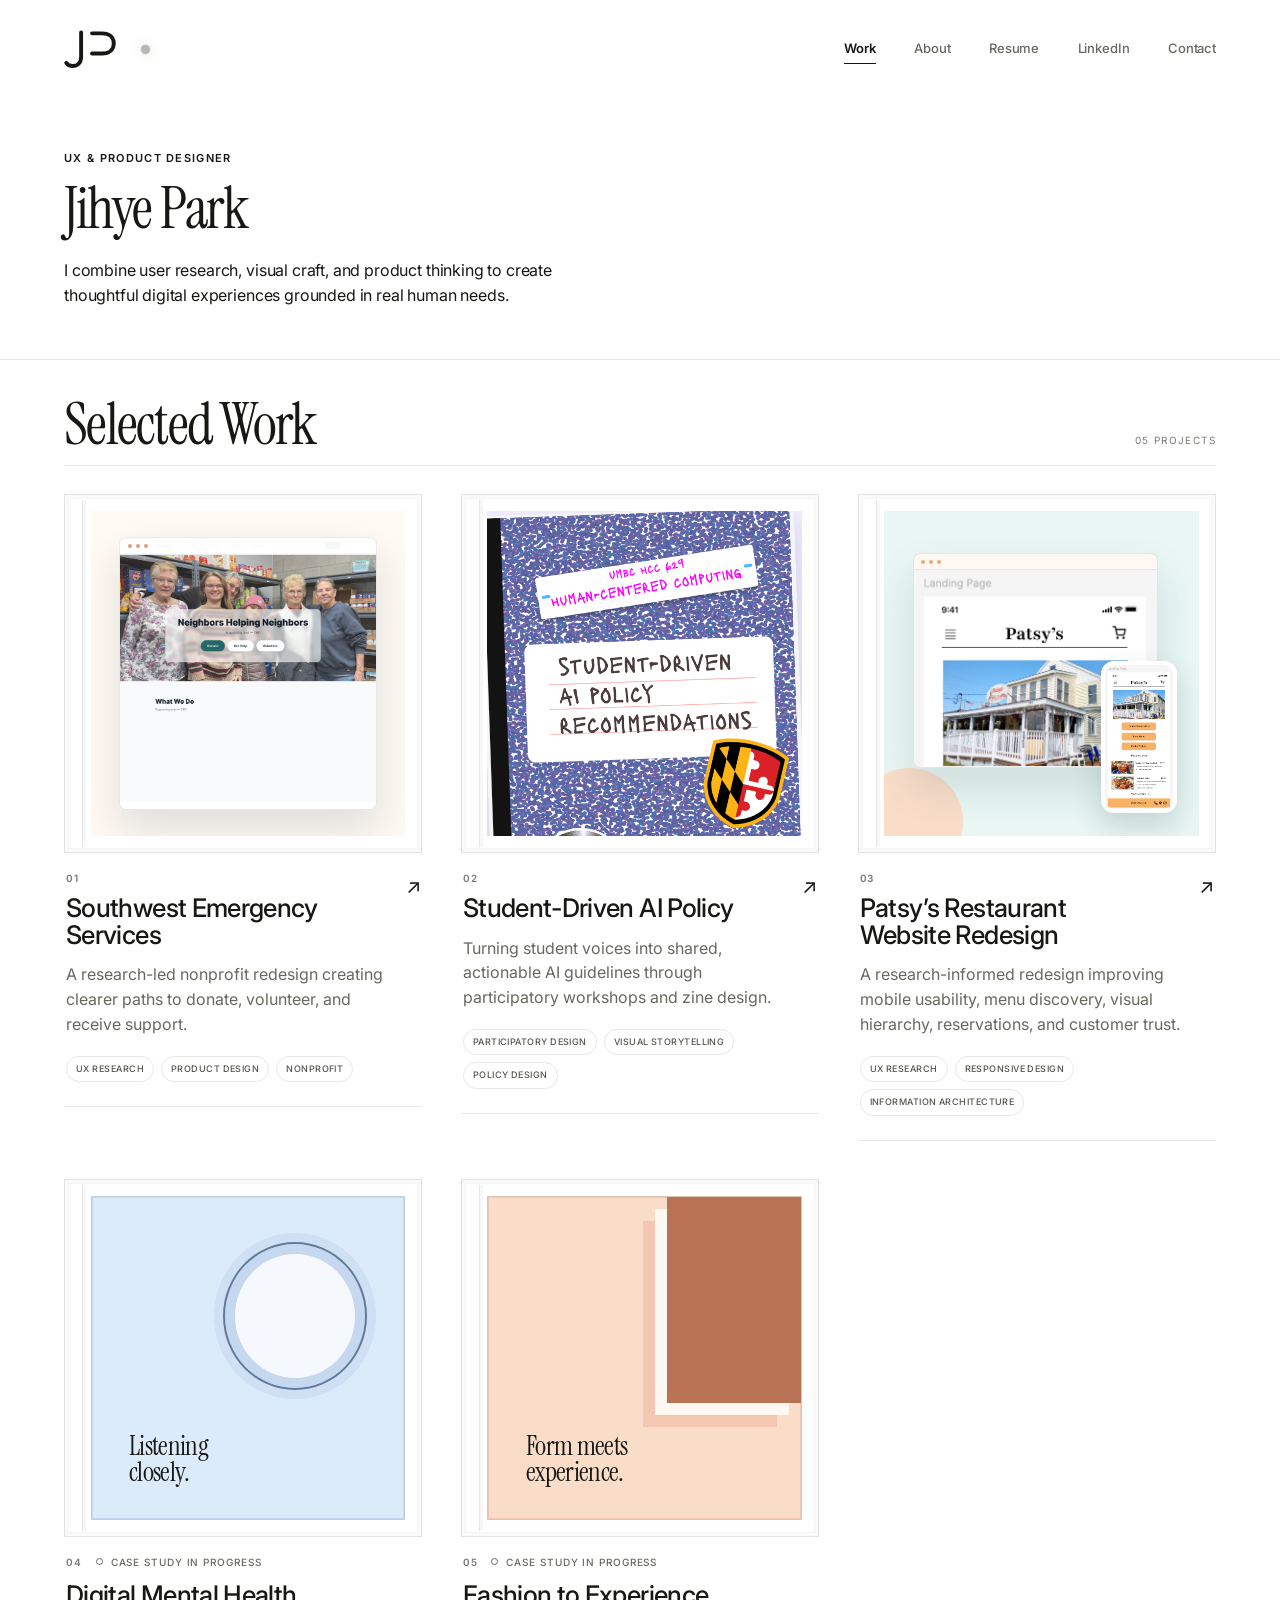
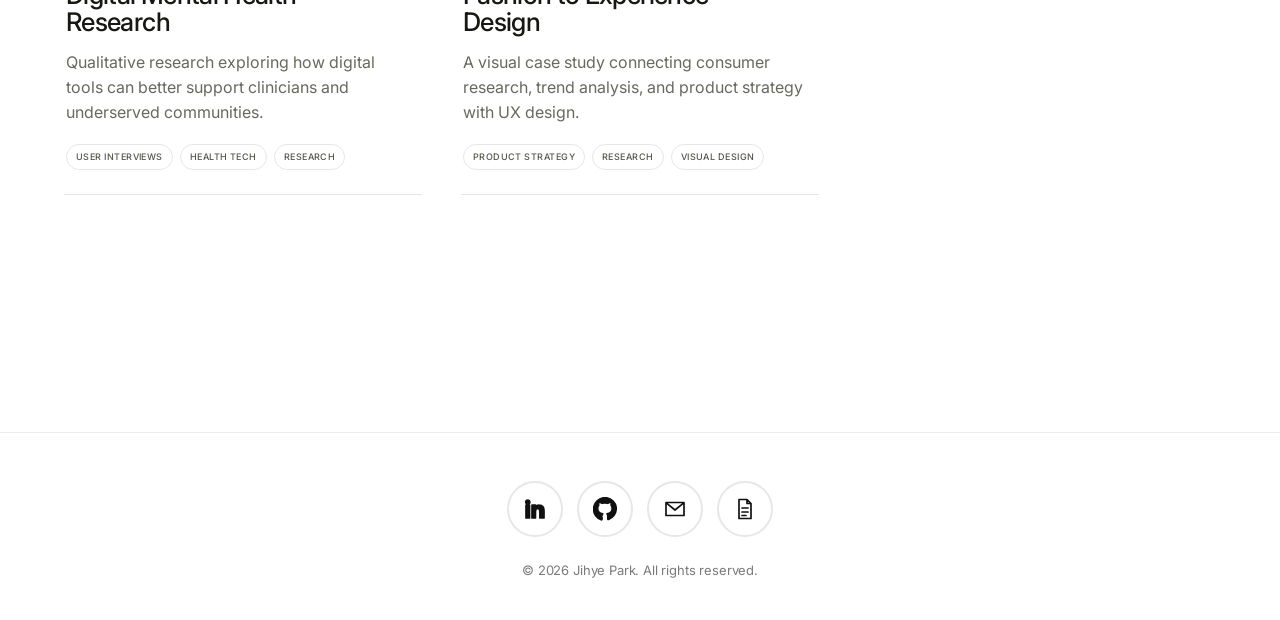
<file: index.html>
<!doctype html>
<html lang="en">
<head>
  <meta charset="utf-8">
  <meta name="viewport" content="width=device-width, initial-scale=1">
  <meta name="description" content="A UX and Product Designer portfolio focused on thoughtful, human-centered digital experiences.">
  <meta name="theme-color" content="#f3f1eb">
  <title>Jihye Park — UX & Product Designer</title>
  <link rel="preconnect" href="https://fonts.googleapis.com">
  <link rel="preconnect" href="https://fonts.gstatic.com" crossorigin>
  <link href="https://fonts.googleapis.com/css2?family=Instrument+Serif:ital@0;1&family=Inter:wght@400;500;600&display=swap" rel="stylesheet">
  <link rel="stylesheet" href="styles.css">
  <script src="script.js" defer></script>
</head>
<body class="home-page">
  <a class="skip-link" href="#main">Skip to content</a>

  <header class="site-header" data-header>
    <div class="brand-lockup">
      <a class="site-logo" href="index.html" aria-label="Jihye Park home" aria-current="page">
        <svg class="site-logo-mark" viewBox="0 0 72 64" role="img" aria-labelledby="jp-logo-title">
          <title id="jp-logo-title">Jihye Park</title>
          <path d="M22 11v31c0 8-4.5 12-11 12-3.5 0-6.5-1.5-8-4" />
          <path d="M36 12h13c9 0 15 5 15 13s-6 13-15 13H36" />
        </svg>
      </a>
      <span class="cursor-orb" aria-hidden="true">
        <span class="cursor-orb__core"></span>
        <span class="cursor-orb__glow"></span>
      </span>
    </div>
    <button class="menu-toggle" type="button" aria-expanded="false" aria-controls="site-nav">
      <span class="sr-only">Toggle navigation</span>
      <span></span><span></span>
    </button>
    <nav id="site-nav" class="site-nav" aria-label="Main navigation">
      <a href="#work" aria-current="location">Work</a>
      <a href="about.html">About</a>
      <a href="assets/documents/jihye-park-resume.pdf">Resume</a>
      <a href="https://www.linkedin.com/in/jihye-park840221" target="_blank" rel="noopener noreferrer">LinkedIn</a>
      <a href="mailto:jihyep1@umbc.edu">Contact</a>
    </nav>
  </header>

  <main id="main">
    <section class="home-intro" id="top" aria-labelledby="hero-title">
      <p class="eyebrow reveal">UX &amp; Product Designer</p>
      <h1 id="hero-title" class="reveal">Jihye Park</h1>
      <p class="home-intro-primary reveal">I combine user research, visual craft, and product thinking to create thoughtful digital experiences grounded in real human needs.</p>
    </section>

    <section class="home-work" id="work" aria-labelledby="work-title">
      <div class="home-work-heading reveal">
        <h2 id="work-title">Selected Work</h2>
        <p>05 Projects</p>
      </div>

      <div class="project-grid">
        <article class="project-card project-card--sage reveal" data-orb-color="#7FAE9A">
          <a href="projects/case-study-one.html" aria-label="View Southwest Emergency Services case study">
            <div class="project-visual">
              <div class="project-frame">
                <span class="project-frame-spine" aria-hidden="true"></span>
                <div class="project-art project-art--swes">
                  <div class="swes-landing-preview">
                    <span class="swes-landing-toolbar" aria-hidden="true"><i></i><i></i><i></i></span>
                    <img src="assets/images/swes/final-homepage.jpg" alt="Southwest Emergency Services redesigned website landing page">
                  </div>
                </div>
              </div>
            </div>
            <div class="project-info">
              <div>
                <span class="project-number">01</span>
                <h3>Southwest Emergency Services</h3>
                <p>A research-led nonprofit redesign creating clearer paths to donate, volunteer, and receive support.</p>
                <ul class="project-tags" aria-label="Project categories"><li>UX Research</li><li>Product Design</li><li>Nonprofit</li></ul>
              </div>
              <span class="project-arrow" aria-hidden="true">↗</span>
            </div>
          </a>
        </article>

        <article class="project-card project-card--student-ai reveal" data-orb-color="#9B8FE3">
          <a href="projects/student-driven-ai.html" aria-label="View Student-Driven AI Policy case study">
            <div class="project-visual">
              <div class="project-frame">
                <span class="project-frame-spine" aria-hidden="true"></span>
                <div class="project-art project-art--student-ai">
                  <span class="zine-paper-layer zine-paper-layer--back" aria-hidden="true"></span>
                  <span class="zine-paper-layer zine-paper-layer--middle" aria-hidden="true"></span>
                  <img src="assets/images/student-ai-zine-cover.png" alt="Student-Driven AI Policy Recommendations zine cover" class="zine-cover-image">
                </div>
              </div>
            </div>
            <div class="project-info">
              <div>
                <span class="project-number">02</span>
                <h3>Student-Driven AI Policy</h3>
                <p>Turning student voices into shared, actionable AI guidelines through participatory workshops and zine design.</p>
                <ul class="project-tags" aria-label="Project categories"><li>Participatory Design</li><li>Visual Storytelling</li><li>Policy Design</li></ul>
              </div>
              <span class="project-arrow" aria-hidden="true">↗</span>
            </div>
          </a>
        </article>

        <article class="project-card project-card--patsys reveal" data-orb-color="#E8C98F">
          <a href="projects/patsys-redesign.html" aria-label="View Patsy’s Restaurant Website Redesign case study">
            <div class="project-visual">
              <div class="project-frame">
                <span class="project-frame-spine" aria-hidden="true"></span>
                <div class="project-art project-art--patsys">
                  <div class="browser-mockup">
                    <div class="browser-toolbar" aria-hidden="true"><span></span><span></span><span></span></div>
                    <img src="assets/images/patsys-project-source.png" alt="Patsy’s Restaurant redesigned website interface" class="patsys-desktop-image">
                  </div>
                  <div class="mobile-mockup" aria-hidden="true">
                    <img src="assets/images/patsys-project-source.png" alt="" class="patsys-mobile-image">
                  </div>
                </div>
              </div>
            </div>
            <div class="project-info">
              <div>
                <span class="project-number">03</span>
                <h3>Patsy’s Restaurant Website Redesign</h3>
                <p>A research-informed redesign improving mobile usability, menu discovery, visual hierarchy, reservations, and customer trust.</p>
                <ul class="project-tags" aria-label="Project categories"><li>UX Research</li><li>Responsive Design</li><li>Information Architecture</li></ul>
              </div>
              <span class="project-arrow" aria-hidden="true">↗</span>
            </div>
          </a>
        </article>

        <article class="project-card project-card--blue project-card--in-progress reveal" id="digital-mental-health" aria-labelledby="digital-mental-health-title">
          <div class="project-preview">
            <div class="project-visual">
              <div class="project-frame">
                <span class="project-frame-spine" aria-hidden="true"></span>
                <div class="project-cover project-cover--health" role="img" aria-label="Digital Mental Health Research project cover">
                  <span>Listening<br>closely.</span>
                  <i aria-hidden="true"></i>
                </div>
              </div>
            </div>
            <div class="project-info">
              <div>
                <div class="project-meta"><span class="project-number">04</span><span class="project-status">Case study in progress</span></div>
                <h3 id="digital-mental-health-title">Digital Mental Health Research</h3>
                <p>Qualitative research exploring how digital tools can better support clinicians and underserved communities.</p>
                <ul class="project-tags" aria-label="Project categories"><li>User Interviews</li><li>Health Tech</li><li>Research</li></ul>
              </div>
            </div>
          </div>
        </article>

        <article class="project-card project-card--clay project-card--in-progress reveal" id="fashion-to-experience" aria-labelledby="fashion-to-experience-title">
          <div class="project-preview">
            <div class="project-visual">
              <div class="project-frame">
                <span class="project-frame-spine" aria-hidden="true"></span>
                <div class="project-cover project-cover--fashion" role="img" aria-label="Fashion to Experience Design project cover">
                  <span>Form meets<br>experience.</span>
                  <i aria-hidden="true"></i>
                </div>
              </div>
            </div>
            <div class="project-info">
              <div>
                <div class="project-meta"><span class="project-number">05</span><span class="project-status">Case study in progress</span></div>
                <h3 id="fashion-to-experience-title">Fashion to Experience Design</h3>
                <p>A visual case study connecting consumer research, trend analysis, and product strategy with UX design.</p>
                <ul class="project-tags" aria-label="Project categories"><li>Product Strategy</li><li>Research</li><li>Visual Design</li></ul>
              </div>
            </div>
          </div>
        </article>

      </div>
    </section>
  </main>

  <footer class="site-footer">
    <div class="footer-inner">
      <nav class="footer-socials" aria-label="Social links">
        <a class="footer-social-icon" href="https://www.linkedin.com/in/jihye-park840221" target="_blank" rel="noopener noreferrer" aria-label="Visit Jihye Park's LinkedIn profile">
          <svg viewBox="0 0 24 24" aria-hidden="true"><path fill="currentColor" d="M6.5 8.2H3V21h3.5V8.2ZM4.75 3A2.06 2.06 0 1 0 4.75 7.12 2.06 2.06 0 0 0 4.75 3ZM21 13.66c0-3.86-2.06-5.66-4.8-5.66a4.15 4.15 0 0 0-3.75 2.06V8.2H9V21h3.45v-6.34c0-1.67.32-3.29 2.39-3.29 2.04 0 2.06 1.91 2.06 3.4V21H21v-7.34Z"/></svg>
        </a>
        <a class="footer-social-icon" href="https://github.com/zhyepark" target="_blank" rel="noopener noreferrer" aria-label="Visit Jihye Park's GitHub profile">
          <svg viewBox="0 0 24 24" aria-hidden="true"><path fill="currentColor" d="M12 .7C5.7.7.6 5.8.6 12.1c0 5 3.2 9.2 7.6 10.7.6.1.8-.2.8-.6v-2.2c-3.1.7-3.8-1.3-3.8-1.3-.5-1.3-1.2-1.7-1.2-1.7-1-.7.1-.7.1-.7 1.1.1 1.7 1.1 1.7 1.1 1 1.7 2.6 1.2 3.2.9.1-.7.4-1.2.7-1.5-2.5-.3-5.1-1.2-5.1-5.6 0-1.2.4-2.3 1.1-3.1-.1-.3-.5-1.4.1-3 0 0 .9-.3 3.2 1.2.9-.3 1.9-.4 2.9-.4 1 0 2 .1 2.9.4 2.2-1.5 3.2-1.2 3.2-1.2.6 1.6.2 2.7.1 3 .7.8 1.1 1.9 1.1 3.1 0 4.4-2.7 5.3-5.2 5.6.4.3.8 1 .8 2v3c0 .4.2.8.8.6 4.4-1.5 7.6-5.7 7.6-10.7C23.4 5.8 18.3.7 12 .7Z"/></svg>
        </a>
        <a class="footer-social-icon" href="mailto:jihyep1@umbc.edu" aria-label="Email Jihye Park">
          <svg viewBox="0 0 24 24" aria-hidden="true"><path d="M3 5.5h18v13H3zM3.8 6.3 12 13l8.2-6.7"/></svg>
        </a>
        <a class="footer-social-icon" href="assets/documents/jihye-park-resume.pdf" aria-label="Open Jihye Park's resume">
          <svg viewBox="0 0 24 24" aria-hidden="true"><path d="M6 2.5h8l4 4v15H6zM14 2.5v4h4M9 11h6M9 15h6M9 18.5h4"/></svg>
        </a>
      </nav>
      <p class="footer-copyright">© 2026 Jihye Park. All rights reserved.</p>
    </div>
  </footer>
</body>
</html>
</file>
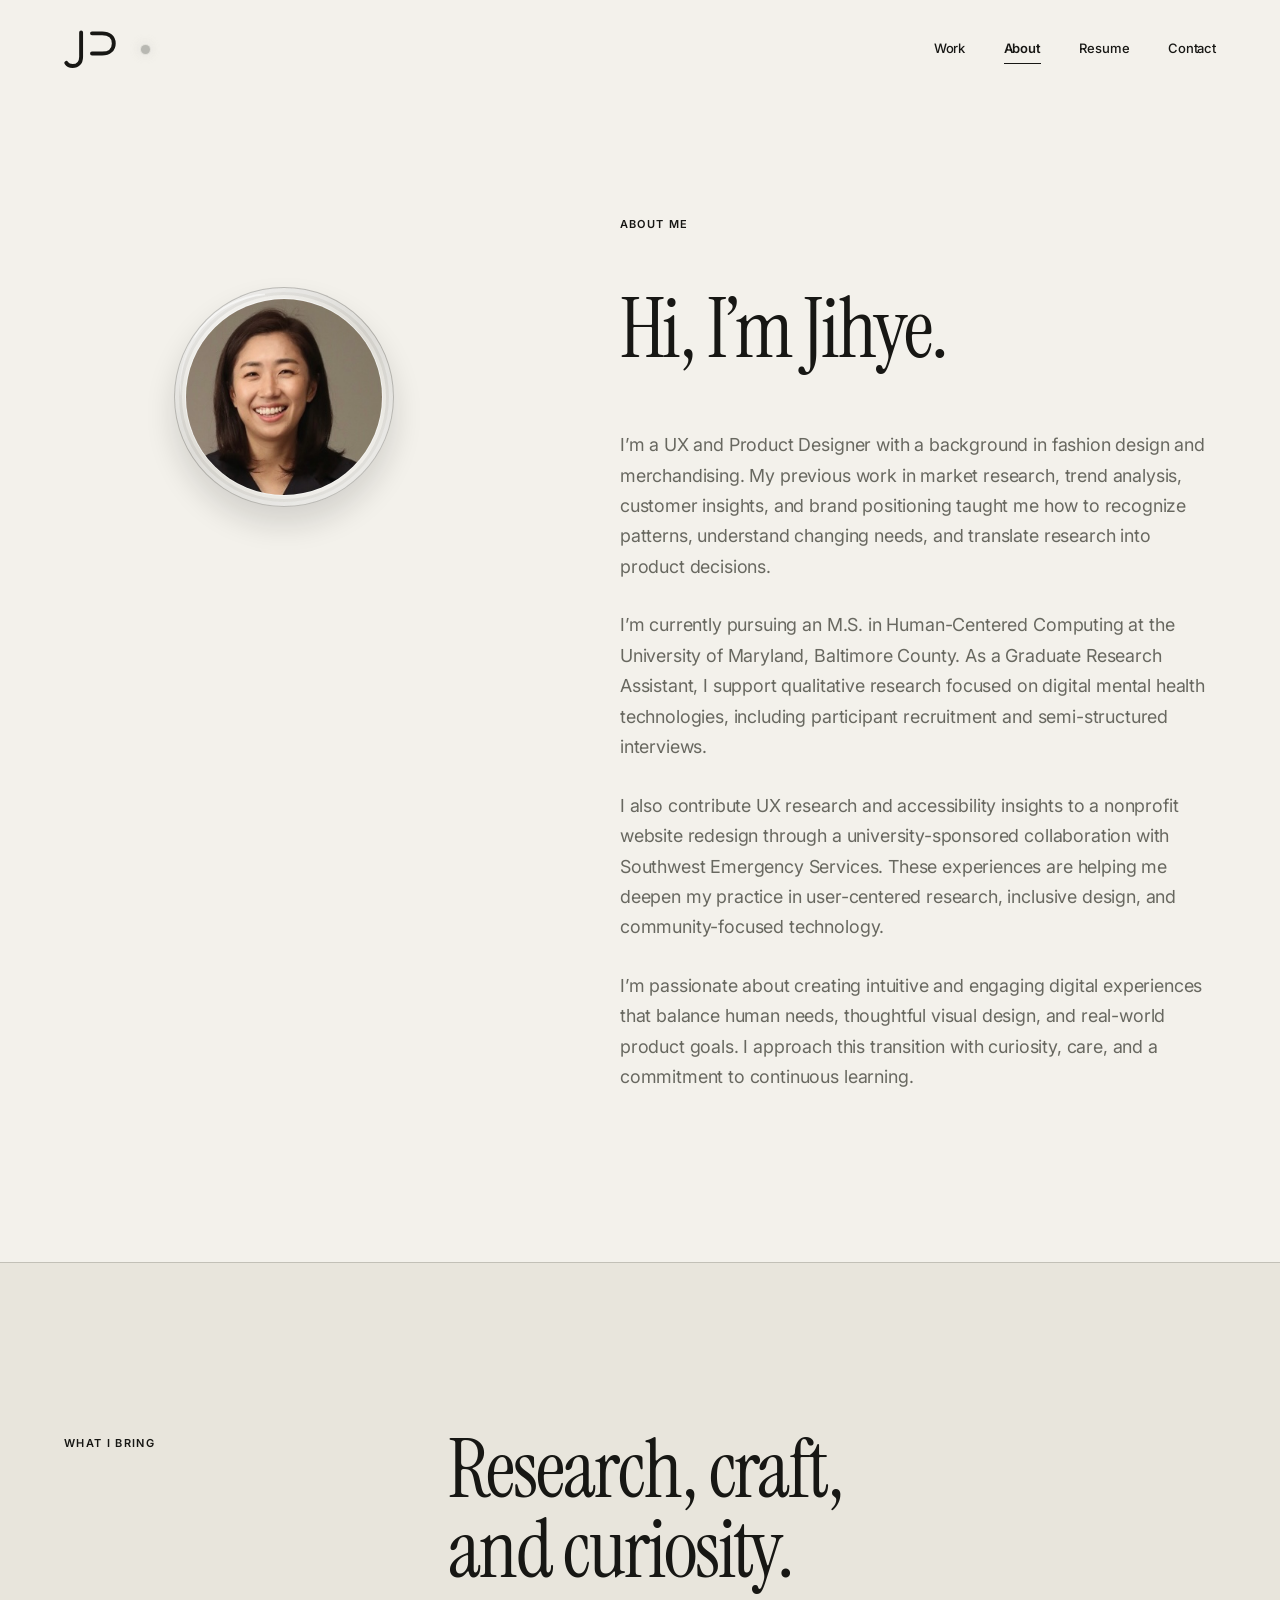
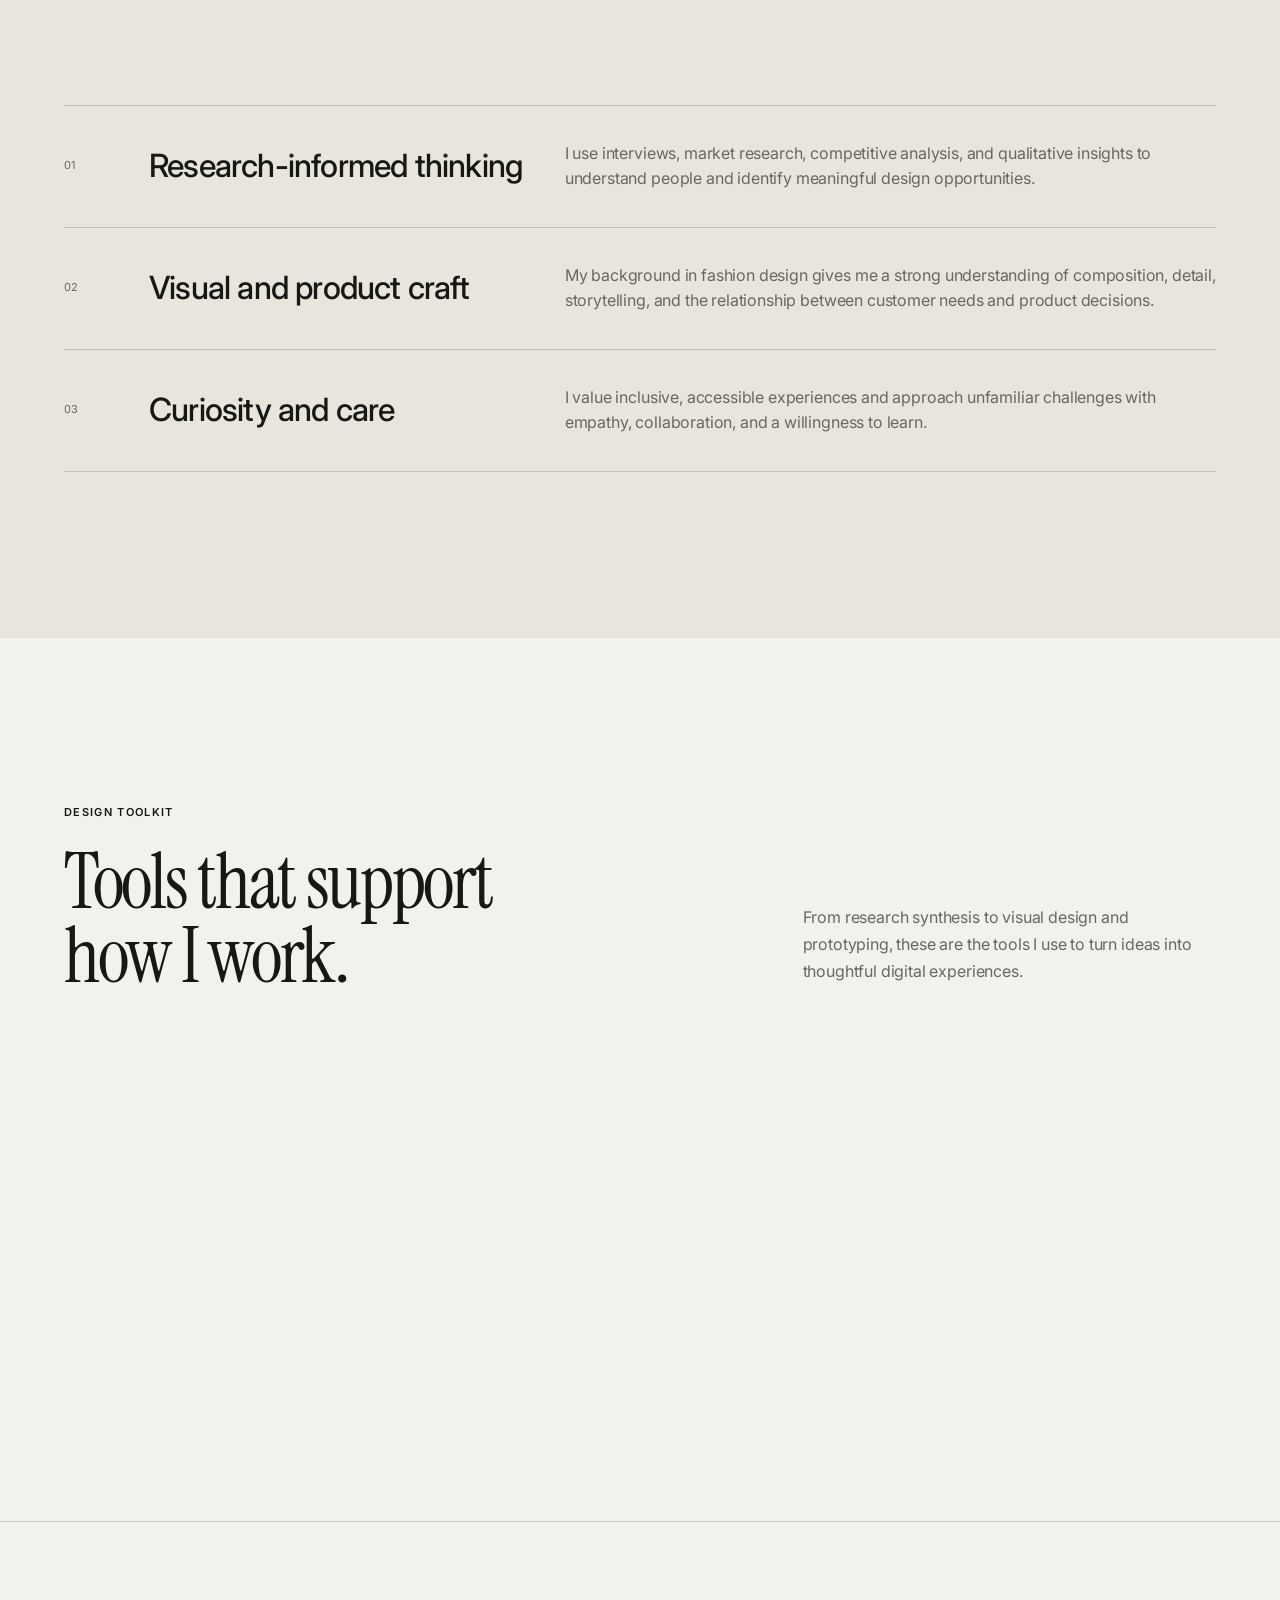
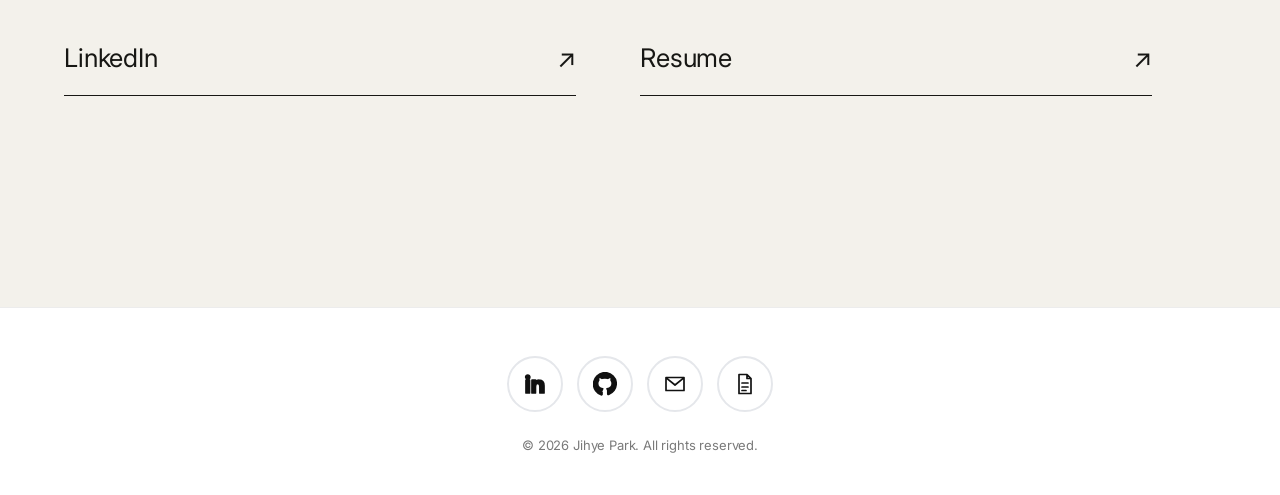
<file: about.html>
<!doctype html>
<html lang="en">
<head>
  <meta charset="utf-8">
  <meta name="viewport" content="width=device-width, initial-scale=1">
  <meta name="description" content="About Jihye Park, a UX and Product Designer with a background in fashion design and merchandising.">
  <meta name="theme-color" content="#f3f1eb">
  <title>About — Jihye Park</title>
  <link rel="preconnect" href="https://fonts.googleapis.com">
  <link rel="preconnect" href="https://fonts.gstatic.com" crossorigin>
  <link href="https://fonts.googleapis.com/css2?family=Instrument+Serif:ital@0;1&family=Inter:wght@400;500;600&display=swap" rel="stylesheet">
  <link rel="stylesheet" href="styles.css">
  <script src="script.js" defer></script>
</head>
<body class="about-page">
  <a class="skip-link" href="#main">Skip to content</a>

  <header class="site-header" data-header>
    <div class="brand-lockup">
      <a class="site-logo" href="index.html" aria-label="Jihye Park home">
        <svg class="site-logo-mark" viewBox="0 0 72 64" role="img" aria-labelledby="jp-logo-title">
          <title id="jp-logo-title">Jihye Park</title>
          <path d="M22 11v31c0 8-4.5 12-11 12-3.5 0-6.5-1.5-8-4" />
          <path d="M36 12h13c9 0 15 5 15 13s-6 13-15 13H36" />
        </svg>
      </a>
      <span class="cursor-orb" aria-hidden="true">
        <span class="cursor-orb__core"></span>
        <span class="cursor-orb__glow"></span>
      </span>
    </div>
    <button class="menu-toggle" type="button" aria-expanded="false" aria-controls="site-nav">
      <span class="sr-only">Toggle navigation</span>
      <span></span><span></span>
    </button>
    <nav id="site-nav" class="site-nav" aria-label="Main navigation">
      <a href="index.html#work">Work</a>
      <a href="about.html" aria-current="page">About</a>
      <a href="assets/documents/jihye-park-resume.pdf">Resume</a>
      <a href="index.html#contact">Contact</a>
    </nav>
  </header>

  <main id="main">
    <section class="about-hero" aria-labelledby="about-title">
      <div class="about-cd-portrait reveal">
        <div class="about-cd-ring">
          <img
            src="assets/images/jihye-park-profile.jpeg"
            alt="Portrait of Jihye Park"
            class="about-cd-image"
          />
        </div>
      </div>

      <div class="about-story">
        <p class="eyebrow reveal">About me</p>
        <h1 id="about-title" class="reveal">Hi, I’m Jihye.</h1>
        <div class="about-biography reveal">
          <p>I’m a UX and Product Designer with a background in fashion design and merchandising. My previous work in market research, trend analysis, customer insights, and brand positioning taught me how to recognize patterns, understand changing needs, and translate research into product decisions.</p>
          <p>I’m currently pursuing an M.S. in Human-Centered Computing at the University of Maryland, Baltimore County. As a Graduate Research Assistant, I support qualitative research focused on digital mental health technologies, including participant recruitment and semi-structured interviews.</p>
          <p>I also contribute UX research and accessibility insights to a nonprofit website redesign through a university-sponsored collaboration with Southwest Emergency Services. These experiences are helping me deepen my practice in user-centered research, inclusive design, and community-focused technology.</p>
          <p>I’m passionate about creating intuitive and engaging digital experiences that balance human needs, thoughtful visual design, and real-world product goals. I approach this transition with curiosity, care, and a commitment to continuous learning.</p>
        </div>
      </div>
    </section>

    <section class="about-values section" aria-labelledby="values-title">
      <div class="section-heading reveal">
        <p class="eyebrow">What I bring</p>
        <h2 id="values-title">Research, craft,<br>and curiosity.</h2>
      </div>
      <div class="skills-list">
        <div class="skill-row reveal"><span>01</span><h3>Research-informed thinking</h3><p>I use interviews, market research, competitive analysis, and qualitative insights to understand people and identify meaningful design opportunities.</p></div>
        <div class="skill-row reveal"><span>02</span><h3>Visual and product craft</h3><p>My background in fashion design gives me a strong understanding of composition, detail, storytelling, and the relationship between customer needs and product decisions.</p></div>
        <div class="skill-row reveal"><span>03</span><h3>Curiosity and care</h3><p>I value inclusive, accessible experiences and approach unfamiliar challenges with empathy, collaboration, and a willingness to learn.</p></div>
      </div>
    </section>

    <section class="about-toolkit" aria-labelledby="toolkit-title">
      <div class="about-toolkit-heading reveal">
        <p class="eyebrow">Design toolkit</p>
        <h2 id="toolkit-title">Tools that support<br>how I work.</h2>
        <p>From research synthesis to visual design and prototyping, these are the tools I use to turn ideas into thoughtful digital experiences.</p>
      </div>

      <div class="tool-marquee" role="region" aria-label="Design and research tools">
        <div class="tool-marquee-track">
          <ul class="tool-marquee-group">
            <li class="tool-card tool-card--figma"><span class="tool-icon" aria-hidden="true"><svg viewBox="0 0 40 40"><path d="M12 4h8v8h-8a4 4 0 0 1 0-8Zm8 0h8a4 4 0 0 1 0 8h-8V4Zm-8 8h8v8h-8a4 4 0 0 1 0-8Zm8 0h4a4 4 0 1 1-4 4v-4Zm-8 8h8v4a4 4 0 1 1-8-4Z"/></svg></span><span>Figma</span></li>
            <li class="tool-card tool-card--illustrator"><span class="tool-icon" aria-hidden="true">Ai</span><span>Illustrator</span></li>
            <li class="tool-card tool-card--framer"><span class="tool-icon" aria-hidden="true"><svg viewBox="0 0 40 40"><path d="M8 5h24L20 17H8V5Zm0 12h12l12 12H20v6L8 23v-6Z"/></svg></span><span>Framer</span></li>
            <li class="tool-card tool-card--claude"><span class="tool-icon" aria-hidden="true">C</span><span>Claude</span></li>
            <li class="tool-card tool-card--github"><span class="tool-icon" aria-hidden="true"><svg viewBox="0 0 40 40"><path d="M20 4a16 16 0 0 0-5.1 31.2c.8.1 1.1-.3 1.1-.8v-3c-4.5 1-5.5-1.9-5.5-1.9-.7-1.9-1.8-2.4-1.8-2.4-1.5-1 .1-1 .1-1 1.6.1 2.5 1.7 2.5 1.7 1.5 2.5 3.8 1.8 4.7 1.4.1-1.1.6-1.8 1-2.2-3.6-.4-7.4-1.8-7.4-7.9 0-1.7.6-3.2 1.7-4.4-.2-.4-.7-2.1.2-4.3 0 0 1.4-.4 4.4 1.7a15 15 0 0 1 8 0c3.1-2.1 4.4-1.7 4.4-1.7.9 2.2.3 3.9.2 4.3a6.4 6.4 0 0 1 1.7 4.4c0 6.1-3.8 7.5-7.4 7.9.6.5 1.1 1.5 1.1 3v4.4c0 .5.3.9 1.1.8A16 16 0 0 0 20 4Z"/></svg></span><span>GitHub</span></li>
            <li class="tool-card tool-card--codex"><span class="tool-icon" aria-hidden="true">&lt;/&gt;</span><span>Codex</span></li>
            <li class="tool-card tool-card--miro"><span class="tool-icon" aria-hidden="true">M</span><span>Miro</span></li>
            <li class="tool-card tool-card--office"><span class="tool-icon" aria-hidden="true"><svg viewBox="0 0 40 40"><path d="M5 5h13v13H5V5Zm17 0h13v13H22V5ZM5 22h13v13H5V22Zm17 0h13v13H22V22Z"/></svg></span><span>Microsoft Office</span></li>
          </ul>
          <ul class="tool-marquee-group" aria-hidden="true">
            <li class="tool-card tool-card--figma"><span class="tool-icon"><svg viewBox="0 0 40 40"><path d="M12 4h8v8h-8a4 4 0 0 1 0-8Zm8 0h8a4 4 0 0 1 0 8h-8V4Zm-8 8h8v8h-8a4 4 0 0 1 0-8Zm8 0h4a4 4 0 1 1-4 4v-4Zm-8 8h8v4a4 4 0 1 1-8-4Z"/></svg></span><span>Figma</span></li>
            <li class="tool-card tool-card--illustrator"><span class="tool-icon">Ai</span><span>Illustrator</span></li>
            <li class="tool-card tool-card--framer"><span class="tool-icon"><svg viewBox="0 0 40 40"><path d="M8 5h24L20 17H8V5Zm0 12h12l12 12H20v6L8 23v-6Z"/></svg></span><span>Framer</span></li>
            <li class="tool-card tool-card--claude"><span class="tool-icon">C</span><span>Claude</span></li>
            <li class="tool-card tool-card--github"><span class="tool-icon"><svg viewBox="0 0 40 40"><path d="M20 4a16 16 0 0 0-5.1 31.2c.8.1 1.1-.3 1.1-.8v-3c-4.5 1-5.5-1.9-5.5-1.9-.7-1.9-1.8-2.4-1.8-2.4-1.5-1 .1-1 .1-1 1.6.1 2.5 1.7 2.5 1.7 1.5 2.5 3.8 1.8 4.7 1.4.1-1.1.6-1.8 1-2.2-3.6-.4-7.4-1.8-7.4-7.9 0-1.7.6-3.2 1.7-4.4-.2-.4-.7-2.1.2-4.3 0 0 1.4-.4 4.4 1.7a15 15 0 0 1 8 0c3.1-2.1 4.4-1.7 4.4-1.7.9 2.2.3 3.9.2 4.3a6.4 6.4 0 0 1 1.7 4.4c0 6.1-3.8 7.5-7.4 7.9.6.5 1.1 1.5 1.1 3v4.4c0 .5.3.9 1.1.8A16 16 0 0 0 20 4Z"/></svg></span><span>GitHub</span></li>
            <li class="tool-card tool-card--codex"><span class="tool-icon">&lt;/&gt;</span><span>Codex</span></li>
            <li class="tool-card tool-card--miro"><span class="tool-icon">M</span><span>Miro</span></li>
            <li class="tool-card tool-card--office"><span class="tool-icon"><svg viewBox="0 0 40 40"><path d="M5 5h13v13H5V5Zm17 0h13v13H22V5ZM5 22h13v13H5V22Zm17 0h13v13H22V22Z"/></svg></span><span>Microsoft Office</span></li>
          </ul>
        </div>
      </div>
    </section>

    <section class="about-links" aria-label="Connect with Jihye">
      <a href="https://www.linkedin.com/in/jihye-park840221" target="_blank" rel="noopener noreferrer">LinkedIn <span aria-hidden="true">↗</span></a>
      <a href="assets/documents/jihye-park-resume.pdf">Resume <span aria-hidden="true">↗</span></a>
    </section>

    <footer class="site-footer">
      <div class="footer-inner">
        <nav class="footer-socials" aria-label="Social links">
          <a class="footer-social-icon" href="https://www.linkedin.com/in/jihye-park840221" target="_blank" rel="noopener noreferrer" aria-label="Visit Jihye Park's LinkedIn profile"><svg viewBox="0 0 24 24" aria-hidden="true"><path fill="currentColor" d="M6.5 8.2H3V21h3.5V8.2ZM4.75 3A2.06 2.06 0 1 0 4.75 7.12 2.06 2.06 0 0 0 4.75 3ZM21 13.66c0-3.86-2.06-5.66-4.8-5.66a4.15 4.15 0 0 0-3.75 2.06V8.2H9V21h3.45v-6.34c0-1.67.32-3.29 2.39-3.29 2.04 0 2.06 1.91 2.06 3.4V21H21v-7.34Z"/></svg></a>
          <a class="footer-social-icon" href="https://github.com/zhyepark" target="_blank" rel="noopener noreferrer" aria-label="Visit Jihye Park's GitHub profile"><svg viewBox="0 0 24 24" aria-hidden="true"><path fill="currentColor" d="M12 .7C5.7.7.6 5.8.6 12.1c0 5 3.2 9.2 7.6 10.7.6.1.8-.2.8-.6v-2.2c-3.1.7-3.8-1.3-3.8-1.3-.5-1.3-1.2-1.7-1.2-1.7-1-.7.1-.7.1-.7 1.1.1 1.7 1.1 1.7 1.1 1 1.7 2.6 1.2 3.2.9.1-.7.4-1.2.7-1.5-2.5-.3-5.1-1.2-5.1-5.6 0-1.2.4-2.3 1.1-3.1-.1-.3-.5-1.4.1-3 0 0 .9-.3 3.2 1.2.9-.3 1.9-.4 2.9-.4 1 0 2 .1 2.9.4 2.2-1.5 3.2-1.2 3.2-1.2.6 1.6.2 2.7.1 3 .7.8 1.1 1.9 1.1 3.1 0 4.4-2.7 5.3-5.2 5.6.4.3.8 1 .8 2v3c0 .4.2.8.8.6 4.4-1.5 7.6-5.7 7.6-10.7C23.4 5.8 18.3.7 12 .7Z"/></svg></a>
          <a class="footer-social-icon" href="mailto:jihyep1@umbc.edu" aria-label="Email Jihye Park"><svg viewBox="0 0 24 24" aria-hidden="true"><path d="M3 5.5h18v13H3zM3.8 6.3 12 13l8.2-6.7"/></svg></a>
          <a class="footer-social-icon" href="assets/documents/jihye-park-resume.pdf" aria-label="Open Jihye Park's resume"><svg viewBox="0 0 24 24" aria-hidden="true"><path d="M6 2.5h8l4 4v15H6zM14 2.5v4h4M9 11h6M9 15h6M9 18.5h4"/></svg></a>
        </nav>
        <p class="footer-copyright">© 2026 Jihye Park. All rights reserved.</p>
      </div>
    </footer>
  </main>
</body>
</html>
</file>
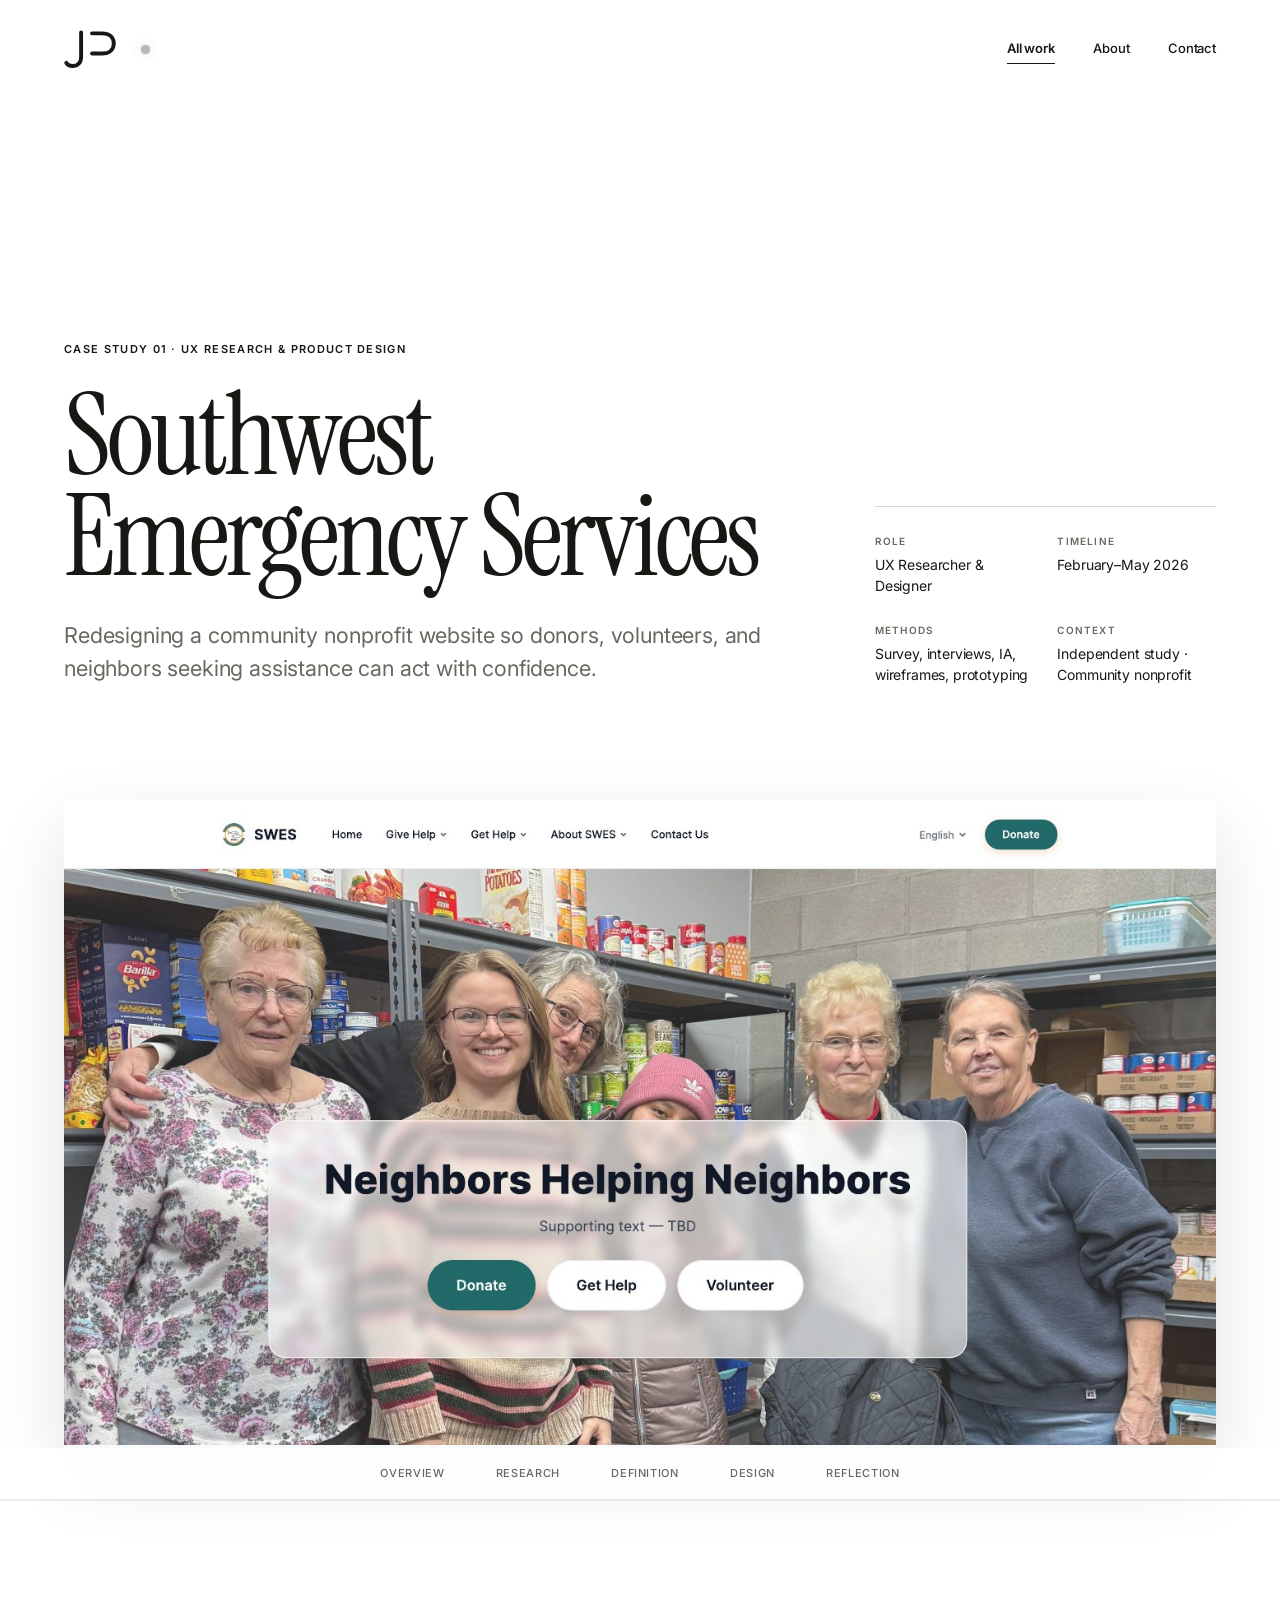
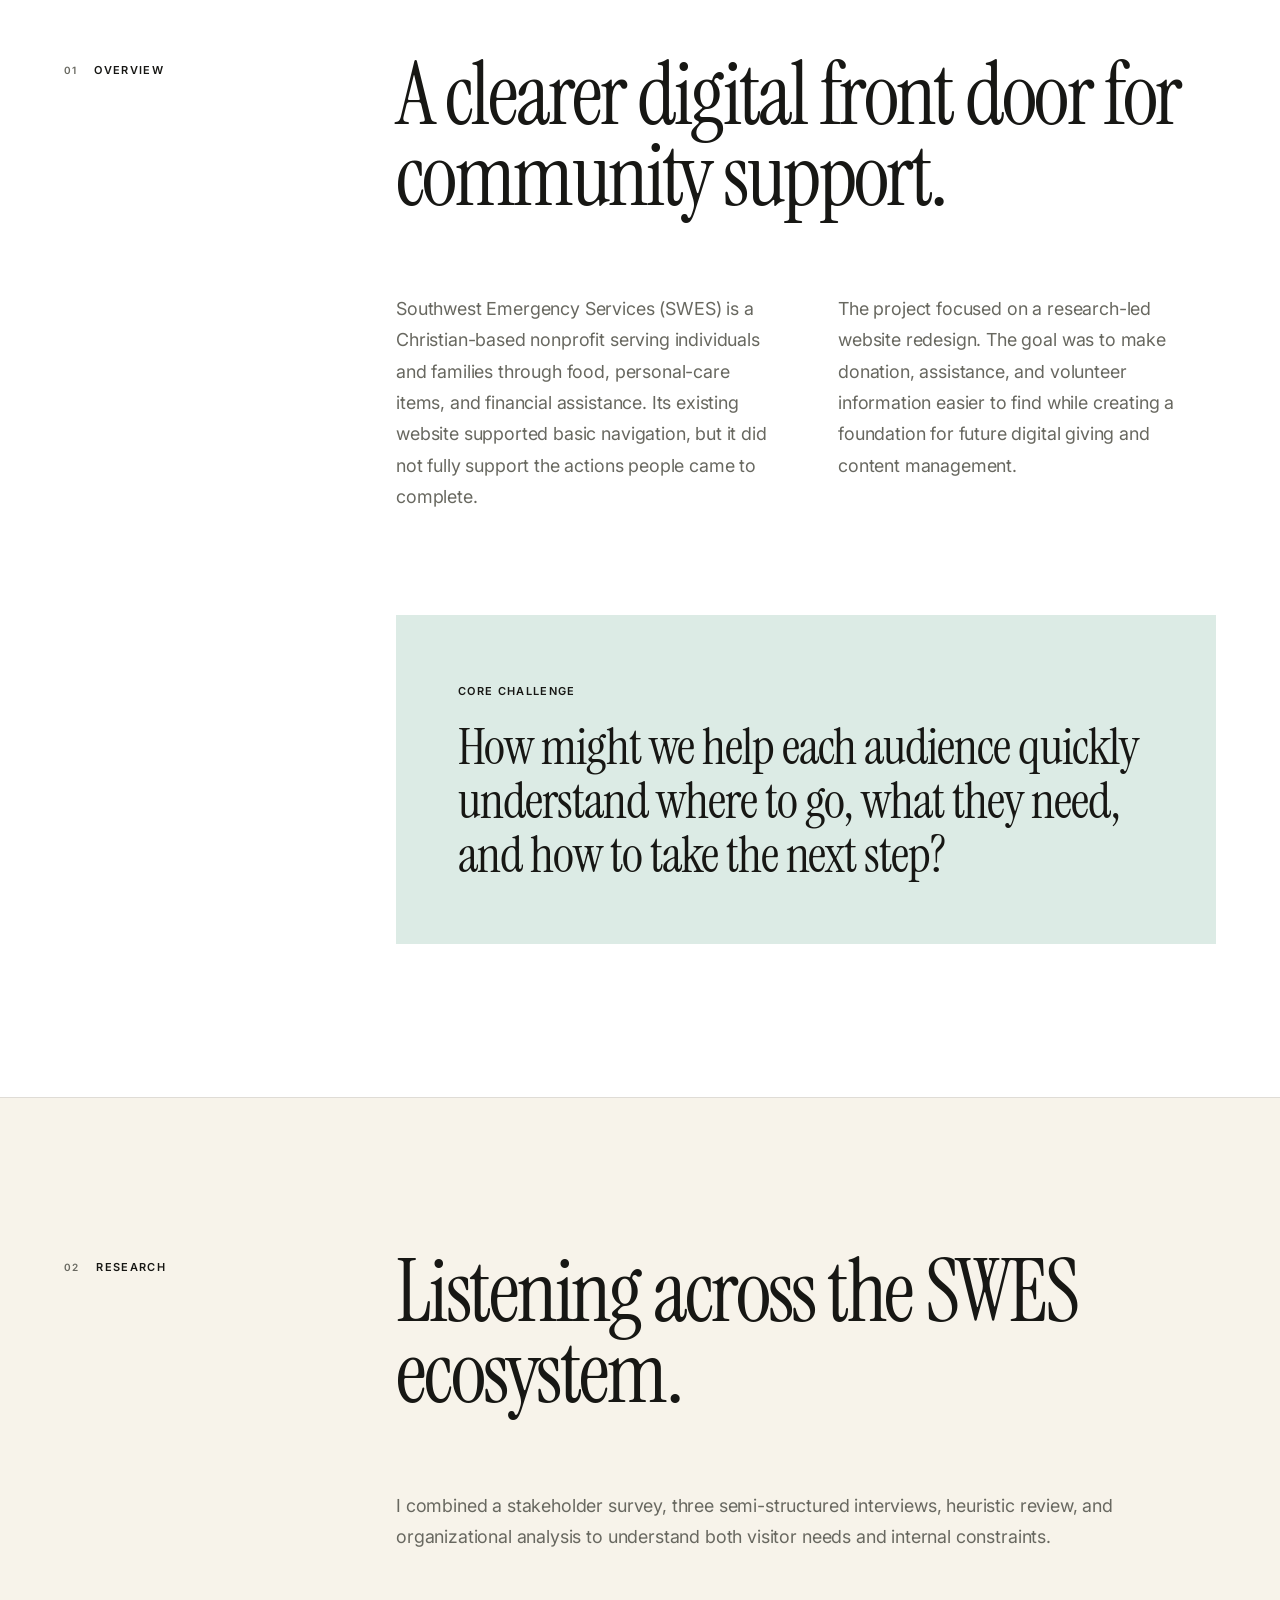
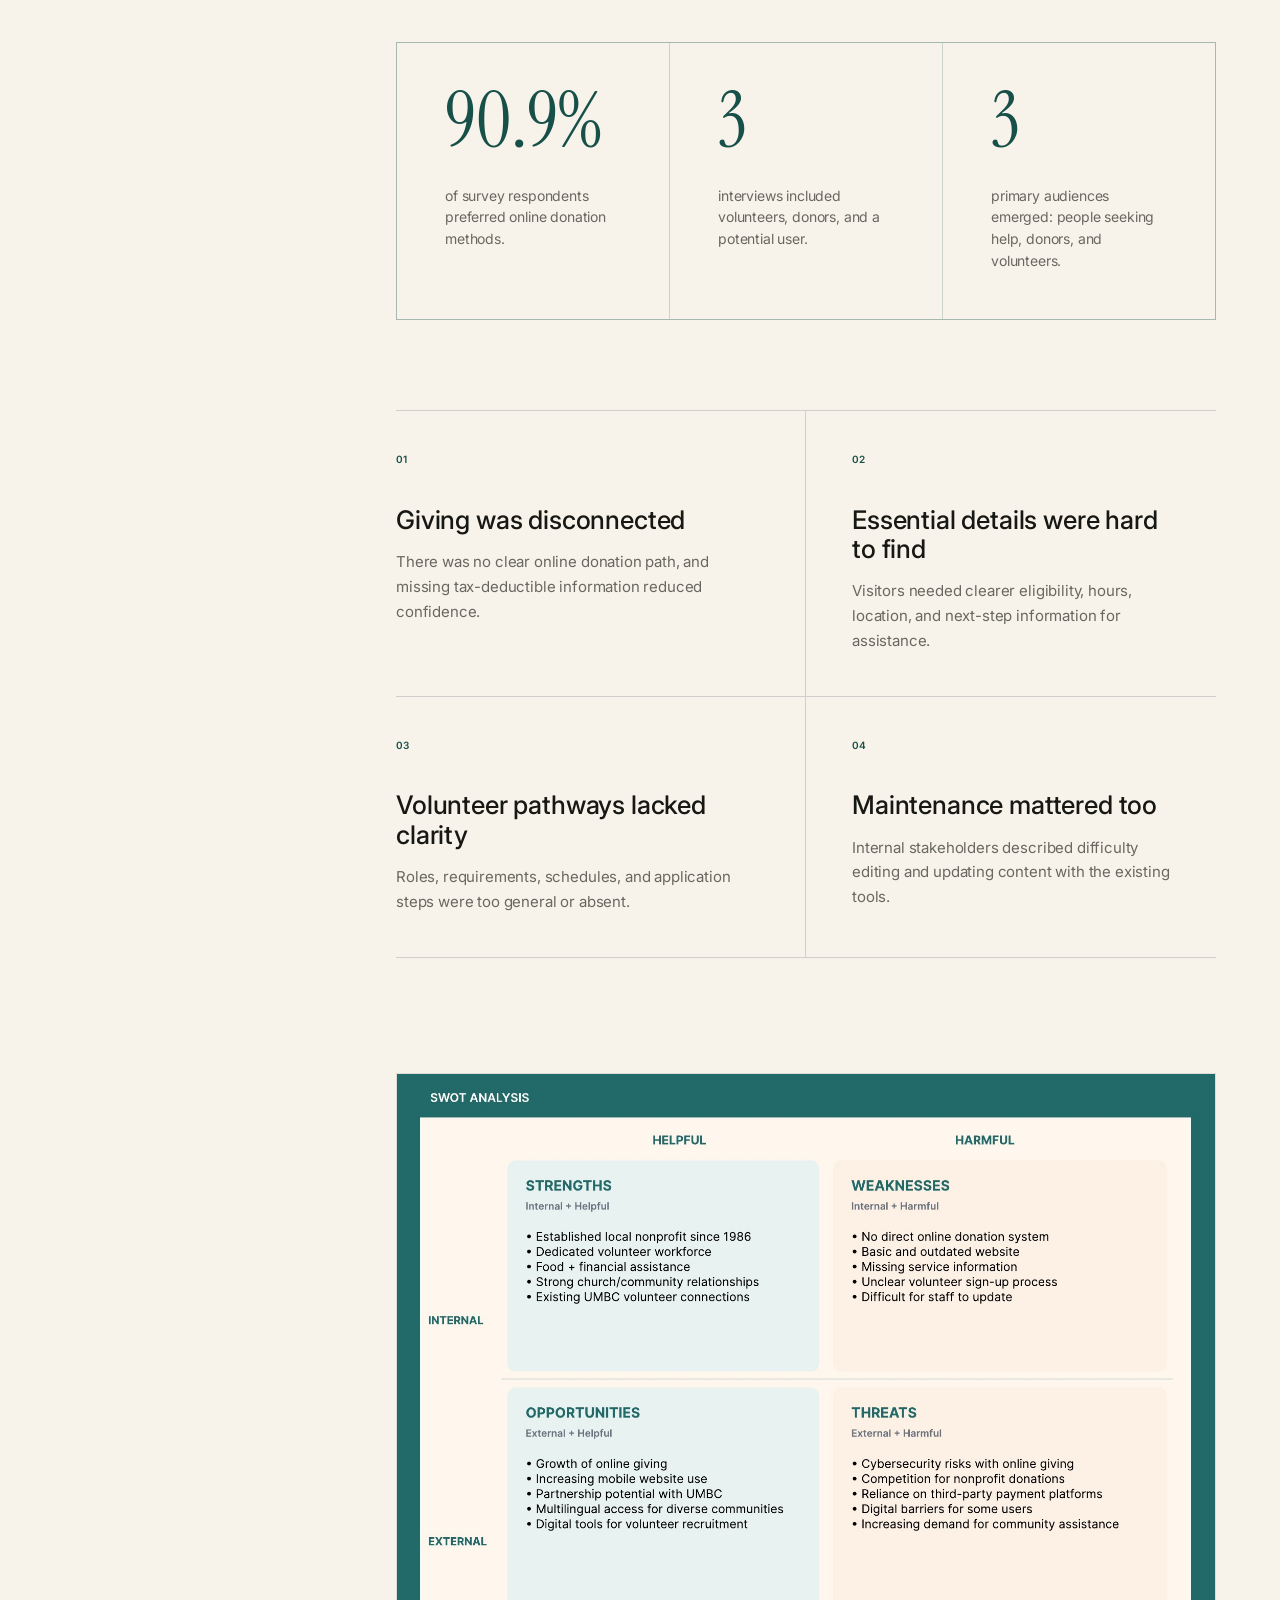
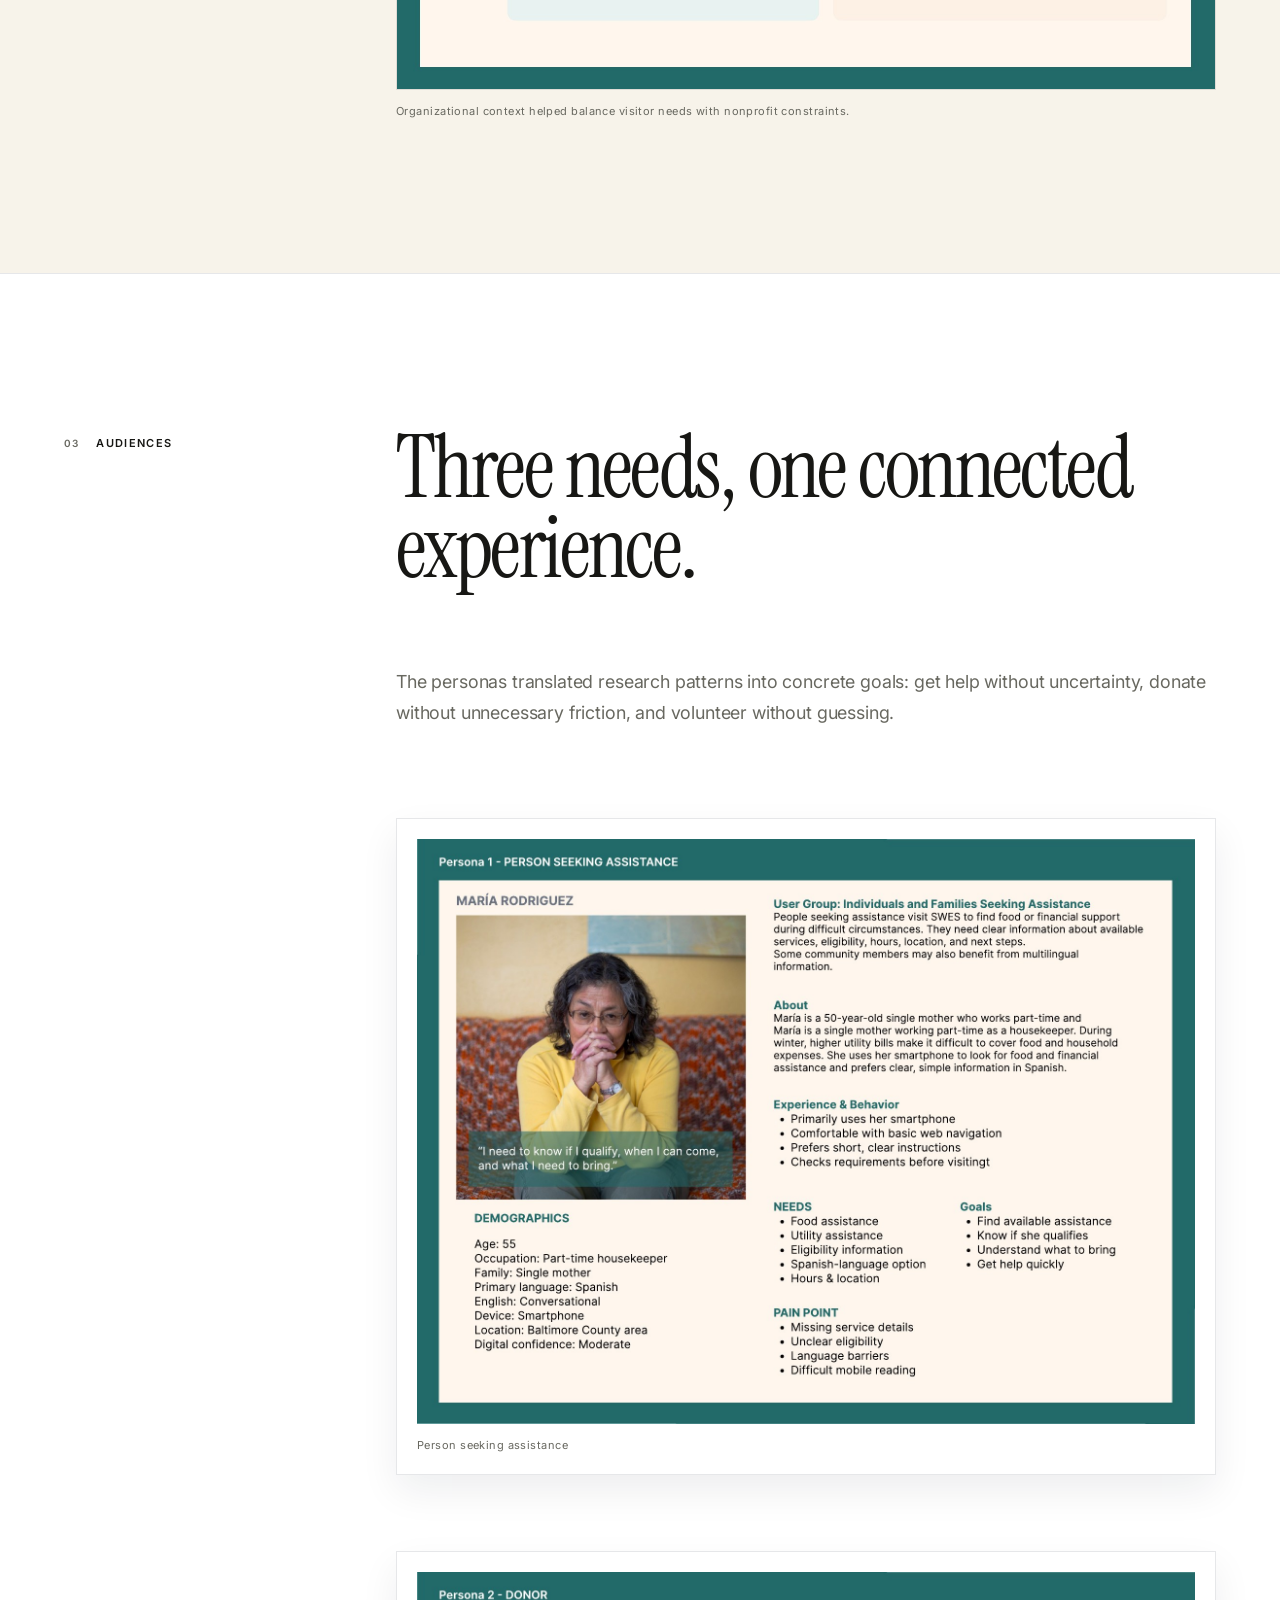
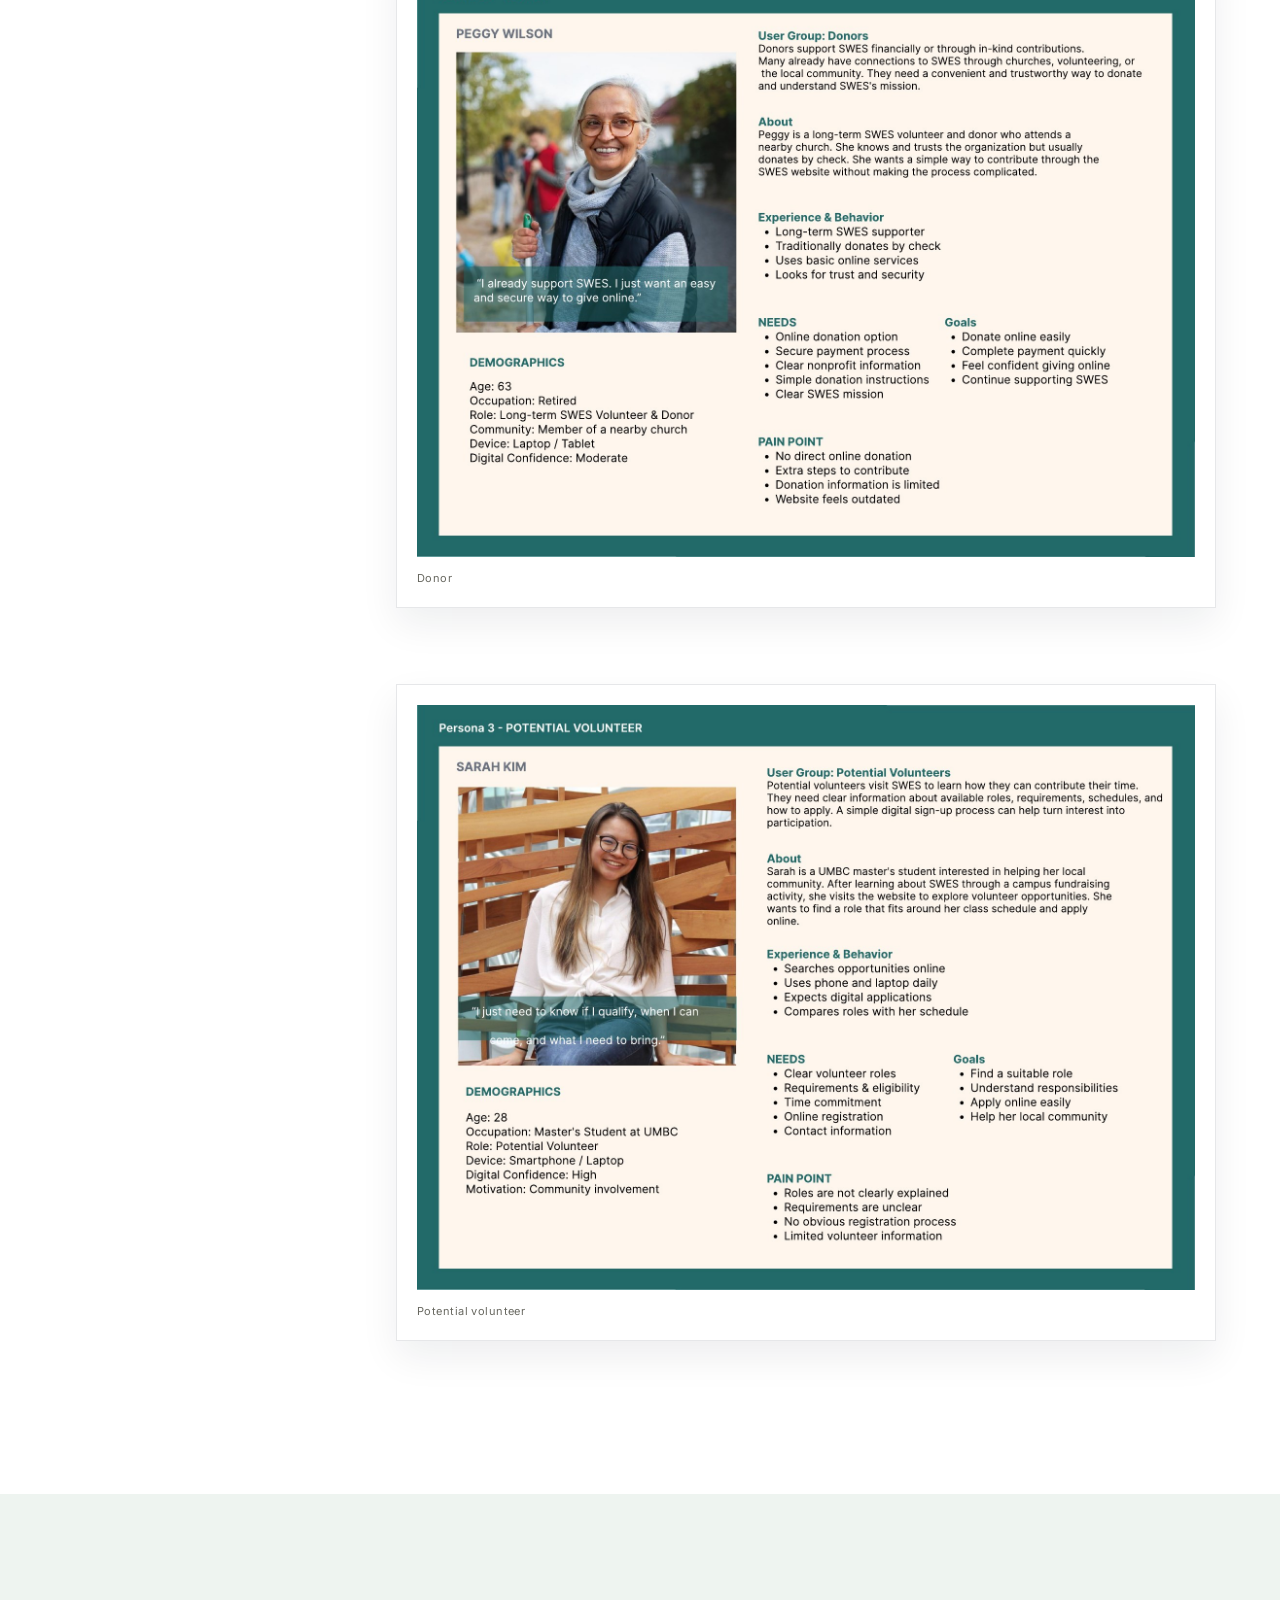
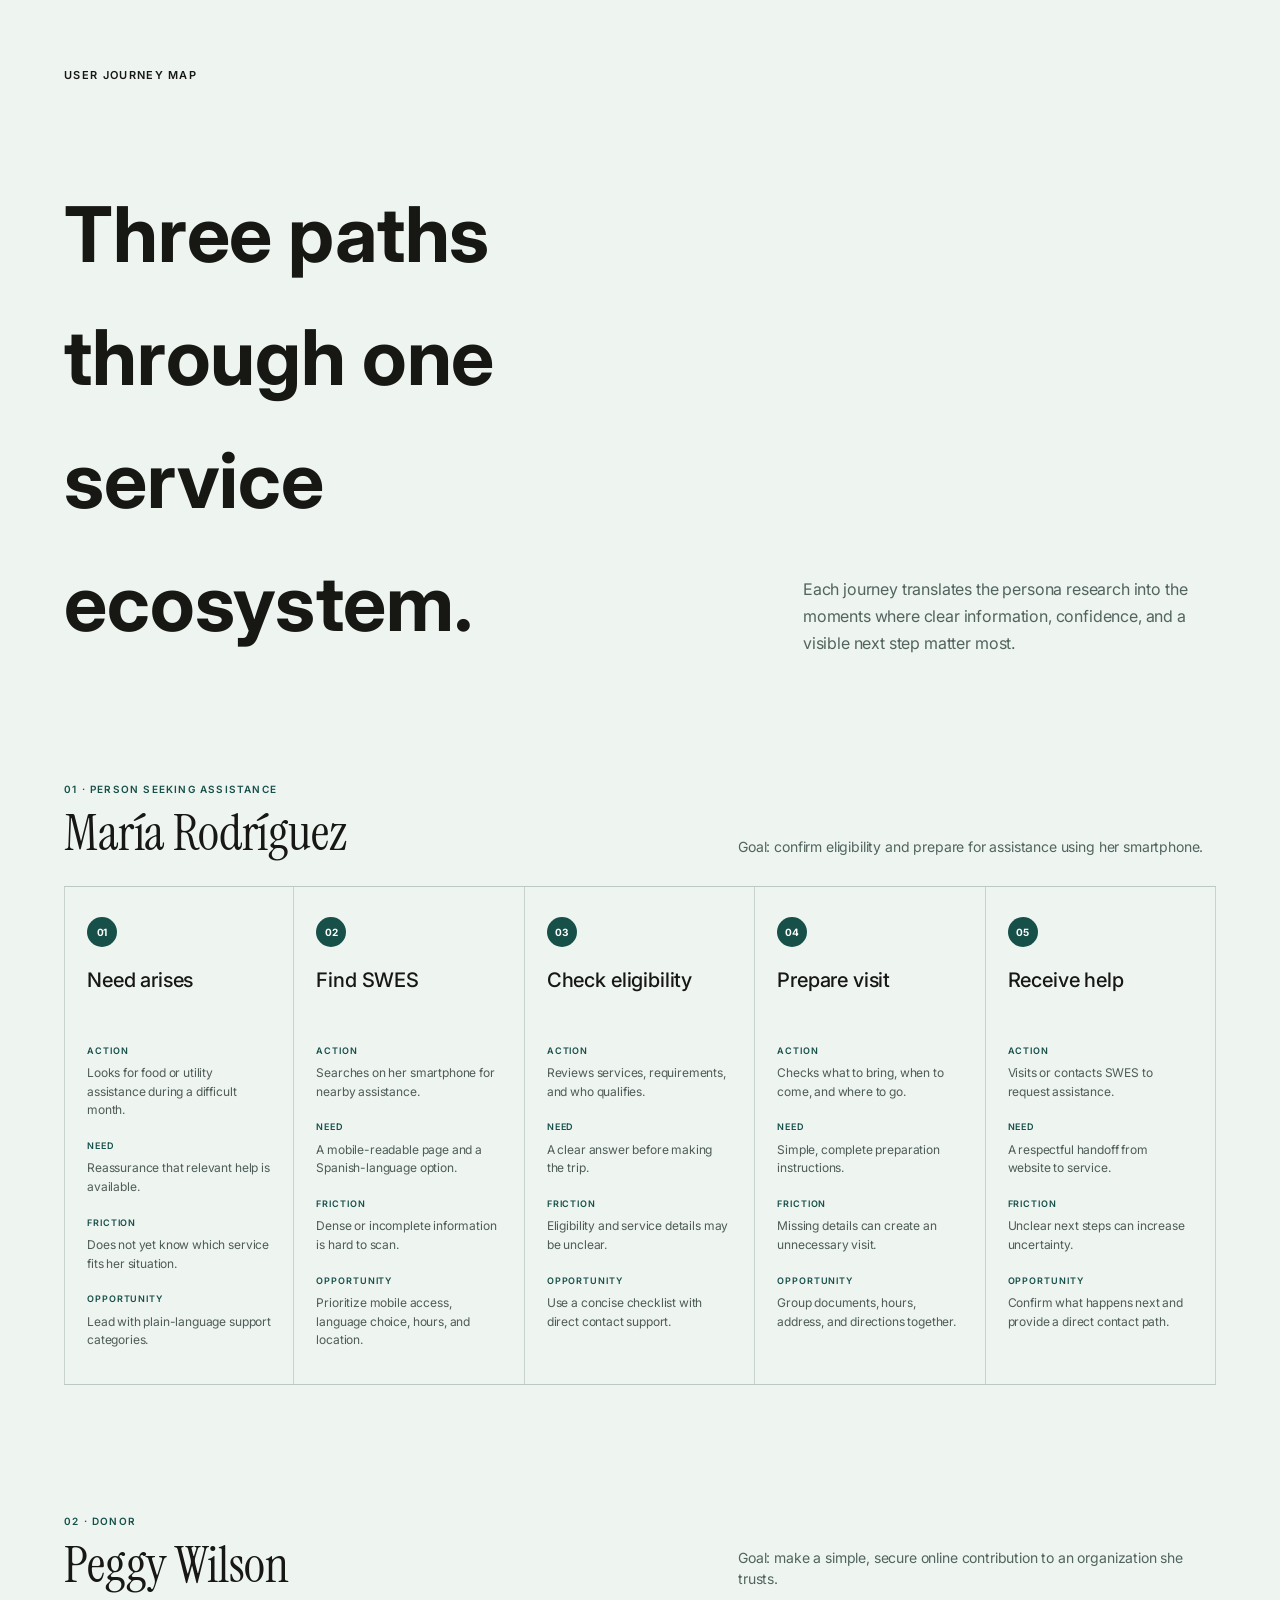
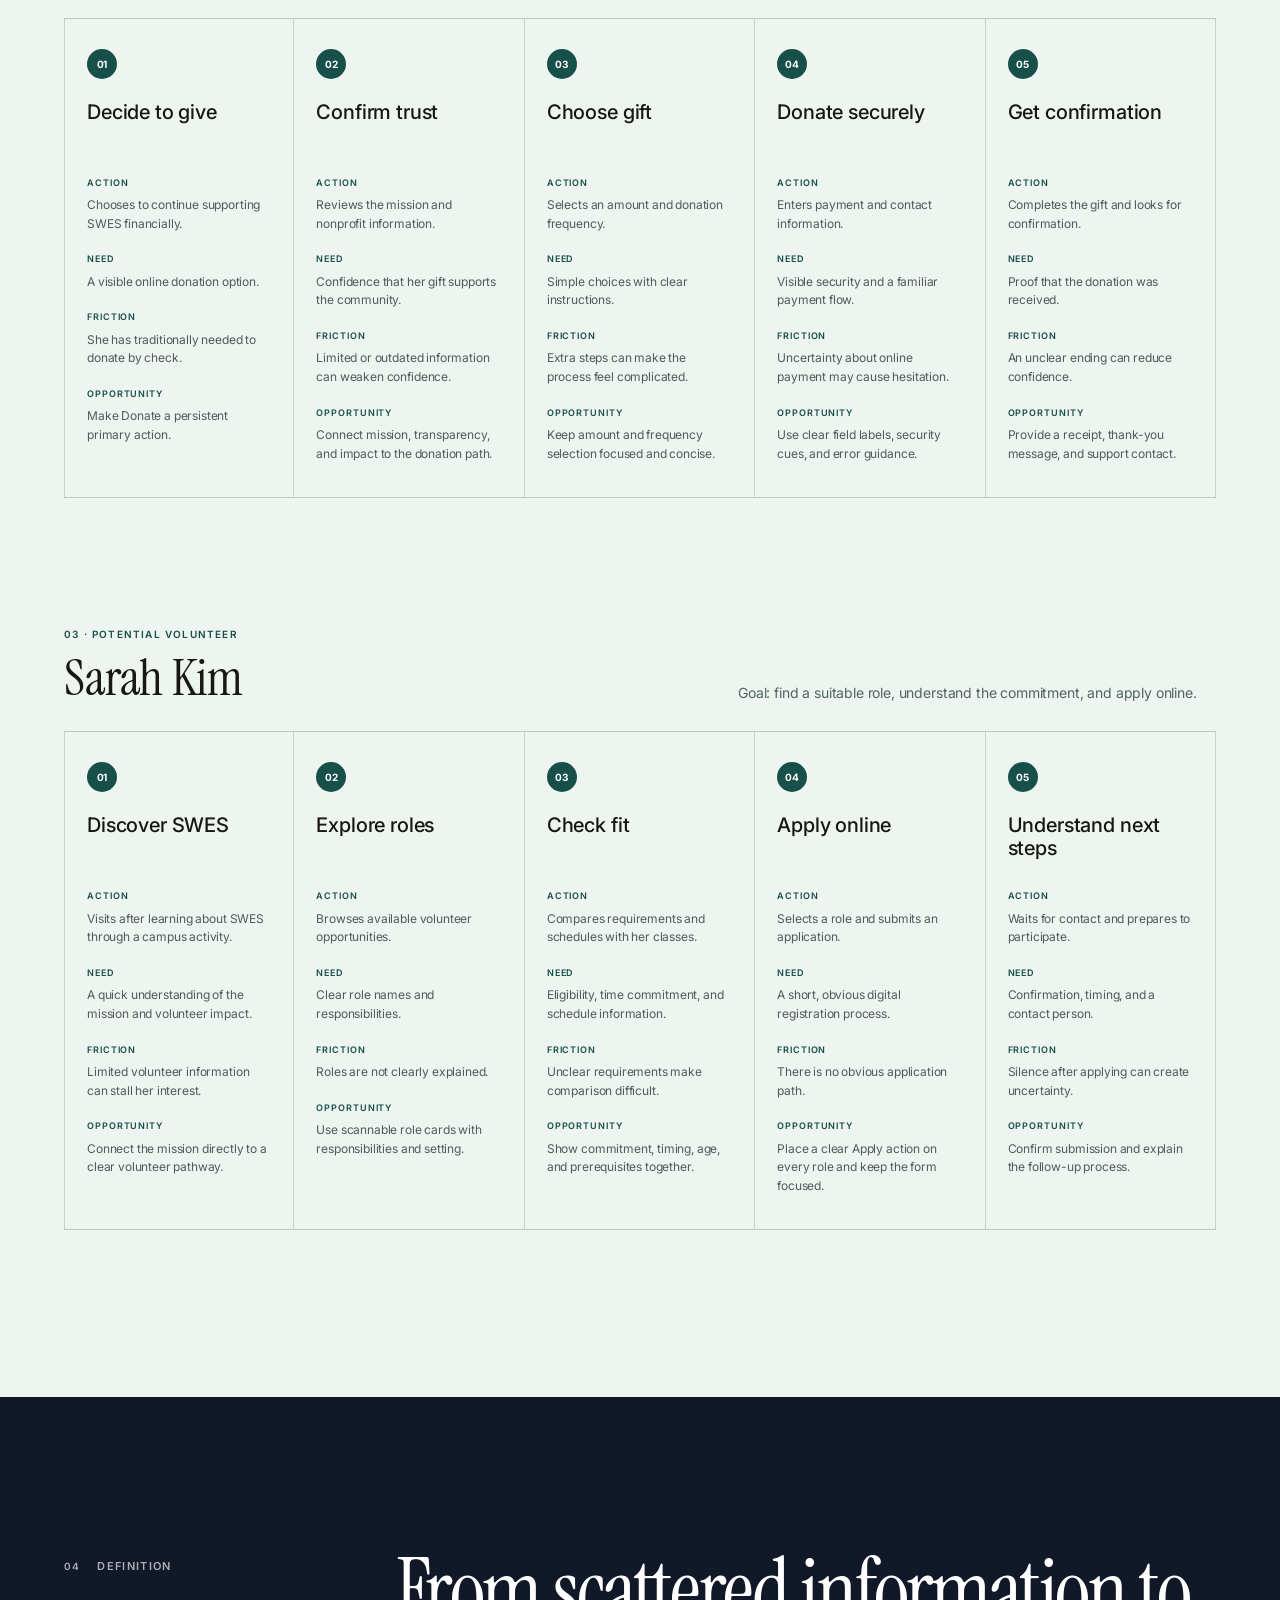
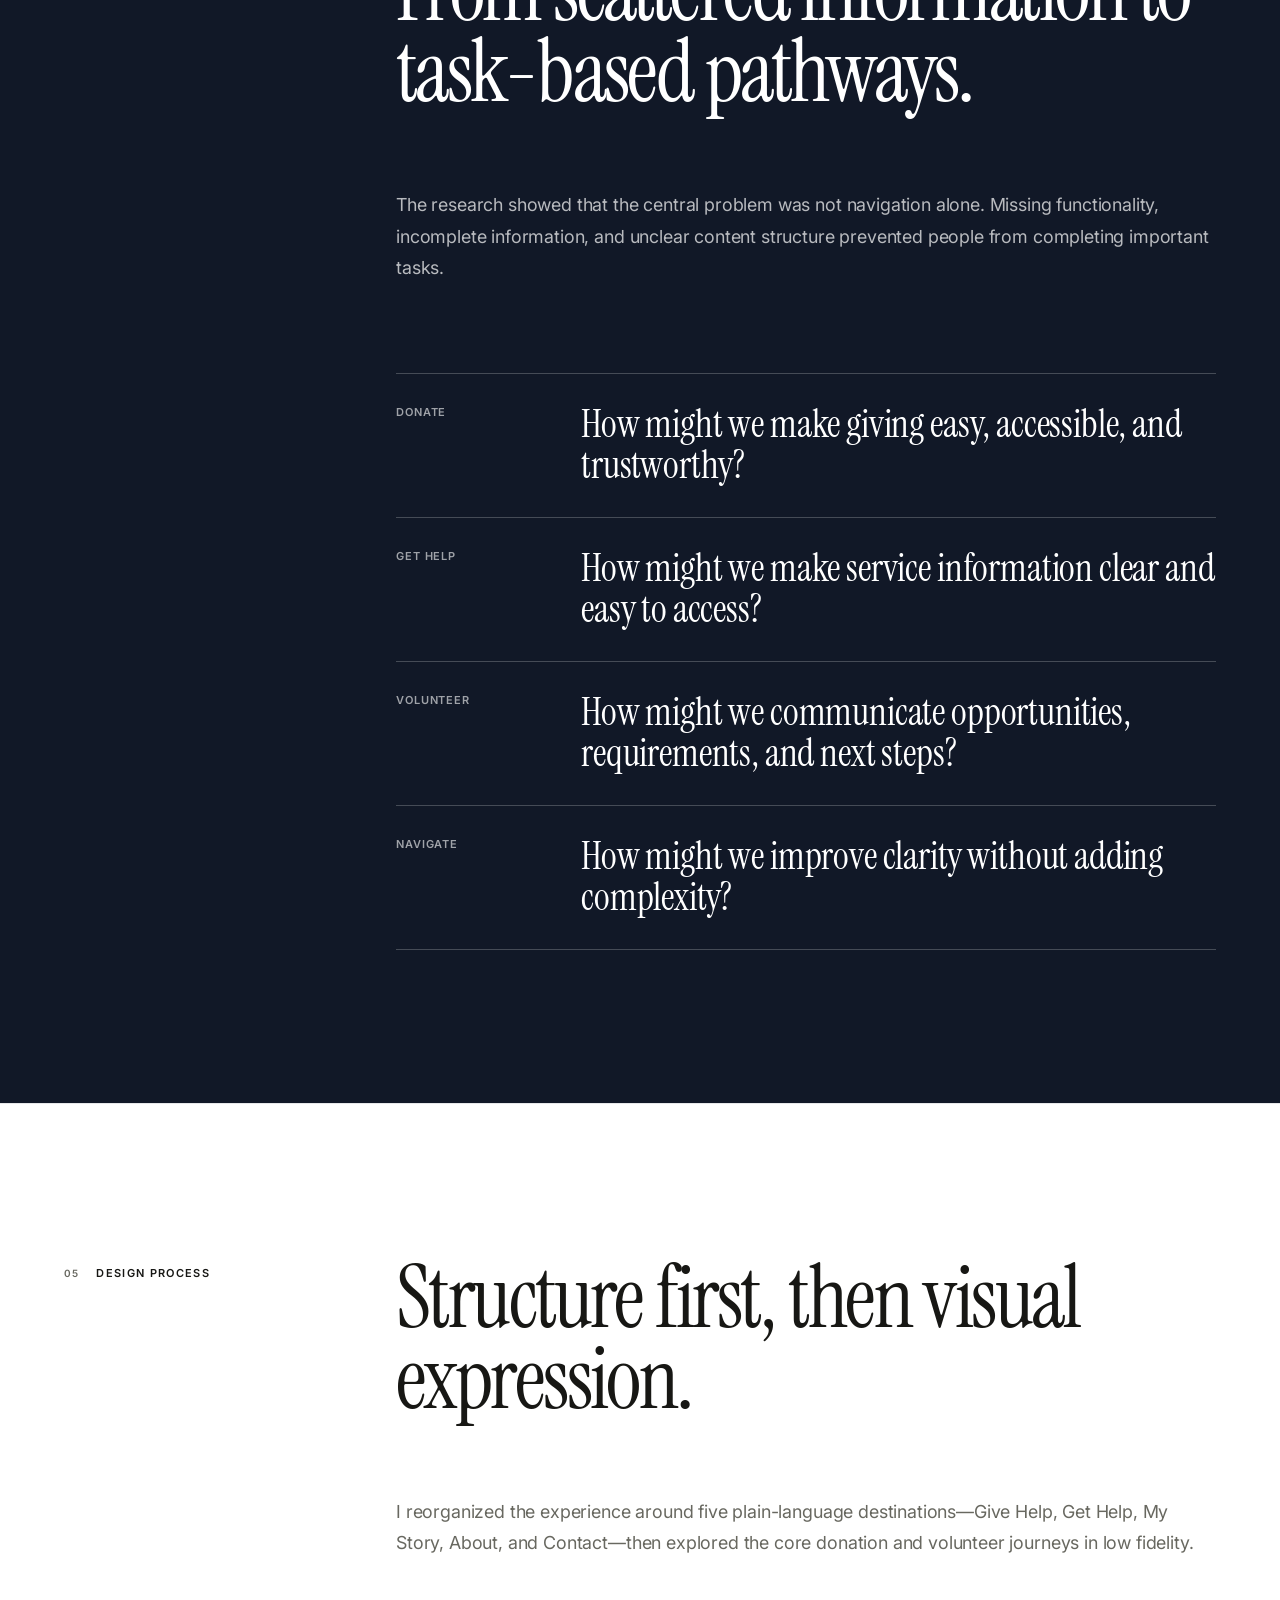
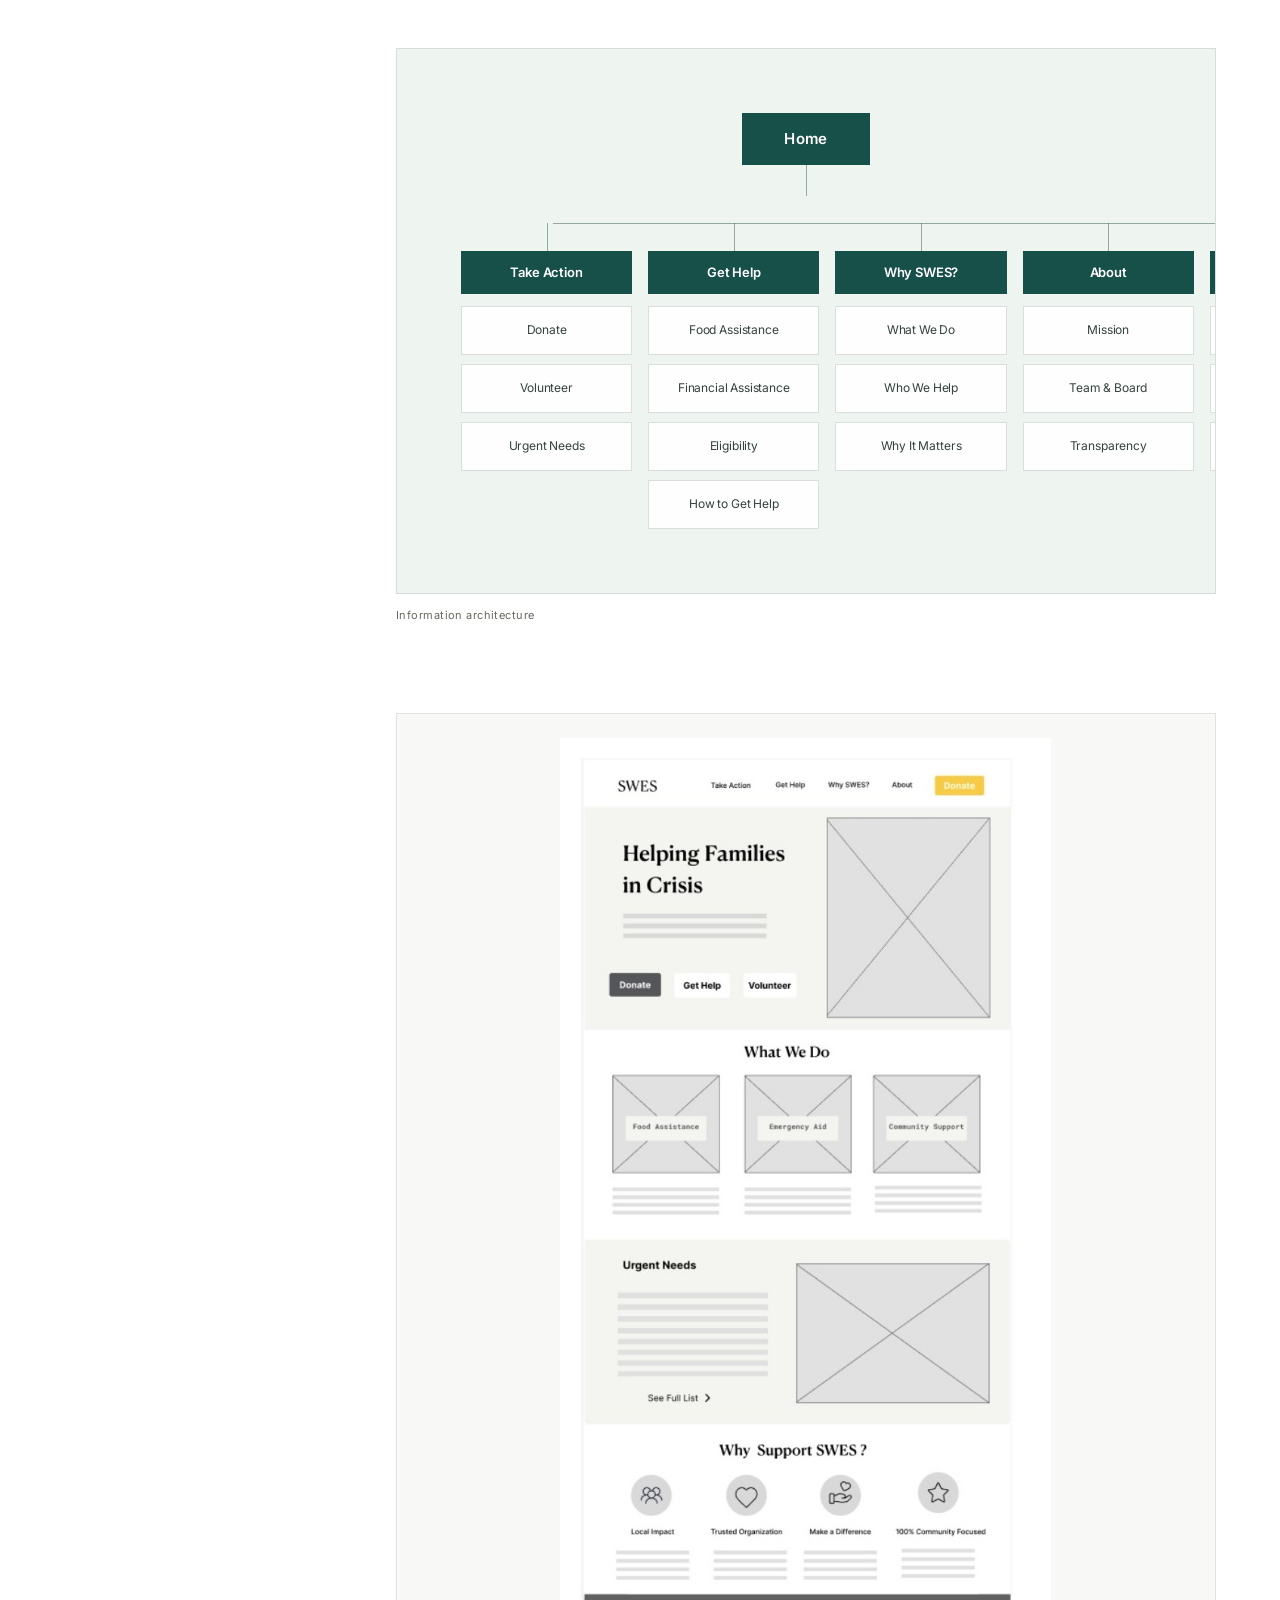
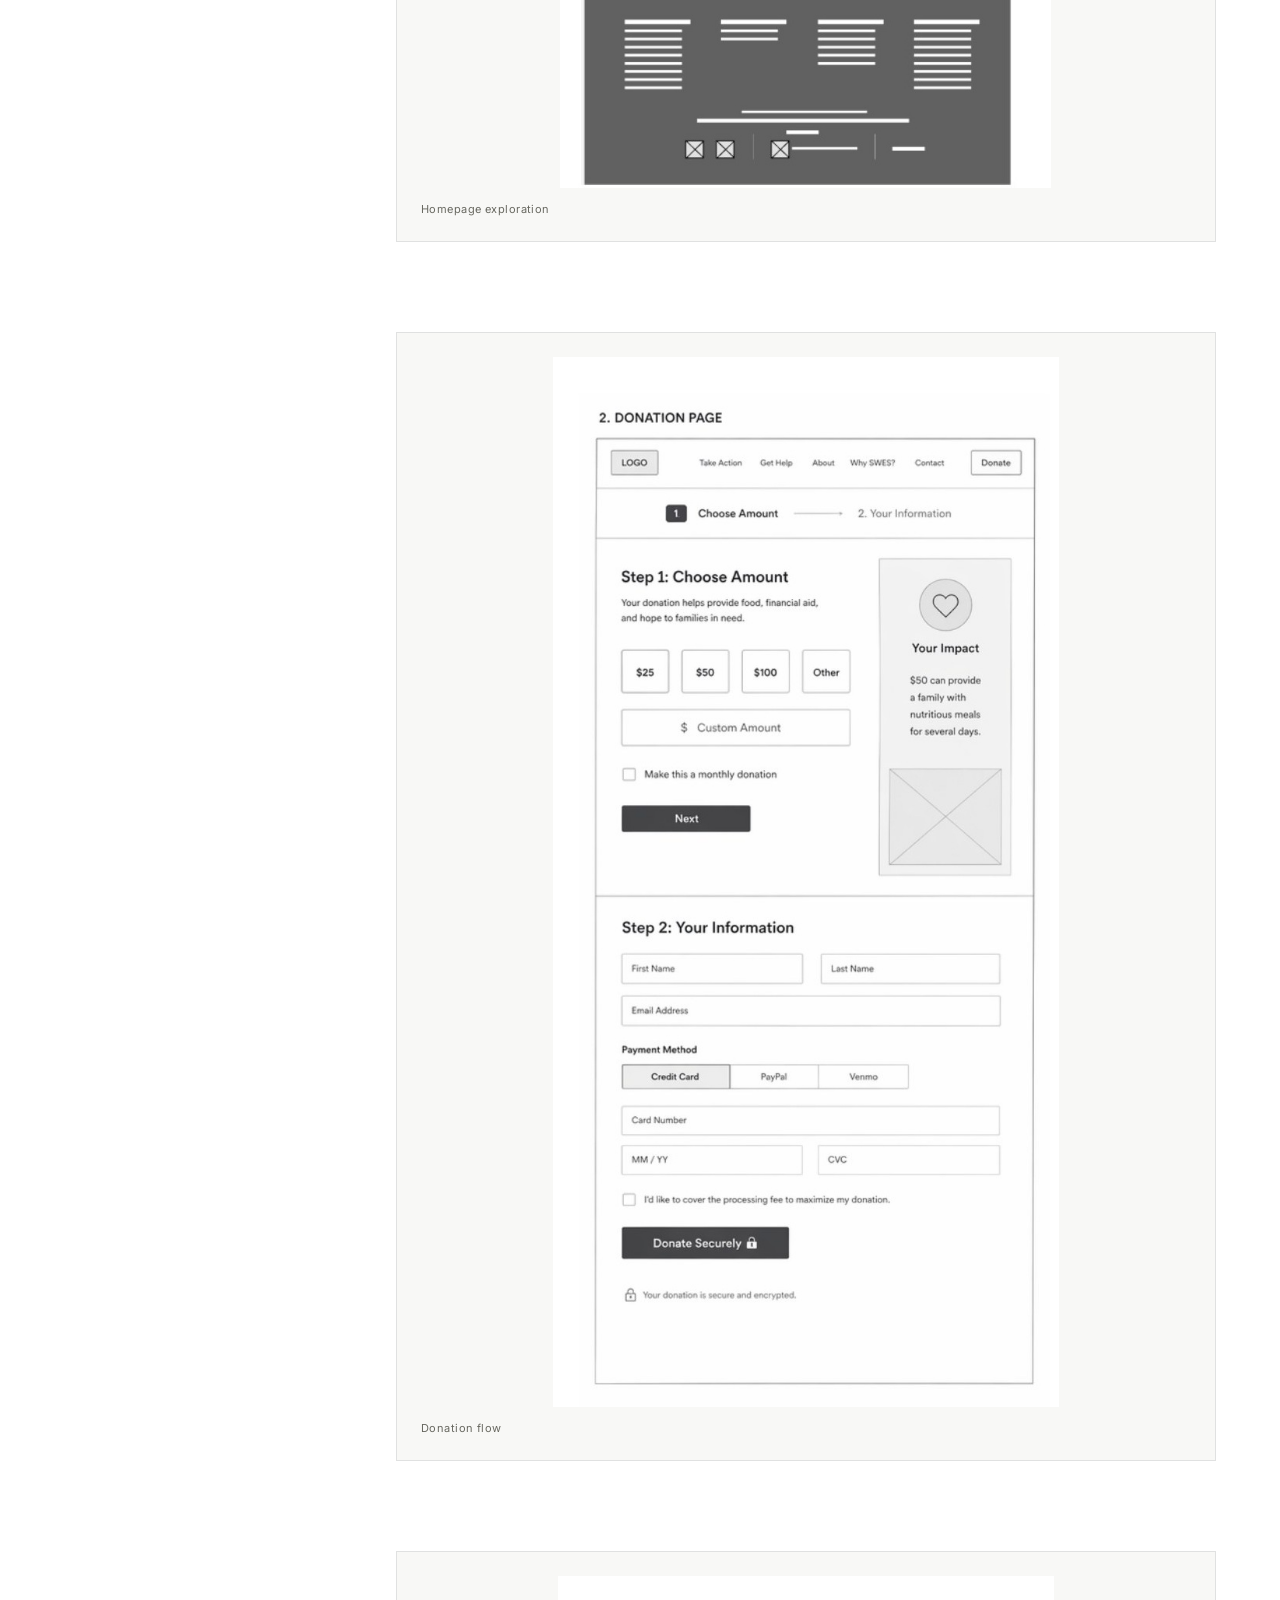
<file: projects/case-study-one.html>
<!doctype html>
<html lang="en">
<head>
  <meta charset="utf-8">
  <meta name="viewport" content="width=device-width,initial-scale=1">
  <meta name="description" content="A research-led website redesign for Southwest Emergency Services, helping donors, volunteers, and neighbors find clear paths to give and receive support.">
  <title>Southwest Emergency Services — Jihye Park</title>
  <link rel="preconnect" href="https://fonts.googleapis.com">
  <link rel="preconnect" href="https://fonts.gstatic.com" crossorigin>
  <link href="https://fonts.googleapis.com/css2?family=Instrument+Serif:ital@0;1&family=Inter:wght@400;500;600&display=swap" rel="stylesheet">
  <link rel="stylesheet" href="../styles.css">
  <script src="../script.js" defer></script>
</head>
<body class="case-page swes-case-page">
  <a class="skip-link" href="#main">Skip to content</a>
  <header class="site-header case-header" data-header>
    <div class="brand-lockup">
      <a class="site-logo" href="../index.html" aria-label="Jihye Park home">
        <svg class="site-logo-mark" viewBox="0 0 72 64" role="img" aria-labelledby="jp-logo-title">
          <title id="jp-logo-title">Jihye Park</title>
          <path d="M22 11v31c0 8-4.5 12-11 12-3.5 0-6.5-1.5-8-4" />
          <path d="M36 12h13c9 0 15 5 15 13s-6 13-15 13H36" />
        </svg>
      </a>
      <span class="cursor-orb" aria-hidden="true">
        <span class="cursor-orb__core"></span>
        <span class="cursor-orb__glow"></span>
      </span>
    </div>
    <nav id="site-nav" class="site-nav" aria-label="Case study navigation">
      <a href="../index.html#work">All work</a>
      <a href="../about.html">About</a>
      <a href="../index.html#contact">Contact</a>
    </nav>
    <button class="menu-toggle" type="button" aria-expanded="false" aria-controls="site-nav"><span class="sr-only">Toggle navigation</span><span></span><span></span></button>
  </header>
  <main id="main">
    <section class="swes-case-hero" aria-labelledby="swes-title">
      <div class="swes-case-hero__copy">
        <p class="eyebrow reveal">Case study 01 · UX research &amp; product design</p>
        <h1 id="swes-title" class="reveal">Southwest Emergency Services</h1>
        <p class="swes-case-deck reveal">Redesigning a community nonprofit website so donors, volunteers, and neighbors seeking assistance can act with confidence.</p>
      </div>
      <dl class="swes-case-meta reveal">
        <div><dt>Role</dt><dd>UX Researcher &amp; Designer</dd></div>
        <div><dt>Timeline</dt><dd>February–May 2026</dd></div>
        <div><dt>Methods</dt><dd>Survey, interviews, IA, wireframes, prototyping</dd></div>
        <div><dt>Context</dt><dd>Independent study · Community nonprofit</dd></div>
      </dl>
    </section>

    <figure class="swes-case-cover reveal">
      <img src="../assets/images/swes/final-homepage.jpg" alt="Southwest Emergency Services redesigned homepage showing donation, help, volunteer, and community information" width="1400" height="3171">
    </figure>

    <nav class="swes-case-index" aria-label="Case study sections">
      <a href="#overview">Overview</a>
      <a href="#research">Research</a>
      <a href="#definition">Definition</a>
      <a href="#design">Design</a>
      <a href="#reflection">Reflection</a>
    </nav>

    <section class="swes-case-section" id="overview" aria-labelledby="overview-title">
      <div class="swes-case-section__label"><span>01</span><p>Overview</p></div>
      <div class="swes-case-section__body">
        <h2 id="overview-title">A clearer digital front door for community support.</h2>
        <div class="swes-case-columns">
          <p>Southwest Emergency Services (SWES) is a Christian-based nonprofit serving individuals and families through food, personal-care items, and financial assistance. Its existing website supported basic navigation, but it did not fully support the actions people came to complete.</p>
          <p>The project focused on a research-led website redesign. The goal was to make donation, assistance, and volunteer information easier to find while creating a foundation for future digital giving and content management.</p>
        </div>
        <div class="swes-case-highlight">
          <p class="eyebrow">Core challenge</p>
          <blockquote>How might we help each audience quickly understand where to go, what they need, and how to take the next step?</blockquote>
        </div>
      </div>
    </section>

    <section class="swes-case-section swes-case-section--tint" id="research" aria-labelledby="research-title">
      <div class="swes-case-section__label"><span>02</span><p>Research</p></div>
      <div class="swes-case-section__body">
        <h2 id="research-title">Listening across the SWES ecosystem.</h2>
        <p class="swes-case-lead">I combined a stakeholder survey, three semi-structured interviews, heuristic review, and organizational analysis to understand both visitor needs and internal constraints.</p>
        <div class="swes-case-stat-grid">
          <div class="swes-case-stat"><strong>90.9%</strong><span>of survey respondents preferred online donation methods.</span></div>
          <div class="swes-case-stat"><strong>3</strong><span>interviews included volunteers, donors, and a potential user.</span></div>
          <div class="swes-case-stat"><strong>3</strong><span>primary audiences emerged: people seeking help, donors, and volunteers.</span></div>
        </div>
        <div class="swes-finding-grid">
          <article><span>01</span><h3>Giving was disconnected</h3><p>There was no clear online donation path, and missing tax-deductible information reduced confidence.</p></article>
          <article><span>02</span><h3>Essential details were hard to find</h3><p>Visitors needed clearer eligibility, hours, location, and next-step information for assistance.</p></article>
          <article><span>03</span><h3>Volunteer pathways lacked clarity</h3><p>Roles, requirements, schedules, and application steps were too general or absent.</p></article>
          <article><span>04</span><h3>Maintenance mattered too</h3><p>Internal stakeholders described difficulty editing and updating content with the existing tools.</p></article>
        </div>
        <figure class="swes-wide-figure">
          <img src="../assets/images/swes/swot-analysis.jpg" alt="SWOT analysis of Southwest Emergency Services, covering organizational strengths, website weaknesses, digital opportunities, and risks" loading="lazy" decoding="async" width="1600" height="1203">
          <figcaption>Organizational context helped balance visitor needs with nonprofit constraints.</figcaption>
        </figure>
      </div>
    </section>

    <section class="swes-case-section" aria-labelledby="audiences-title">
      <div class="swes-case-section__label"><span>03</span><p>Audiences</p></div>
      <div class="swes-case-section__body swes-case-section__body--wide">
        <h2 id="audiences-title">Three needs, one connected experience.</h2>
        <p class="swes-case-lead">The personas translated research patterns into concrete goals: get help without uncertainty, donate without unnecessary friction, and volunteer without guessing.</p>
        <div class="swes-persona-grid">
          <figure><img src="../assets/images/swes/persona-assistance.jpg" alt="Persona for María Rodríguez, a community member seeking clear food and financial assistance information" loading="lazy" decoding="async" width="1600" height="1204"><figcaption>Person seeking assistance</figcaption></figure>
          <figure><img src="../assets/images/swes/persona-donor.jpg" alt="Persona for Peggy Wilson, a long-term supporter seeking a secure and simple online donation experience" loading="lazy" decoding="async" width="1600" height="1204"><figcaption>Donor</figcaption></figure>
          <figure><img src="../assets/images/swes/persona-volunteer.jpg" alt="Persona for Sarah Kim, a potential volunteer looking for roles, requirements, and online registration" loading="lazy" decoding="async" width="1600" height="1204"><figcaption>Potential volunteer</figcaption></figure>
        </div>
      </div>
    </section>

    <section class="swes-journey-section" aria-labelledby="journey-title">
      <div class="swes-journey-intro">
        <p class="eyebrow">User journey map</p>
        <h2 id="journey-title">Three paths through one service ecosystem.</h2>
        <p>Each journey translates the persona research into the moments where clear information, confidence, and a visible next step matter most.</p>
      </div>

      <article class="swes-journey" aria-labelledby="journey-maria">
        <header class="swes-journey__header">
          <p>01 · Person seeking assistance</p>
          <h3 id="journey-maria">María Rodríguez</h3>
          <span>Goal: confirm eligibility and prepare for assistance using her smartphone.</span>
        </header>
        <div class="swes-journey__track">
          <section><b>01</b><h4>Need arises</h4><dl><dt>Action</dt><dd>Looks for food or utility assistance during a difficult month.</dd><dt>Need</dt><dd>Reassurance that relevant help is available.</dd><dt>Friction</dt><dd>Does not yet know which service fits her situation.</dd><dt>Opportunity</dt><dd>Lead with plain-language support categories.</dd></dl></section>
          <section><b>02</b><h4>Find SWES</h4><dl><dt>Action</dt><dd>Searches on her smartphone for nearby assistance.</dd><dt>Need</dt><dd>A mobile-readable page and a Spanish-language option.</dd><dt>Friction</dt><dd>Dense or incomplete information is hard to scan.</dd><dt>Opportunity</dt><dd>Prioritize mobile access, language choice, hours, and location.</dd></dl></section>
          <section><b>03</b><h4>Check eligibility</h4><dl><dt>Action</dt><dd>Reviews services, requirements, and who qualifies.</dd><dt>Need</dt><dd>A clear answer before making the trip.</dd><dt>Friction</dt><dd>Eligibility and service details may be unclear.</dd><dt>Opportunity</dt><dd>Use a concise checklist with direct contact support.</dd></dl></section>
          <section><b>04</b><h4>Prepare visit</h4><dl><dt>Action</dt><dd>Checks what to bring, when to come, and where to go.</dd><dt>Need</dt><dd>Simple, complete preparation instructions.</dd><dt>Friction</dt><dd>Missing details can create an unnecessary visit.</dd><dt>Opportunity</dt><dd>Group documents, hours, address, and directions together.</dd></dl></section>
          <section><b>05</b><h4>Receive help</h4><dl><dt>Action</dt><dd>Visits or contacts SWES to request assistance.</dd><dt>Need</dt><dd>A respectful handoff from website to service.</dd><dt>Friction</dt><dd>Unclear next steps can increase uncertainty.</dd><dt>Opportunity</dt><dd>Confirm what happens next and provide a direct contact path.</dd></dl></section>
        </div>
      </article>

      <article class="swes-journey" aria-labelledby="journey-peggy">
        <header class="swes-journey__header">
          <p>02 · Donor</p>
          <h3 id="journey-peggy">Peggy Wilson</h3>
          <span>Goal: make a simple, secure online contribution to an organization she trusts.</span>
        </header>
        <div class="swes-journey__track">
          <section><b>01</b><h4>Decide to give</h4><dl><dt>Action</dt><dd>Chooses to continue supporting SWES financially.</dd><dt>Need</dt><dd>A visible online donation option.</dd><dt>Friction</dt><dd>She has traditionally needed to donate by check.</dd><dt>Opportunity</dt><dd>Make Donate a persistent primary action.</dd></dl></section>
          <section><b>02</b><h4>Confirm trust</h4><dl><dt>Action</dt><dd>Reviews the mission and nonprofit information.</dd><dt>Need</dt><dd>Confidence that her gift supports the community.</dd><dt>Friction</dt><dd>Limited or outdated information can weaken confidence.</dd><dt>Opportunity</dt><dd>Connect mission, transparency, and impact to the donation path.</dd></dl></section>
          <section><b>03</b><h4>Choose gift</h4><dl><dt>Action</dt><dd>Selects an amount and donation frequency.</dd><dt>Need</dt><dd>Simple choices with clear instructions.</dd><dt>Friction</dt><dd>Extra steps can make the process feel complicated.</dd><dt>Opportunity</dt><dd>Keep amount and frequency selection focused and concise.</dd></dl></section>
          <section><b>04</b><h4>Donate securely</h4><dl><dt>Action</dt><dd>Enters payment and contact information.</dd><dt>Need</dt><dd>Visible security and a familiar payment flow.</dd><dt>Friction</dt><dd>Uncertainty about online payment may cause hesitation.</dd><dt>Opportunity</dt><dd>Use clear field labels, security cues, and error guidance.</dd></dl></section>
          <section><b>05</b><h4>Get confirmation</h4><dl><dt>Action</dt><dd>Completes the gift and looks for confirmation.</dd><dt>Need</dt><dd>Proof that the donation was received.</dd><dt>Friction</dt><dd>An unclear ending can reduce confidence.</dd><dt>Opportunity</dt><dd>Provide a receipt, thank-you message, and support contact.</dd></dl></section>
        </div>
      </article>

      <article class="swes-journey" aria-labelledby="journey-sarah">
        <header class="swes-journey__header">
          <p>03 · Potential volunteer</p>
          <h3 id="journey-sarah">Sarah Kim</h3>
          <span>Goal: find a suitable role, understand the commitment, and apply online.</span>
        </header>
        <div class="swes-journey__track">
          <section><b>01</b><h4>Discover SWES</h4><dl><dt>Action</dt><dd>Visits after learning about SWES through a campus activity.</dd><dt>Need</dt><dd>A quick understanding of the mission and volunteer impact.</dd><dt>Friction</dt><dd>Limited volunteer information can stall her interest.</dd><dt>Opportunity</dt><dd>Connect the mission directly to a clear volunteer pathway.</dd></dl></section>
          <section><b>02</b><h4>Explore roles</h4><dl><dt>Action</dt><dd>Browses available volunteer opportunities.</dd><dt>Need</dt><dd>Clear role names and responsibilities.</dd><dt>Friction</dt><dd>Roles are not clearly explained.</dd><dt>Opportunity</dt><dd>Use scannable role cards with responsibilities and setting.</dd></dl></section>
          <section><b>03</b><h4>Check fit</h4><dl><dt>Action</dt><dd>Compares requirements and schedules with her classes.</dd><dt>Need</dt><dd>Eligibility, time commitment, and schedule information.</dd><dt>Friction</dt><dd>Unclear requirements make comparison difficult.</dd><dt>Opportunity</dt><dd>Show commitment, timing, age, and prerequisites together.</dd></dl></section>
          <section><b>04</b><h4>Apply online</h4><dl><dt>Action</dt><dd>Selects a role and submits an application.</dd><dt>Need</dt><dd>A short, obvious digital registration process.</dd><dt>Friction</dt><dd>There is no obvious application path.</dd><dt>Opportunity</dt><dd>Place a clear Apply action on every role and keep the form focused.</dd></dl></section>
          <section><b>05</b><h4>Understand next steps</h4><dl><dt>Action</dt><dd>Waits for contact and prepares to participate.</dd><dt>Need</dt><dd>Confirmation, timing, and a contact person.</dd><dt>Friction</dt><dd>Silence after applying can create uncertainty.</dd><dt>Opportunity</dt><dd>Confirm submission and explain the follow-up process.</dd></dl></section>
        </div>
      </article>
    </section>

    <section class="swes-case-section swes-case-section--dark" id="definition" aria-labelledby="definition-title">
      <div class="swes-case-section__label"><span>04</span><p>Definition</p></div>
      <div class="swes-case-section__body">
        <h2 id="definition-title">From scattered information to task-based pathways.</h2>
        <p class="swes-case-lead">The research showed that the central problem was not navigation alone. Missing functionality, incomplete information, and unclear content structure prevented people from completing important tasks.</p>
        <div class="swes-hmw-list">
          <div><span>Donate</span><p>How might we make giving easy, accessible, and trustworthy?</p></div>
          <div><span>Get help</span><p>How might we make service information clear and easy to access?</p></div>
          <div><span>Volunteer</span><p>How might we communicate opportunities, requirements, and next steps?</p></div>
          <div><span>Navigate</span><p>How might we improve clarity without adding complexity?</p></div>
        </div>
      </div>
    </section>

    <section class="swes-case-section" id="design" aria-labelledby="design-title">
      <div class="swes-case-section__label"><span>05</span><p>Design process</p></div>
      <div class="swes-case-section__body swes-case-section__body--wide">
        <h2 id="design-title">Structure first, then visual expression.</h2>
        <p class="swes-case-lead">I reorganized the experience around five plain-language destinations—Give Help, Get Help, My Story, About, and Contact—then explored the core donation and volunteer journeys in low fidelity.</p>
        <div class="swes-process-grid">
          <figure class="swes-ia-figure">
            <div class="swes-ia-map" role="group" aria-label="SWES website information architecture">
              <p class="swes-ia-home">Home</p>
              <div class="swes-ia-branches">
                <section class="swes-ia-branch">
                  <h3>Take Action</h3>
                  <ul><li>Donate</li><li>Volunteer</li><li>Urgent Needs</li></ul>
                </section>
                <section class="swes-ia-branch">
                  <h3>Get Help</h3>
                  <ul><li>Food Assistance</li><li>Financial Assistance</li><li>Eligibility</li><li>How to Get Help</li></ul>
                </section>
                <section class="swes-ia-branch">
                  <h3>Why SWES?</h3>
                  <ul><li>What We Do</li><li>Who We Help</li><li>Why It Matters</li></ul>
                </section>
                <section class="swes-ia-branch">
                  <h3>About</h3>
                  <ul><li>Mission</li><li>Team &amp; Board</li><li>Transparency</li></ul>
                </section>
                <section class="swes-ia-branch">
                  <h3>Contact</h3>
                  <ul><li>Location &amp; Hours</li><li>Phone &amp; Email</li><li>Map</li></ul>
                </section>
              </div>
            </div>
            <figcaption>Information architecture</figcaption>
          </figure>
          <figure><img src="../assets/images/swes/low-fi-homepage-detail.jpg" alt="Low-fidelity SWES homepage wireframe" loading="lazy" decoding="async" width="650" height="1390"><figcaption>Homepage exploration</figcaption></figure>
          <figure><img src="../assets/images/swes/low-fi-donation-detail.jpg" alt="Low-fidelity online donation flow wireframe" loading="lazy" decoding="async" width="650" height="1350"><figcaption>Donation flow</figcaption></figure>
          <figure><img src="../assets/images/swes/low-fi-volunteer-detail.jpg" alt="Low-fidelity volunteer opportunities and get help page wireframes" loading="lazy" decoding="async" width="700" height="1480"><figcaption>Volunteer pathway and get-help exploration</figcaption></figure>
        </div>
      </div>
    </section>

    <section class="swes-solution" aria-labelledby="solution-title">
      <div class="swes-solution__intro">
        <p class="eyebrow">High-fidelity direction</p>
        <h2 id="solution-title">A calm, welcoming system built around action.</h2>
        <p>The visual system pairs warm community photography with clear calls to action, generous spacing, and consistent information modules. The screens below represent the current design direction; content marked as placeholder remains subject to stakeholder review.</p>
      </div>
      <div class="swes-mobile-board" aria-label="Five responsive mobile page designs">
        <article class="swes-mobile-concept">
          <header><span>01</span><h3>Homepage</h3><p>Primary actions remain visible before scrolling.</p></header>
          <div class="swes-mobile-phone">
            <div class="swes-mobile-status"><b>9:41</b><span>● ◒ ▰</span></div>
            <div class="swes-mobile-nav"><strong>◉ SWES</strong><button type="button" tabindex="-1" aria-hidden="true">Menu</button></div>
            <div class="swes-mobile-hero swes-mobile-hero--home"><div><small>Southwest Emergency Services</small><h4>Neighbors Helping Neighbors</h4><p>Connecting local families with food, financial assistance, and compassionate community support.</p><a href="#" tabindex="-1">Get Help</a></div></div>
            <div class="swes-mobile-content"><h5>What We Do</h5><p>Support for neighbors facing food and financial insecurity.</p><div class="swes-mobile-stack"><span>Food Assistance</span><span>Emergency Aid</span><span>Community Support</span></div><h5>Urgent Needs</h5><ul><li>Frozen chicken</li><li>Ground beef</li><li>Frozen fish</li></ul></div>
          </div>
        </article>

        <article class="swes-mobile-concept">
          <header><span>02</span><h3>Give Help</h3><p>Donation choices become a focused mobile flow.</p></header>
          <div class="swes-mobile-phone">
            <div class="swes-mobile-status"><b>9:41</b><span>● ◒ ▰</span></div>
            <div class="swes-mobile-nav"><strong>◉ SWES</strong><button type="button" tabindex="-1" aria-hidden="true">Menu</button></div>
            <div class="swes-mobile-hero swes-mobile-hero--give"><div><small>Make a difference</small><h4>Give Help</h4><p>Support neighbors through financial gifts, volunteering, or essential in-kind donations.</p><a href="#" tabindex="-1">Donate</a></div></div>
            <div class="swes-mobile-content"><h5>Financial Gifts</h5><div class="swes-mobile-donation"><b>Make a donation</b><p>Choose an amount</p><div><span>$35</span><span>$50</span><span>$100</span></div><button type="button" tabindex="-1">Donate</button></div><h5>Volunteer</h5><p>Choose a role that fits your time and interests.</p><div class="swes-mobile-row"><span>Back Pantry</span><b>Apply</b></div></div>
          </div>
        </article>

        <article class="swes-mobile-concept">
          <header><span>03</span><h3>Get Help</h3><p>Assistance pathways stack into clear choices.</p></header>
          <div class="swes-mobile-phone">
            <div class="swes-mobile-status"><b>9:41</b><span>● ◒ ▰</span></div>
            <div class="swes-mobile-nav"><strong>◉ SWES</strong><button type="button" tabindex="-1" aria-hidden="true">Menu</button></div>
            <div class="swes-mobile-hero swes-mobile-hero--help"><div><small>Support when you need it</small><h4>Get Help</h4><p>Find the right assistance and what to bring.</p><a href="#" tabindex="-1">View Services</a></div></div>
            <div class="swes-mobile-content"><h5>Two ways to get support</h5><div class="swes-mobile-service"><b>Food Assistance</b><p>Food pantry details, eligibility, hours, and location.</p><span>Learn more →</span></div><div class="swes-mobile-service"><b>Financial Assistance</b><p>Information about available financial support.</p><span>Learn more →</span></div></div>
          </div>
        </article>

        <article class="swes-mobile-concept">
          <header><span>04</span><h3>About</h3><p>Mission and community story become easier to scan.</p></header>
          <div class="swes-mobile-phone">
            <div class="swes-mobile-status"><b>9:41</b><span>● ◒ ▰</span></div>
            <div class="swes-mobile-nav"><strong>◉ SWES</strong><button type="button" tabindex="-1" aria-hidden="true">Menu</button></div>
            <div class="swes-mobile-hero swes-mobile-hero--about"><div><small>Our story</small><h4>About SWES</h4><p>Mission, history, and the people behind the work.</p></div></div>
            <div class="swes-mobile-content"><h5>Our Mission</h5><p>Southwest Emergency Services helps people and families in need through food and financial assistance.</p><blockquote>“For I was hungry and you gave me food.”</blockquote><h5>Who We Are</h5><p>A community-supported organization serving neighbors for more than 45 years.</p><div class="swes-mobile-stack"><span>Board &amp; Volunteers</span><span>Church Partners</span><span>Food-Supply Partners</span></div></div>
          </div>
        </article>

        <article class="swes-mobile-concept">
          <header><span>05</span><h3>Contact</h3><p>Essential contact details become tap-friendly cards.</p></header>
          <div class="swes-mobile-phone">
            <div class="swes-mobile-status"><b>9:41</b><span>● ◒ ▰</span></div>
            <div class="swes-mobile-nav"><strong>◉ SWES</strong><button type="button" tabindex="-1" aria-hidden="true">Menu</button></div>
            <div class="swes-mobile-hero swes-mobile-hero--contact"><div><small>We are here to help</small><h4>Contact Us</h4><p>Choose the best way to reach SWES.</p><a href="#" tabindex="-1">Get Directions</a></div></div>
            <div class="swes-mobile-content"><h5>Contact Methods</h5><div class="swes-mobile-service"><b>Visit Us</b><p>1201 Maple Ave, Arbutus, MD 21227</p></div><div class="swes-mobile-service"><b>Call Us</b><p>410-247-8154</p></div><div class="swes-mobile-service"><b>Email Us</b><p>info@sweshelps.org</p></div><h5>Hours &amp; Directions</h5><div class="swes-mobile-map">Map preview</div></div>
          </div>
        </article>
      </div>
    </section>

    <section class="swes-case-section swes-case-section--tint" id="reflection" aria-labelledby="reflection-title">
      <div class="swes-case-section__label"><span>06</span><p>Reflection</p></div>
      <div class="swes-case-section__body">
        <h2 id="reflection-title">Designing for a mission also means designing for its constraints.</h2>
        <div class="swes-case-columns">
          <p>This project reinforced that nonprofit UX problems are often rooted in information architecture, trust, task completion, and communication—not visual design alone. Research helped move the work beyond assumptions and toward the needs of people seeking assistance, donors, volunteers, and administrators.</p>
          <p>It also highlighted the importance of accessibility and simplicity for an audience with varied digital confidence. The next phase is continued stakeholder iteration, refinement of content and flows, and implementation in WordPress.</p>
        </div>
        <a class="case-next" href="student-driven-ai.html"><span>Next project</span><span>Student-Driven AI Policy ↗</span></a>
      </div>
    </section>
  </main>
  <footer class="site-footer">
    <div class="footer-inner">
      <nav class="footer-socials" aria-label="Social links">
        <a class="footer-social-icon" href="https://www.linkedin.com/in/jihye-park840221" target="_blank" rel="noopener noreferrer" aria-label="Visit Jihye Park's LinkedIn profile"><svg viewBox="0 0 24 24" aria-hidden="true"><path fill="currentColor" d="M6.5 8.2H3V21h3.5V8.2ZM4.75 3A2.06 2.06 0 1 0 4.75 7.12 2.06 2.06 0 0 0 4.75 3ZM21 13.66c0-3.86-2.06-5.66-4.8-5.66a4.15 4.15 0 0 0-3.75 2.06V8.2H9V21h3.45v-6.34c0-1.67.32-3.29 2.39-3.29 2.04 0 2.06 1.91 2.06 3.4V21H21v-7.34Z"/></svg></a>
        <a class="footer-social-icon" href="https://github.com/zhyepark" target="_blank" rel="noopener noreferrer" aria-label="Visit Jihye Park's GitHub profile"><svg viewBox="0 0 24 24" aria-hidden="true"><path fill="currentColor" d="M12 .7C5.7.7.6 5.8.6 12.1c0 5 3.2 9.2 7.6 10.7.6.1.8-.2.8-.6v-2.2c-3.1.7-3.8-1.3-3.8-1.3-.5-1.3-1.2-1.7-1.2-1.7-1-.7.1-.7.1-.7 1.1.1 1.7 1.1 1.7 1.1 1 1.7 2.6 1.2 3.2.9.1-.7.4-1.2.7-1.5-2.5-.3-5.1-1.2-5.1-5.6 0-1.2.4-2.3 1.1-3.1-.1-.3-.5-1.4.1-3 0 0 .9-.3 3.2 1.2.9-.3 1.9-.4 2.9-.4 1 0 2 .1 2.9.4 2.2-1.5 3.2-1.2 3.2-1.2.6 1.6.2 2.7.1 3 .7.8 1.1 1.9 1.1 3.1 0 4.4-2.7 5.3-5.2 5.6.4.3.8 1 .8 2v3c0 .4.2.8.8.6 4.4-1.5 7.6-5.7 7.6-10.7C23.4 5.8 18.3.7 12 .7Z"/></svg></a>
        <a class="footer-social-icon" href="mailto:jihyep1@umbc.edu" aria-label="Email Jihye Park"><svg viewBox="0 0 24 24" aria-hidden="true"><path d="M3 5.5h18v13H3zM3.8 6.3 12 13l8.2-6.7"/></svg></a>
        <a class="footer-social-icon" href="../assets/documents/jihye-park-resume.pdf" aria-label="Open Jihye Park's resume"><svg viewBox="0 0 24 24" aria-hidden="true"><path d="M6 2.5h8l4 4v15H6zM14 2.5v4h4M9 11h6M9 15h6M9 18.5h4"/></svg></a>
      </nav>
      <p class="footer-copyright">© 2026 Jihye Park. All rights reserved.</p>
    </div>
  </footer>
</body>
</html>
</file>
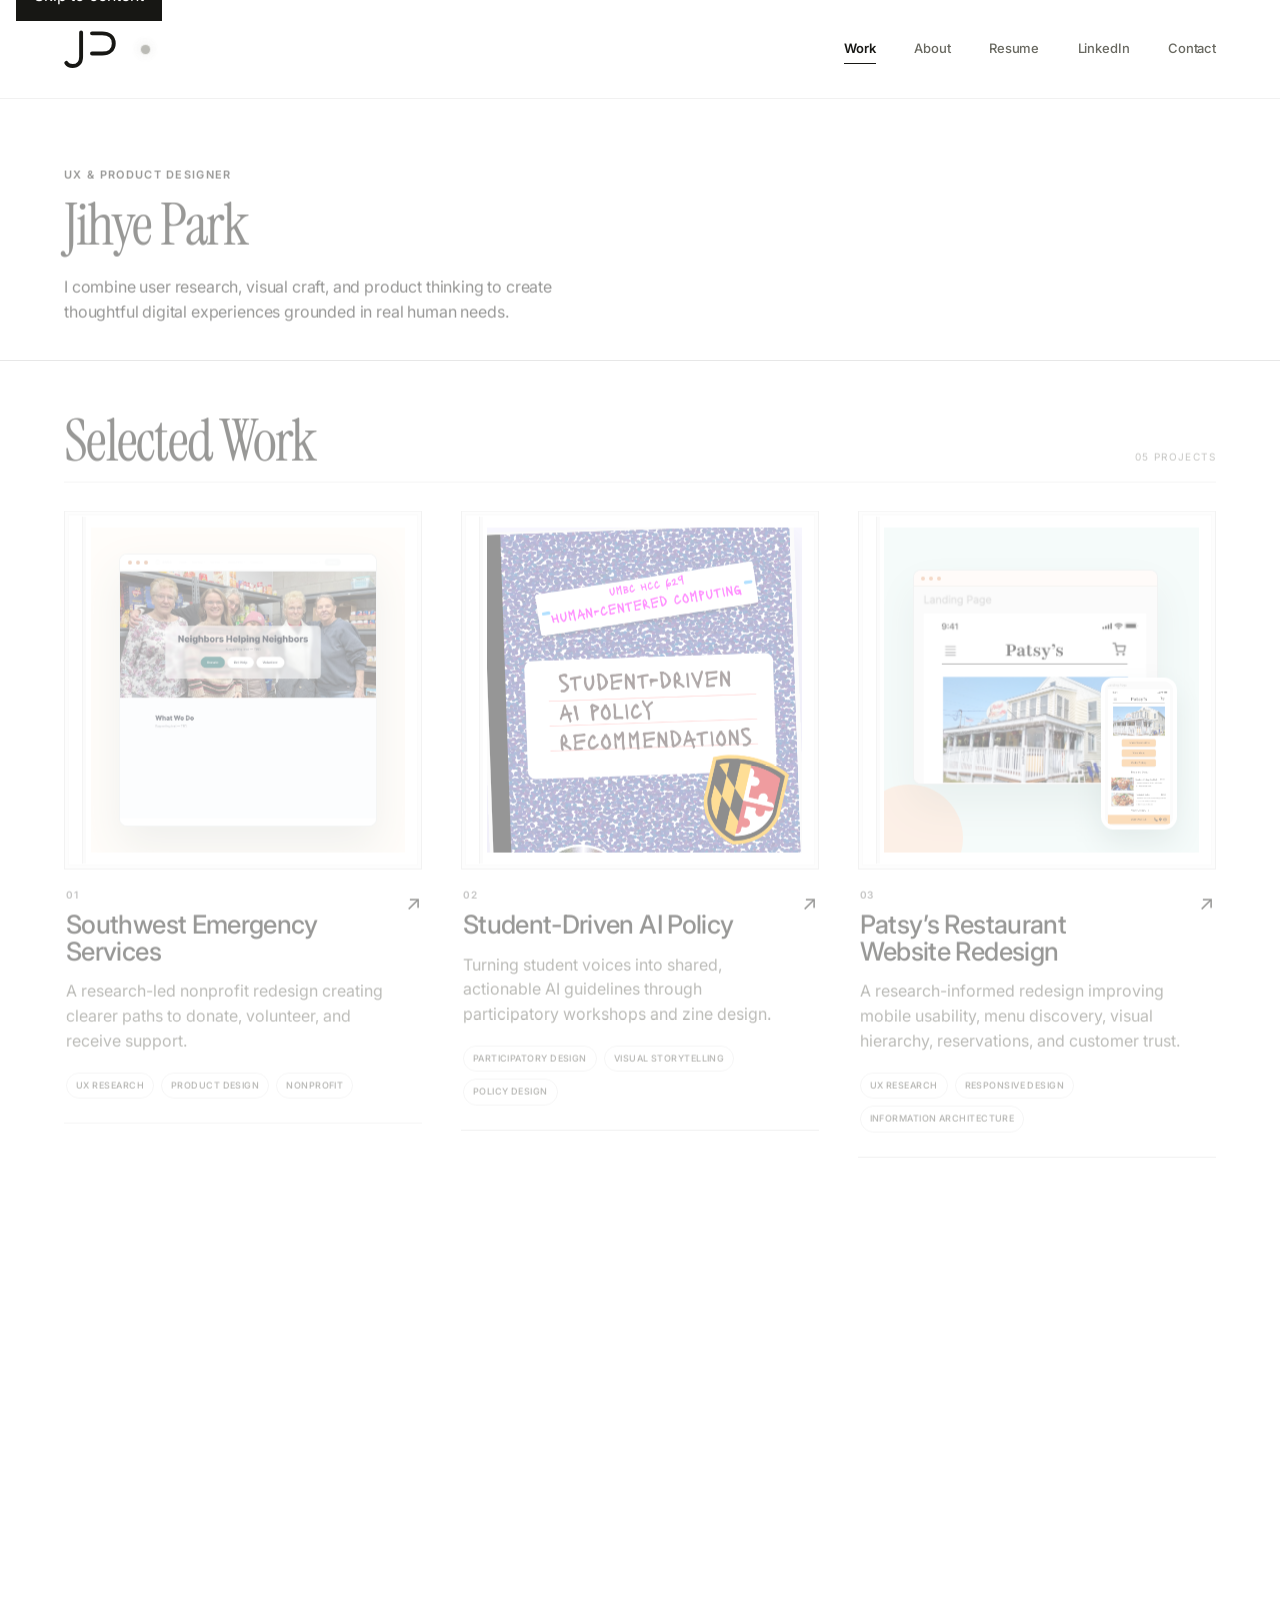
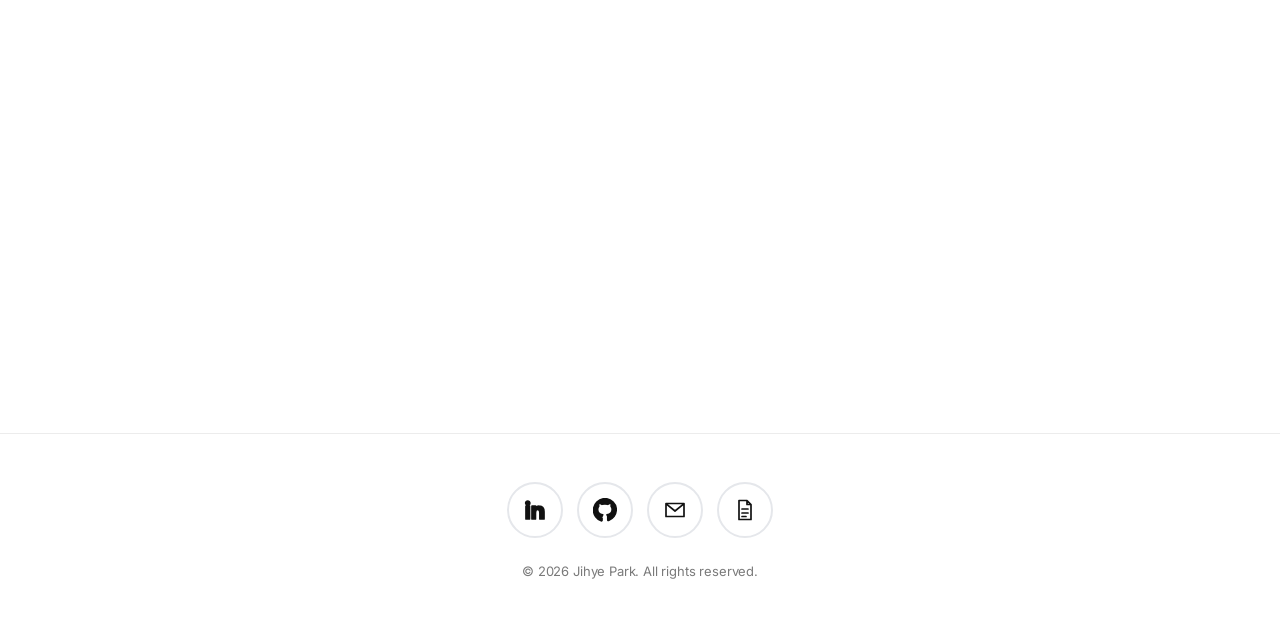
<file: projects/case-study-three.html>
<!doctype html>
<html lang="en">
<head>
  <meta charset="utf-8">
  <meta name="viewport" content="width=device-width, initial-scale=1">
  <meta name="robots" content="noindex">
  <meta http-equiv="refresh" content="0; url=../index.html#fashion-to-experience">
  <title>Fashion to Experience Design — Jihye Park</title>
  <link rel="stylesheet" href="../styles.css">
</head>
<body>
  <main class="home-intro">
    <p class="eyebrow">Case study in progress</p>
    <h1>Fashion to Experience Design</h1>
    <p><a class="text-link" href="../index.html#fashion-to-experience">Return to selected work ↗</a></p>
  </main>
</body>
</html>
</file>
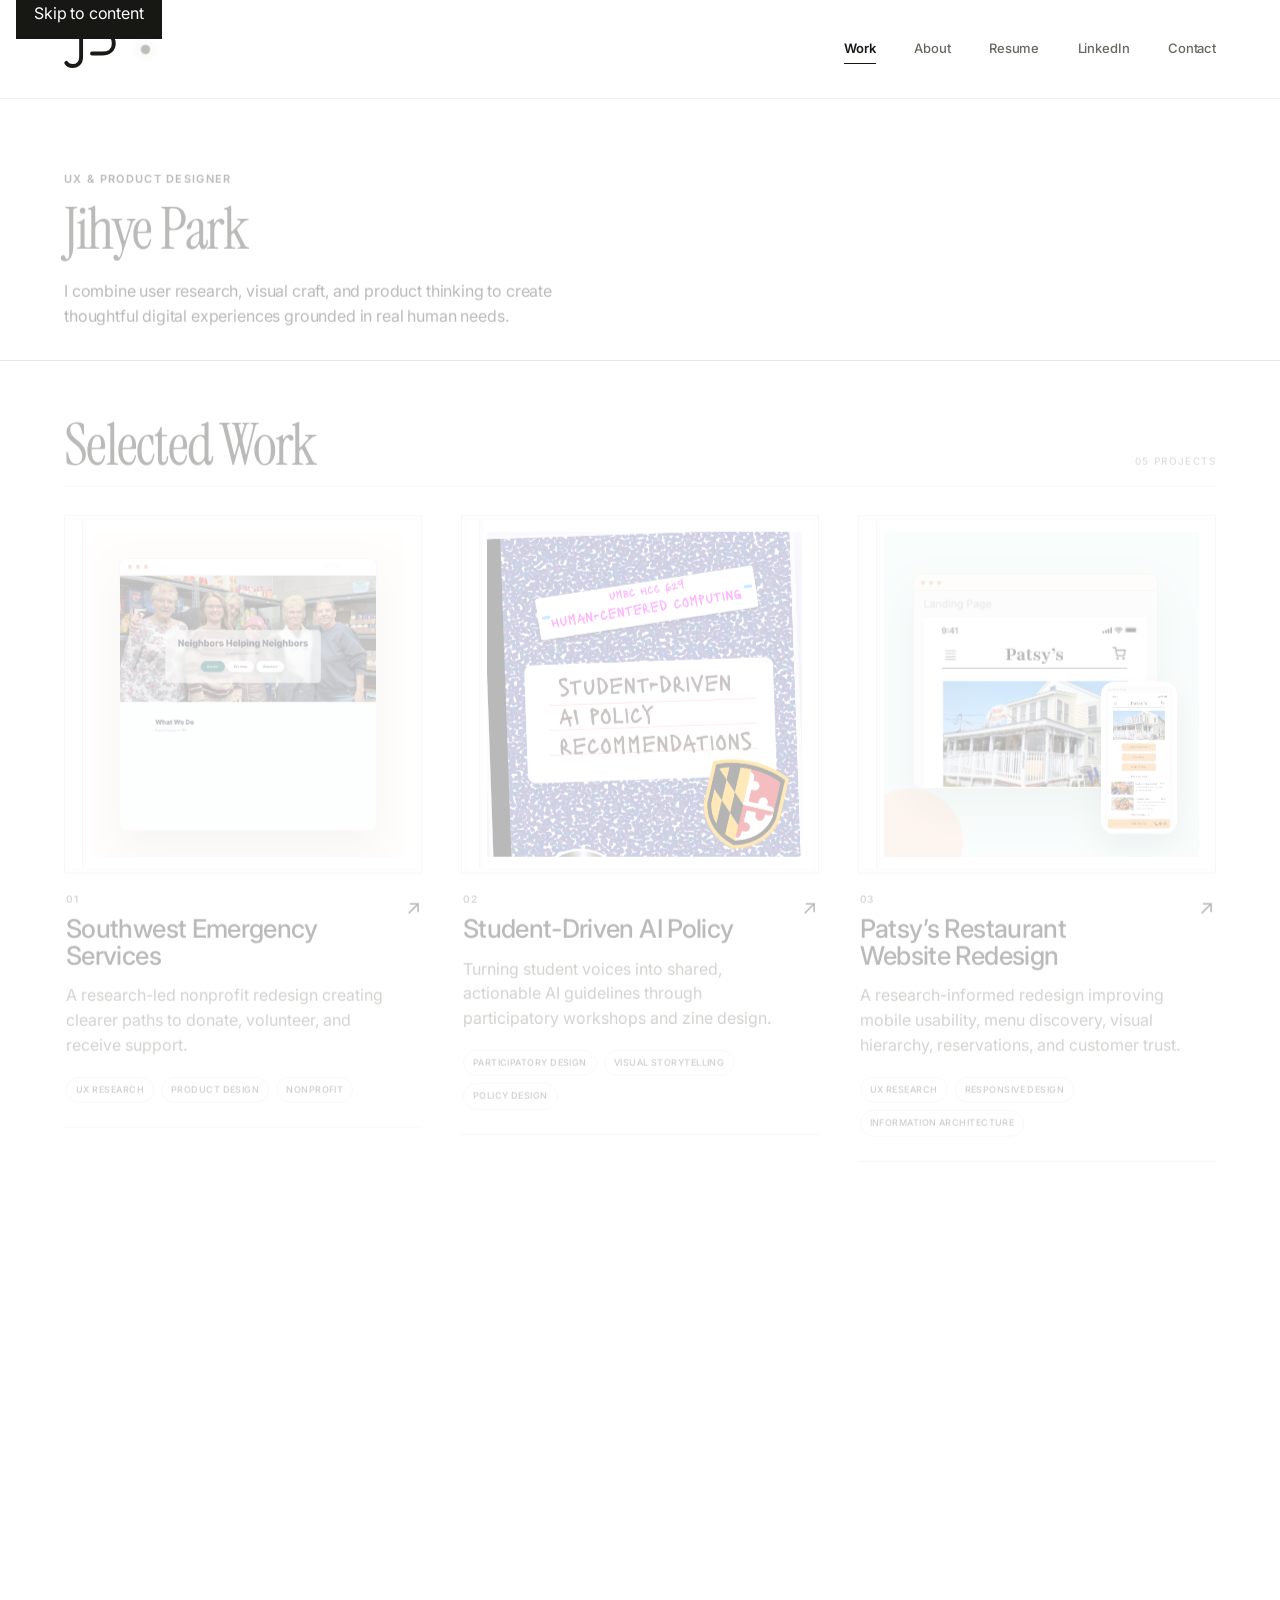
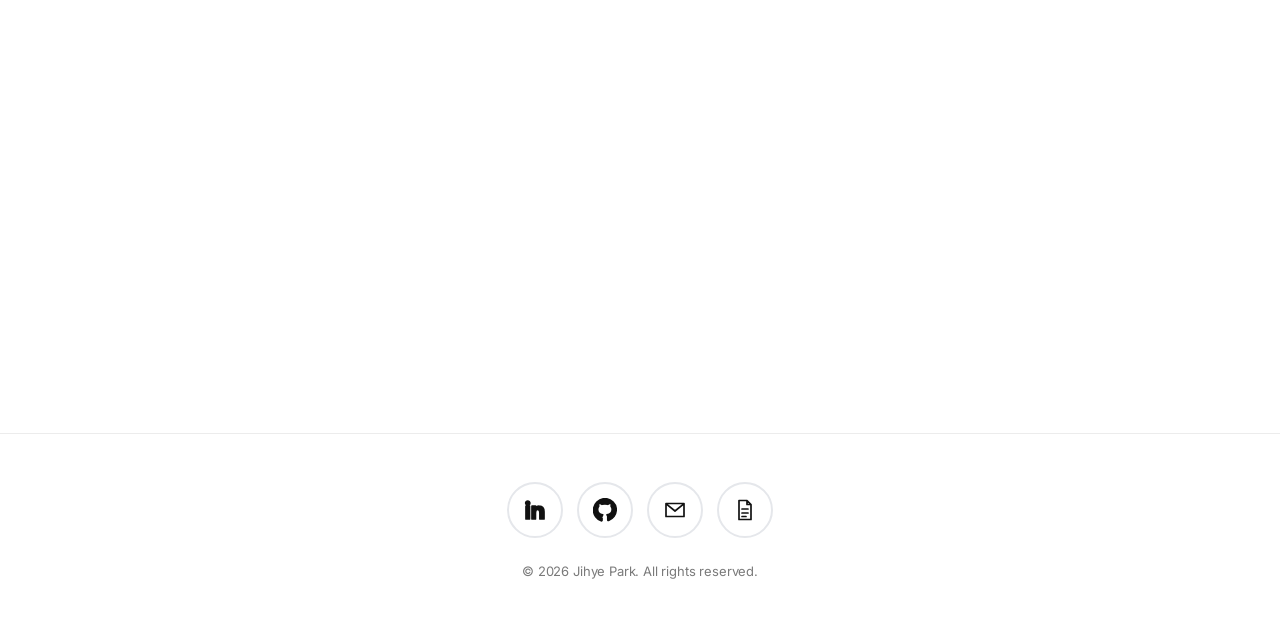
<file: projects/case-study-two.html>
<!doctype html>
<html lang="en">
<head>
  <meta charset="utf-8">
  <meta name="viewport" content="width=device-width, initial-scale=1">
  <meta name="robots" content="noindex">
  <meta http-equiv="refresh" content="0; url=../index.html#digital-mental-health">
  <title>Digital Mental Health Research — Jihye Park</title>
  <link rel="stylesheet" href="../styles.css">
</head>
<body>
  <main class="home-intro">
    <p class="eyebrow">Case study in progress</p>
    <h1>Digital Mental Health Research</h1>
    <p><a class="text-link" href="../index.html#digital-mental-health">Return to selected work ↗</a></p>
  </main>
</body>
</html>
</file>
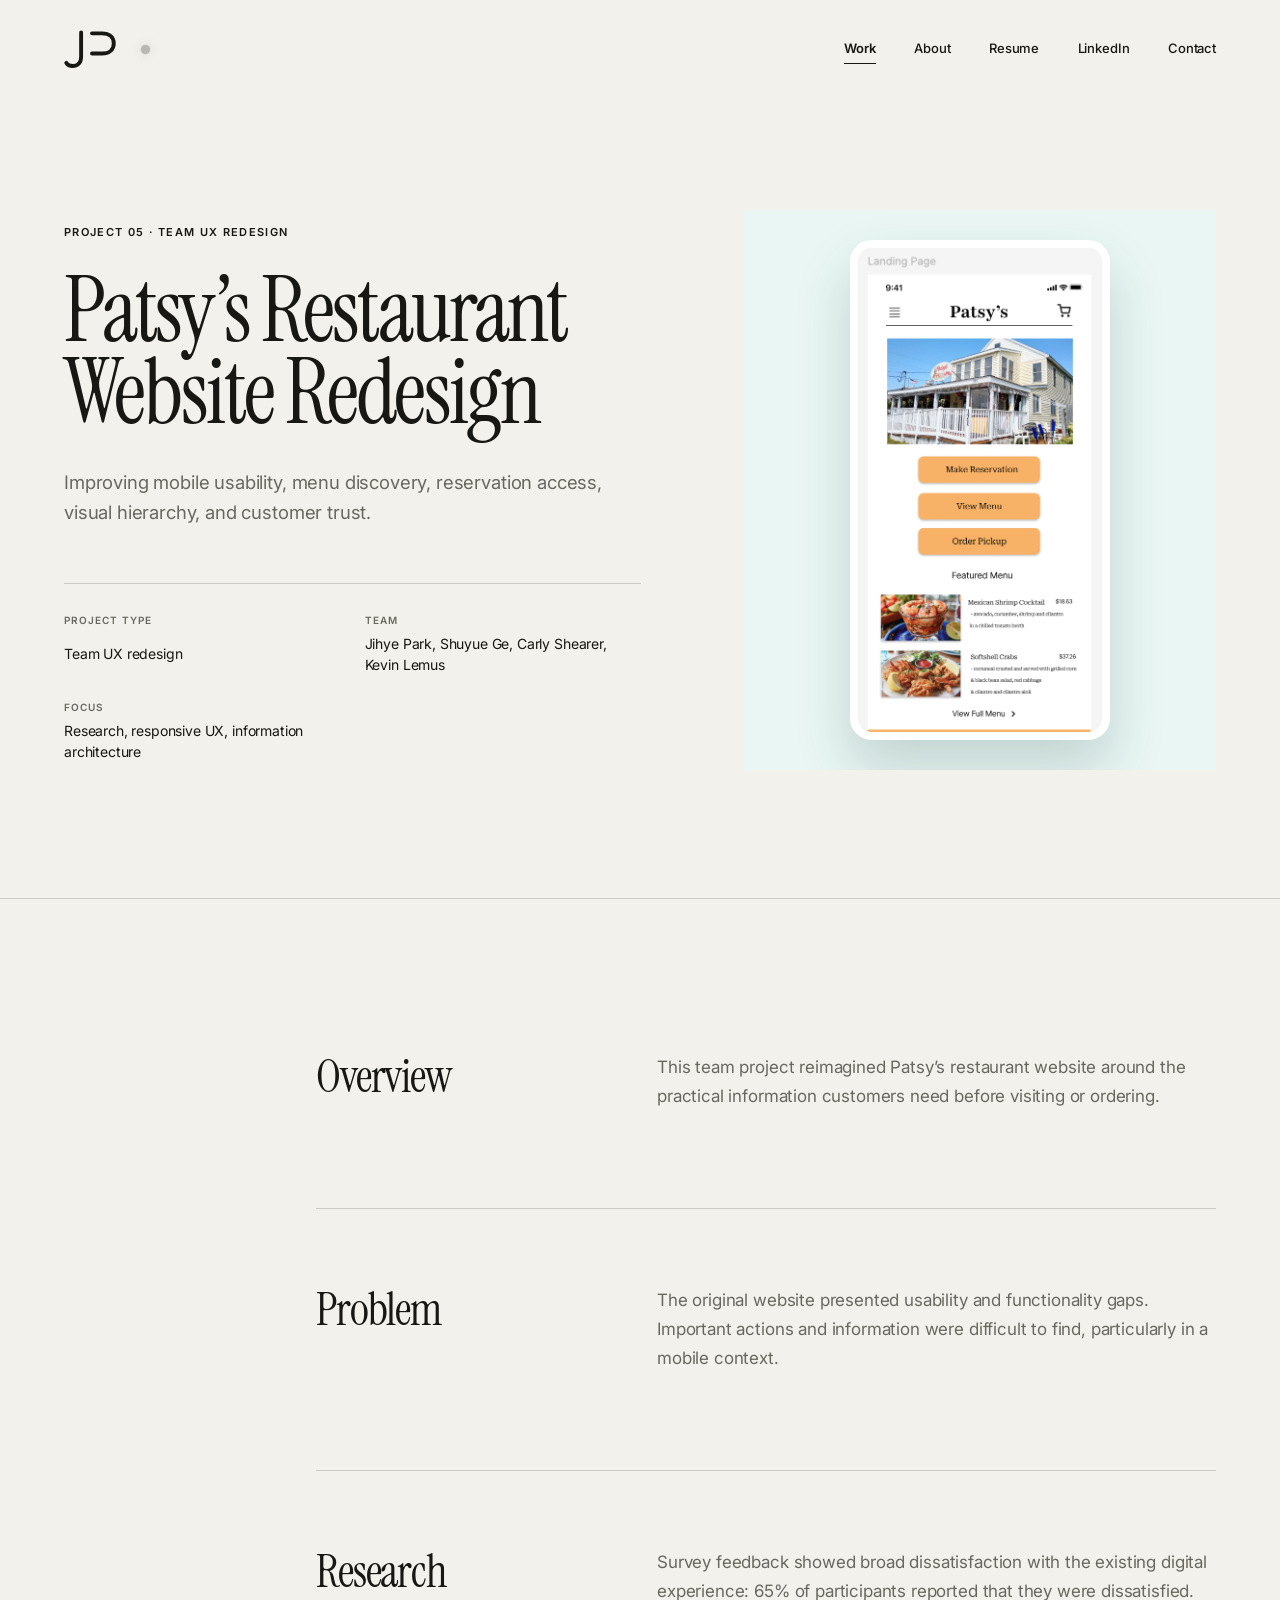
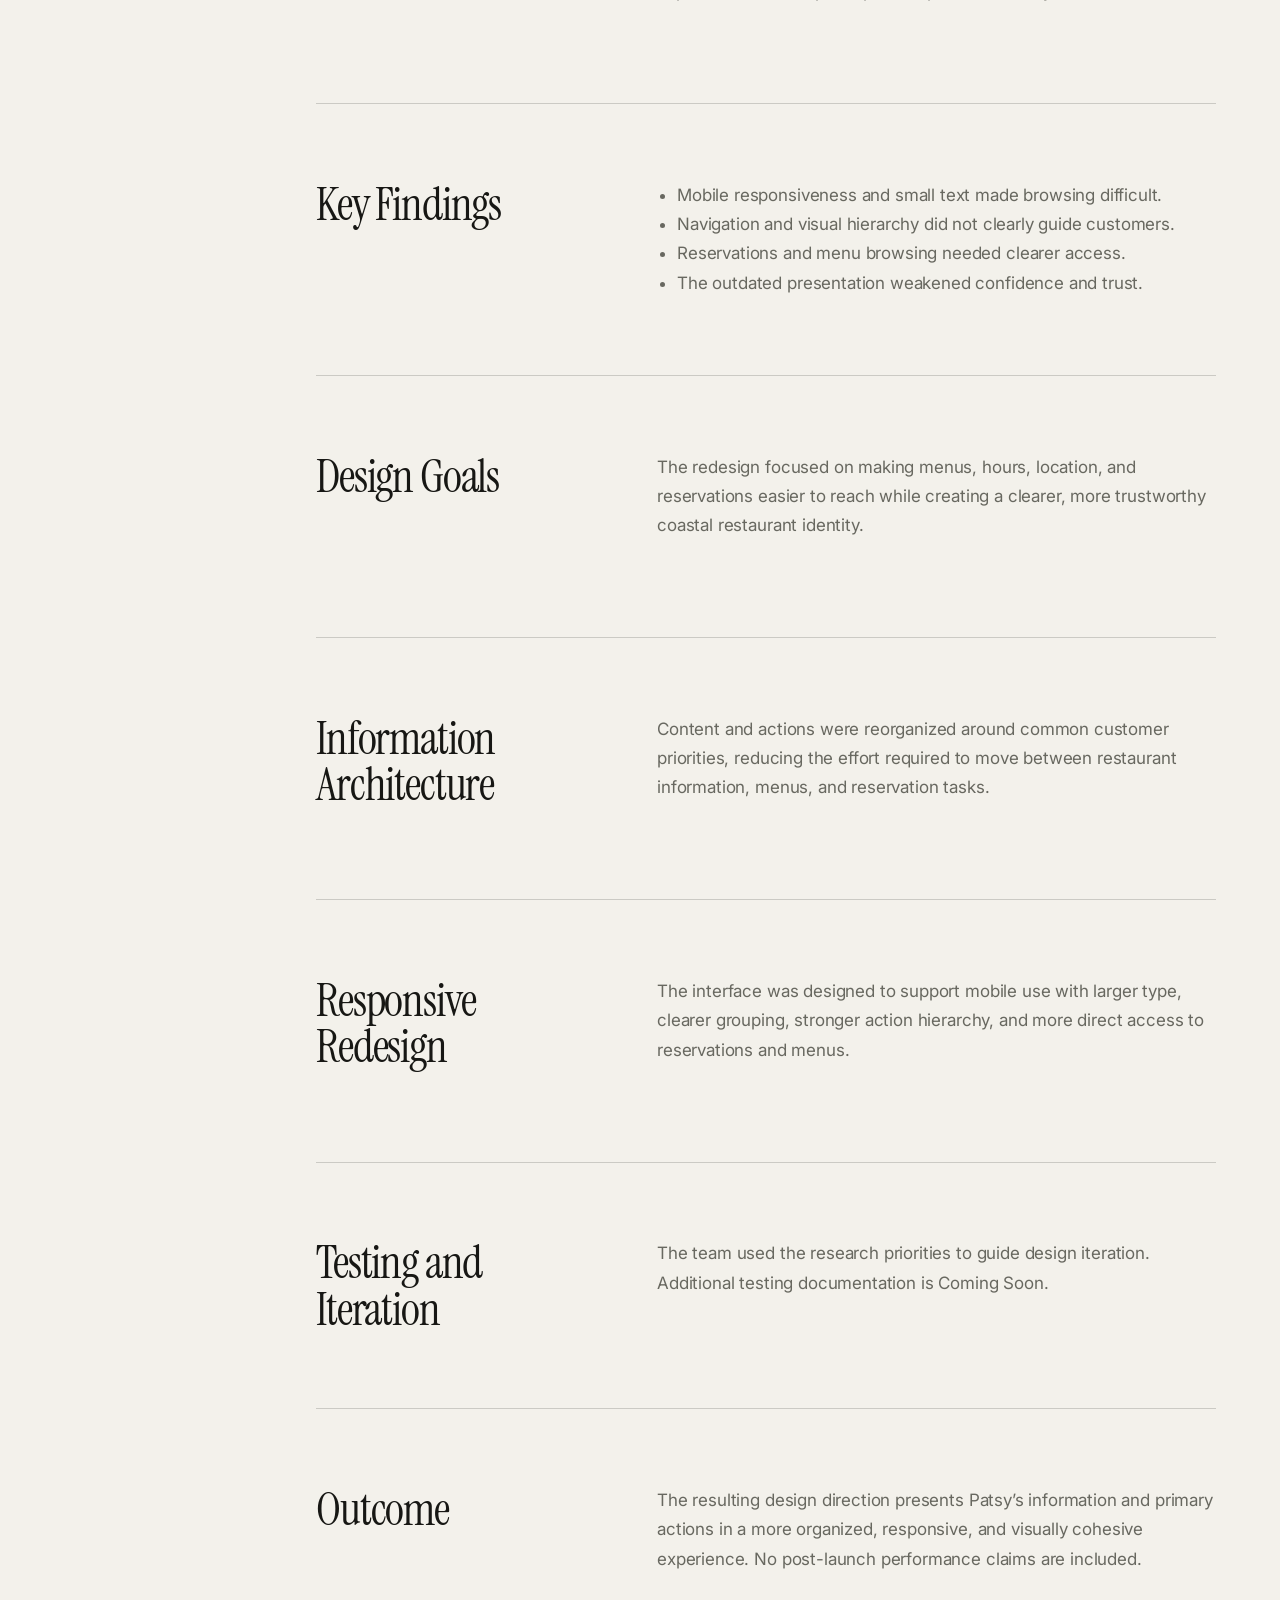
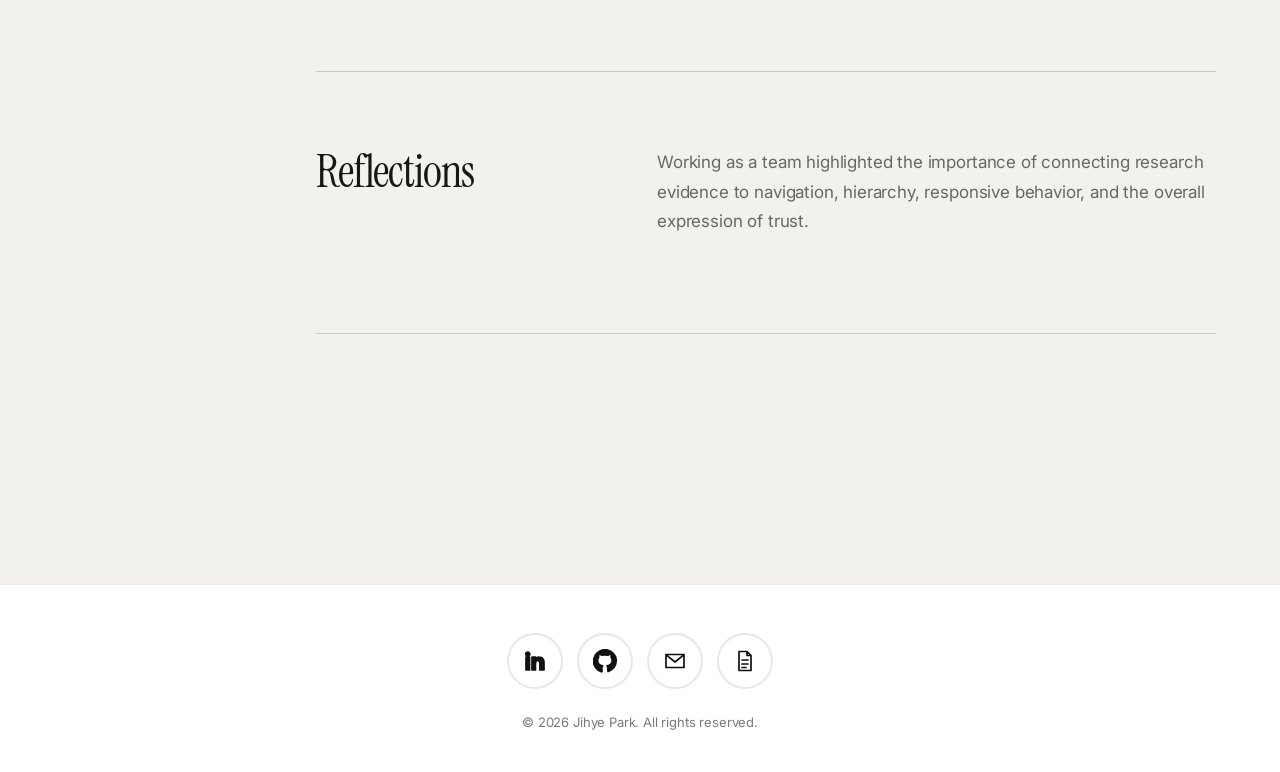
<file: projects/patsys-redesign.html>
<!doctype html>
<html lang="en">
<head>
  <meta charset="utf-8">
  <meta name="viewport" content="width=device-width,initial-scale=1">
  <meta name="description" content="Patsy’s Restaurant Website Redesign case study by Jihye Park.">
  <meta name="theme-color" content="#f3f1eb">
  <title>Patsy’s Restaurant Website Redesign — Jihye Park</title>
  <link rel="preconnect" href="https://fonts.googleapis.com">
  <link rel="preconnect" href="https://fonts.gstatic.com" crossorigin>
  <link href="https://fonts.googleapis.com/css2?family=Instrument+Serif:ital@0;1&family=Inter:wght@400;500;600&display=swap" rel="stylesheet">
  <link rel="stylesheet" href="../styles.css">
  <script src="../script.js" defer></script>
</head>
<body class="project-detail-page">
  <a class="skip-link" href="#main">Skip to content</a>
  <header class="site-header" data-header>
    <div class="brand-lockup">
      <a class="site-logo" href="../index.html" aria-label="Jihye Park home">
        <svg class="site-logo-mark" viewBox="0 0 72 64" role="img" aria-labelledby="jp-logo-title"><title id="jp-logo-title">Jihye Park</title><path d="M22 11v31c0 8-4.5 12-11 12-3.5 0-6.5-1.5-8-4"/><path d="M36 12h13c9 0 15 5 15 13s-6 13-15 13H36"/></svg>
      </a>
      <span class="cursor-orb" aria-hidden="true">
        <span class="cursor-orb__core"></span>
        <span class="cursor-orb__glow"></span>
      </span>
    </div>
    <button class="menu-toggle" type="button" aria-expanded="false" aria-controls="site-nav"><span class="sr-only">Toggle navigation</span><span></span><span></span></button>
    <nav id="site-nav" class="site-nav" aria-label="Main navigation">
      <a href="../index.html#work" aria-current="location">Work</a>
      <a href="../about.html">About</a>
      <a href="../assets/documents/jihye-park-resume.pdf">Resume</a>
      <a href="https://www.linkedin.com/in/jihye-park840221" target="_blank" rel="noopener noreferrer">LinkedIn</a>
      <a href="mailto:jihyep1@umbc.edu">Contact</a>
    </nav>
  </header>
  <main id="main">
    <section class="project-detail-hero">
      <div>
        <p class="eyebrow reveal">Project 05 · Team UX redesign</p>
        <h1 class="reveal">Patsy’s Restaurant Website Redesign</h1>
        <p class="project-detail-subtitle reveal">Improving mobile usability, menu discovery, reservation access, visual hierarchy, and customer trust.</p>
        <dl class="project-detail-meta reveal">
          <div><dt>Project type</dt><dd>Team UX redesign</dd></div>
          <div><dt>Team</dt><dd>Jihye Park, Shuyue Ge, Carly Shearer, Kevin Lemus</dd></div>
          <div><dt>Focus</dt><dd>Research, responsive UX, information architecture</dd></div>
        </dl>
      </div>
      <div class="project-detail-visual project-detail-visual--patsys reveal">
        <img src="../assets/images/patsys-project-source.png" alt="Patsy’s Restaurant redesigned mobile website interface" class="project-detail-patsys">
      </div>
    </section>
    <section class="project-detail-content" aria-label="Case study details">
      <div class="project-detail-sections">
        <section class="project-detail-section"><h2>Overview</h2><div><p>This team project reimagined Patsy’s restaurant website around the practical information customers need before visiting or ordering.</p></div></section>
        <section class="project-detail-section"><h2>Problem</h2><div><p>The original website presented usability and functionality gaps. Important actions and information were difficult to find, particularly in a mobile context.</p></div></section>
        <section class="project-detail-section"><h2>Research</h2><div><p>Survey feedback showed broad dissatisfaction with the existing digital experience: 65% of participants reported that they were dissatisfied.</p></div></section>
        <section class="project-detail-section"><h2>Key Findings</h2><div><ul><li>Mobile responsiveness and small text made browsing difficult.</li><li>Navigation and visual hierarchy did not clearly guide customers.</li><li>Reservations and menu browsing needed clearer access.</li><li>The outdated presentation weakened confidence and trust.</li></ul></div></section>
        <section class="project-detail-section"><h2>Design Goals</h2><div><p>The redesign focused on making menus, hours, location, and reservations easier to reach while creating a clearer, more trustworthy coastal restaurant identity.</p></div></section>
        <section class="project-detail-section"><h2>Information Architecture</h2><div><p>Content and actions were reorganized around common customer priorities, reducing the effort required to move between restaurant information, menus, and reservation tasks.</p></div></section>
        <section class="project-detail-section"><h2>Responsive Redesign</h2><div><p>The interface was designed to support mobile use with larger type, clearer grouping, stronger action hierarchy, and more direct access to reservations and menus.</p></div></section>
        <section class="project-detail-section"><h2>Testing and Iteration</h2><div><p>The team used the research priorities to guide design iteration. Additional testing documentation is Coming Soon.</p></div></section>
        <section class="project-detail-section"><h2>Outcome</h2><div><p>The resulting design direction presents Patsy’s information and primary actions in a more organized, responsive, and visually cohesive experience. No post-launch performance claims are included.</p></div></section>
        <section class="project-detail-section"><h2>Reflections</h2><div><p>Working as a team highlighted the importance of connecting research evidence to navigation, hierarchy, responsive behavior, and the overall expression of trust.</p></div></section>
      </div>
    </section>
  </main>
  <footer class="site-footer">
    <div class="footer-inner">
      <nav class="footer-socials" aria-label="Social links">
        <a class="footer-social-icon" href="https://www.linkedin.com/in/jihye-park840221" target="_blank" rel="noopener noreferrer" aria-label="Visit Jihye Park's LinkedIn profile"><svg viewBox="0 0 24 24" aria-hidden="true"><path fill="currentColor" d="M6.5 8.2H3V21h3.5V8.2ZM4.75 3A2.06 2.06 0 1 0 4.75 7.12 2.06 2.06 0 0 0 4.75 3ZM21 13.66c0-3.86-2.06-5.66-4.8-5.66a4.15 4.15 0 0 0-3.75 2.06V8.2H9V21h3.45v-6.34c0-1.67.32-3.29 2.39-3.29 2.04 0 2.06 1.91 2.06 3.4V21H21v-7.34Z"/></svg></a>
        <a class="footer-social-icon" href="https://github.com/zhyepark" target="_blank" rel="noopener noreferrer" aria-label="Visit Jihye Park's GitHub profile"><svg viewBox="0 0 24 24" aria-hidden="true"><path fill="currentColor" d="M12 .7C5.7.7.6 5.8.6 12.1c0 5 3.2 9.2 7.6 10.7.6.1.8-.2.8-.6v-2.2c-3.1.7-3.8-1.3-3.8-1.3-.5-1.3-1.2-1.7-1.2-1.7-1-.7.1-.7.1-.7 1.1.1 1.7 1.1 1.7 1.1 1 1.7 2.6 1.2 3.2.9.1-.7.4-1.2.7-1.5-2.5-.3-5.1-1.2-5.1-5.6 0-1.2.4-2.3 1.1-3.1-.1-.3-.5-1.4.1-3 0 0 .9-.3 3.2 1.2.9-.3 1.9-.4 2.9-.4 1 0 2 .1 2.9.4 2.2-1.5 3.2-1.2 3.2-1.2.6 1.6.2 2.7.1 3 .7.8 1.1 1.9 1.1 3.1 0 4.4-2.7 5.3-5.2 5.6.4.3.8 1 .8 2v3c0 .4.2.8.8.6 4.4-1.5 7.6-5.7 7.6-10.7C23.4 5.8 18.3.7 12 .7Z"/></svg></a>
        <a class="footer-social-icon" href="mailto:jihyep1@umbc.edu" aria-label="Email Jihye Park"><svg viewBox="0 0 24 24" aria-hidden="true"><path d="M3 5.5h18v13H3zM3.8 6.3 12 13l8.2-6.7"/></svg></a>
        <a class="footer-social-icon" href="../assets/documents/jihye-park-resume.pdf" aria-label="Open Jihye Park's resume"><svg viewBox="0 0 24 24" aria-hidden="true"><path d="M6 2.5h8l4 4v15H6zM14 2.5v4h4M9 11h6M9 15h6M9 18.5h4"/></svg></a>
      </nav>
      <p class="footer-copyright">© 2026 Jihye Park. All rights reserved.</p>
    </div>
  </footer>
</body>
</html>
</file>
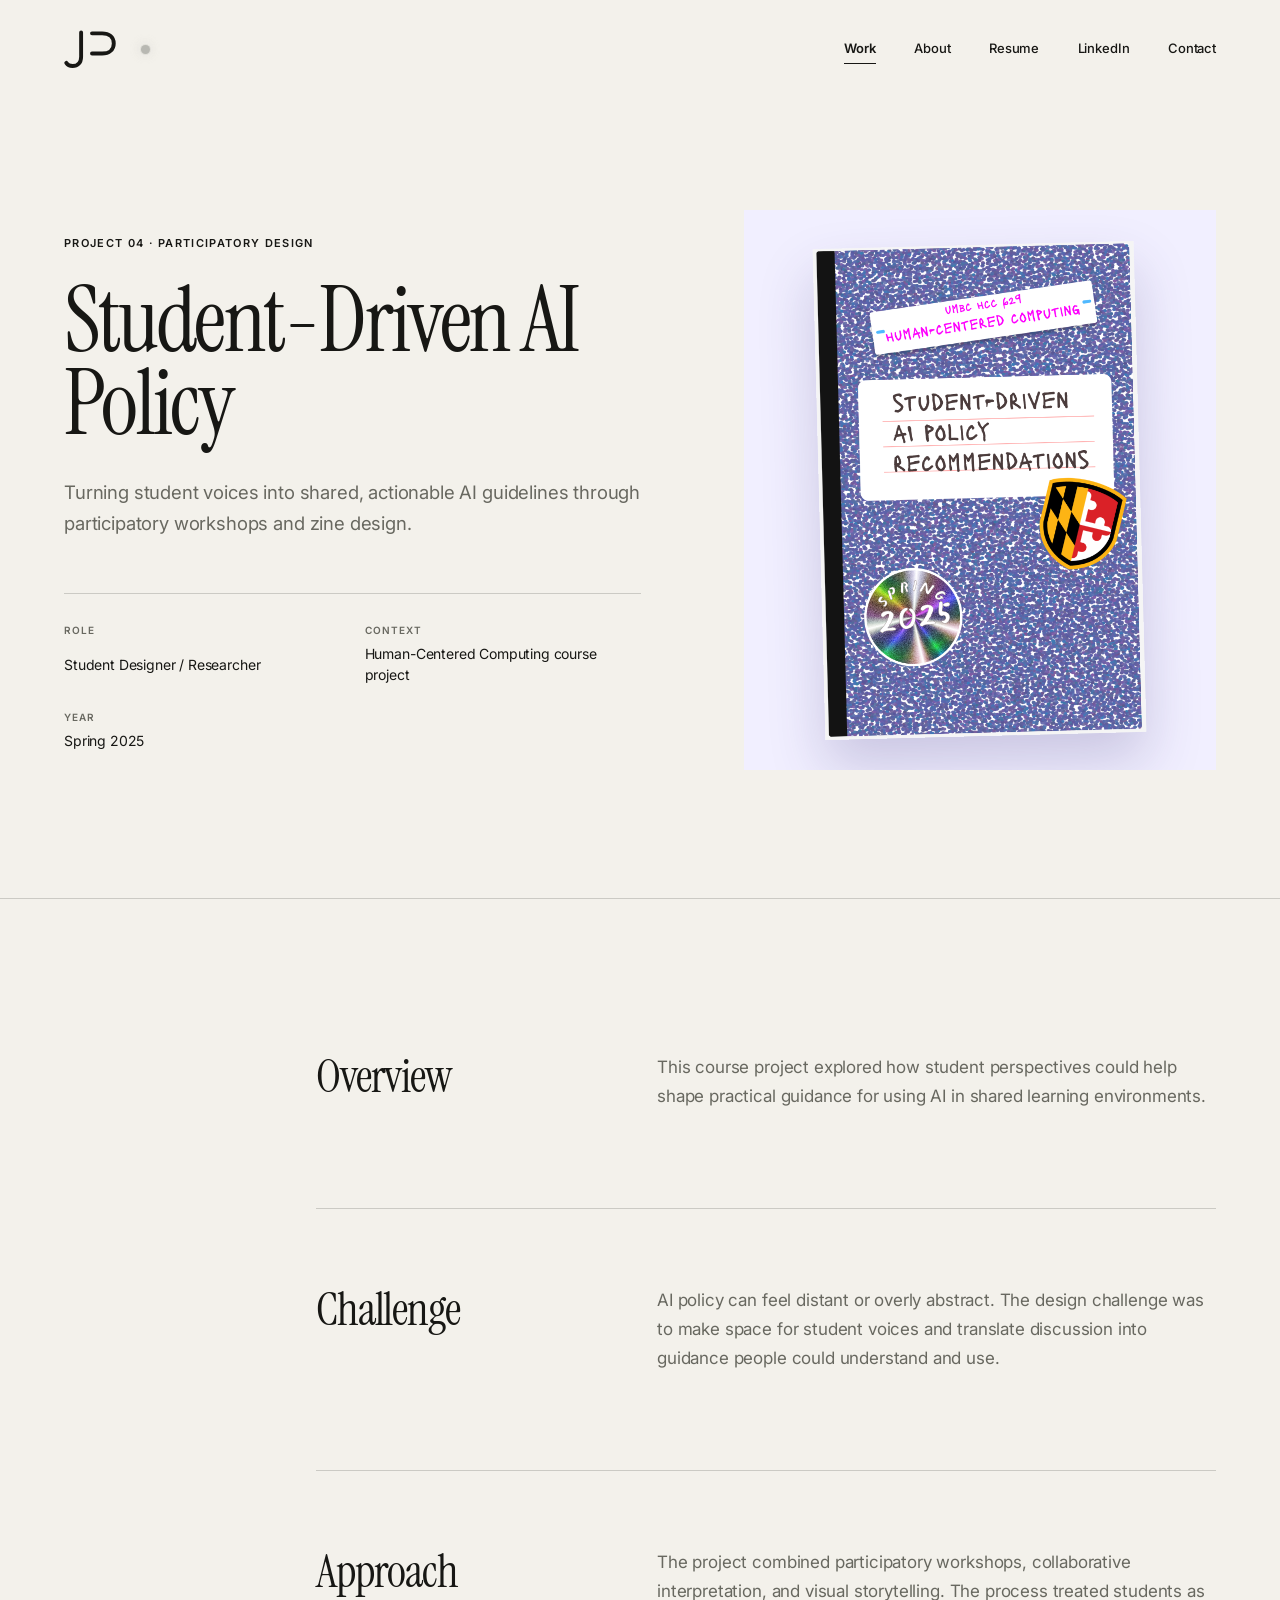
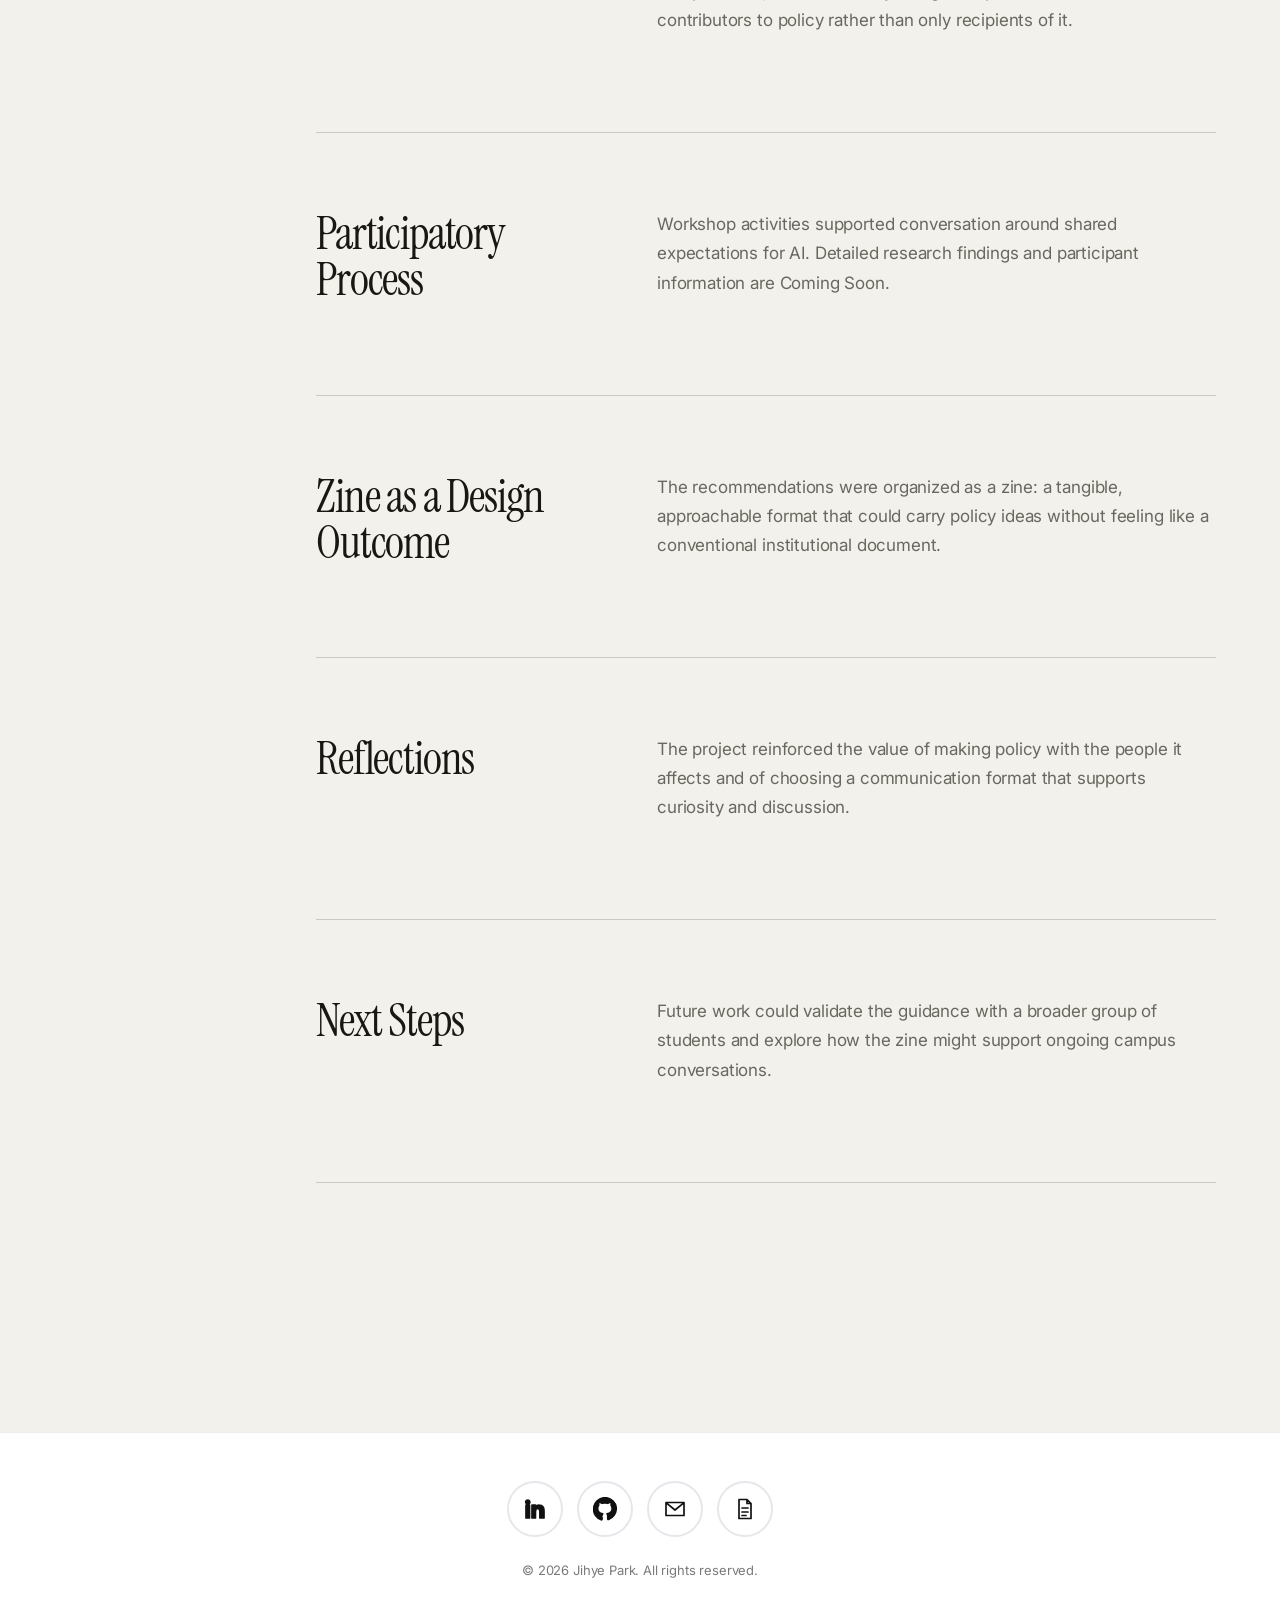
<file: projects/student-driven-ai.html>
<!doctype html>
<html lang="en">
<head>
  <meta charset="utf-8">
  <meta name="viewport" content="width=device-width,initial-scale=1">
  <meta name="description" content="Student-Driven AI Policy case study by Jihye Park.">
  <meta name="theme-color" content="#f3f1eb">
  <title>Student-Driven AI Policy — Jihye Park</title>
  <link rel="preconnect" href="https://fonts.googleapis.com">
  <link rel="preconnect" href="https://fonts.gstatic.com" crossorigin>
  <link href="https://fonts.googleapis.com/css2?family=Instrument+Serif:ital@0;1&family=Inter:wght@400;500;600&display=swap" rel="stylesheet">
  <link rel="stylesheet" href="../styles.css">
  <script src="../script.js" defer></script>
</head>
<body class="project-detail-page">
  <a class="skip-link" href="#main">Skip to content</a>
  <header class="site-header" data-header>
    <div class="brand-lockup">
      <a class="site-logo" href="../index.html" aria-label="Jihye Park home">
        <svg class="site-logo-mark" viewBox="0 0 72 64" role="img" aria-labelledby="jp-logo-title"><title id="jp-logo-title">Jihye Park</title><path d="M22 11v31c0 8-4.5 12-11 12-3.5 0-6.5-1.5-8-4"/><path d="M36 12h13c9 0 15 5 15 13s-6 13-15 13H36"/></svg>
      </a>
      <span class="cursor-orb" aria-hidden="true">
        <span class="cursor-orb__core"></span>
        <span class="cursor-orb__glow"></span>
      </span>
    </div>
    <button class="menu-toggle" type="button" aria-expanded="false" aria-controls="site-nav"><span class="sr-only">Toggle navigation</span><span></span><span></span></button>
    <nav id="site-nav" class="site-nav" aria-label="Main navigation">
      <a href="../index.html#work" aria-current="location">Work</a>
      <a href="../about.html">About</a>
      <a href="../assets/documents/jihye-park-resume.pdf">Resume</a>
      <a href="https://www.linkedin.com/in/jihye-park840221" target="_blank" rel="noopener noreferrer">LinkedIn</a>
      <a href="mailto:jihyep1@umbc.edu">Contact</a>
    </nav>
  </header>
  <main id="main">
    <section class="project-detail-hero">
      <div>
        <p class="eyebrow reveal">Project 04 · Participatory design</p>
        <h1 class="reveal">Student-Driven AI Policy</h1>
        <p class="project-detail-subtitle reveal">Turning student voices into shared, actionable AI guidelines through participatory workshops and zine design.</p>
        <dl class="project-detail-meta reveal">
          <div><dt>Role</dt><dd>Student Designer / Researcher</dd></div>
          <div><dt>Context</dt><dd>Human-Centered Computing course project</dd></div>
          <div><dt>Year</dt><dd>Spring 2025</dd></div>
        </dl>
      </div>
      <div class="project-detail-visual project-detail-visual--zine reveal">
        <img src="../assets/images/student-ai-zine-cover.png" alt="Student-Driven AI Policy Recommendations zine cover" class="project-detail-zine">
      </div>
    </section>
    <section class="project-detail-content" aria-label="Case study details">
      <div class="project-detail-sections">
        <section class="project-detail-section"><h2>Overview</h2><div><p>This course project explored how student perspectives could help shape practical guidance for using AI in shared learning environments.</p></div></section>
        <section class="project-detail-section"><h2>Challenge</h2><div><p>AI policy can feel distant or overly abstract. The design challenge was to make space for student voices and translate discussion into guidance people could understand and use.</p></div></section>
        <section class="project-detail-section"><h2>Approach</h2><div><p>The project combined participatory workshops, collaborative interpretation, and visual storytelling. The process treated students as contributors to policy rather than only recipients of it.</p></div></section>
        <section class="project-detail-section"><h2>Participatory Process</h2><div><p>Workshop activities supported conversation around shared expectations for AI. Detailed research findings and participant information are Coming Soon.</p></div></section>
        <section class="project-detail-section"><h2>Zine as a Design Outcome</h2><div><p>The recommendations were organized as a zine: a tangible, approachable format that could carry policy ideas without feeling like a conventional institutional document.</p></div></section>
        <section class="project-detail-section"><h2>Reflections</h2><div><p>The project reinforced the value of making policy with the people it affects and of choosing a communication format that supports curiosity and discussion.</p></div></section>
        <section class="project-detail-section"><h2>Next Steps</h2><div><p>Future work could validate the guidance with a broader group of students and explore how the zine might support ongoing campus conversations.</p></div></section>
      </div>
    </section>
  </main>
  <footer class="site-footer">
    <div class="footer-inner">
      <nav class="footer-socials" aria-label="Social links">
        <a class="footer-social-icon" href="https://www.linkedin.com/in/jihye-park840221" target="_blank" rel="noopener noreferrer" aria-label="Visit Jihye Park's LinkedIn profile"><svg viewBox="0 0 24 24" aria-hidden="true"><path fill="currentColor" d="M6.5 8.2H3V21h3.5V8.2ZM4.75 3A2.06 2.06 0 1 0 4.75 7.12 2.06 2.06 0 0 0 4.75 3ZM21 13.66c0-3.86-2.06-5.66-4.8-5.66a4.15 4.15 0 0 0-3.75 2.06V8.2H9V21h3.45v-6.34c0-1.67.32-3.29 2.39-3.29 2.04 0 2.06 1.91 2.06 3.4V21H21v-7.34Z"/></svg></a>
        <a class="footer-social-icon" href="https://github.com/zhyepark" target="_blank" rel="noopener noreferrer" aria-label="Visit Jihye Park's GitHub profile"><svg viewBox="0 0 24 24" aria-hidden="true"><path fill="currentColor" d="M12 .7C5.7.7.6 5.8.6 12.1c0 5 3.2 9.2 7.6 10.7.6.1.8-.2.8-.6v-2.2c-3.1.7-3.8-1.3-3.8-1.3-.5-1.3-1.2-1.7-1.2-1.7-1-.7.1-.7.1-.7 1.1.1 1.7 1.1 1.7 1.1 1 1.7 2.6 1.2 3.2.9.1-.7.4-1.2.7-1.5-2.5-.3-5.1-1.2-5.1-5.6 0-1.2.4-2.3 1.1-3.1-.1-.3-.5-1.4.1-3 0 0 .9-.3 3.2 1.2.9-.3 1.9-.4 2.9-.4 1 0 2 .1 2.9.4 2.2-1.5 3.2-1.2 3.2-1.2.6 1.6.2 2.7.1 3 .7.8 1.1 1.9 1.1 3.1 0 4.4-2.7 5.3-5.2 5.6.4.3.8 1 .8 2v3c0 .4.2.8.8.6 4.4-1.5 7.6-5.7 7.6-10.7C23.4 5.8 18.3.7 12 .7Z"/></svg></a>
        <a class="footer-social-icon" href="mailto:jihyep1@umbc.edu" aria-label="Email Jihye Park"><svg viewBox="0 0 24 24" aria-hidden="true"><path d="M3 5.5h18v13H3zM3.8 6.3 12 13l8.2-6.7"/></svg></a>
        <a class="footer-social-icon" href="../assets/documents/jihye-park-resume.pdf" aria-label="Open Jihye Park's resume"><svg viewBox="0 0 24 24" aria-hidden="true"><path d="M6 2.5h8l4 4v15H6zM14 2.5v4h4M9 11h6M9 15h6M9 18.5h4"/></svg></a>
      </nav>
      <p class="footer-copyright">© 2026 Jihye Park. All rights reserved.</p>
    </div>
  </footer>
</body>
</html>
</file>
<file: styles.css>
:root {
  --font-display: "Instrument Serif", Georgia, serif;
  --font-body: "Inter", Arial, sans-serif;
  --ink: #171714;
  --paper: #f3f1eb;
  --paper-deep: #e8e5dc;
  --line: rgba(23, 23, 20, .18);
  --muted: #686860;
  --sage: #a9b39d;
  --blue: #9bacbb;
  --clay: #c29c86;
  --pad: clamp(24px, 5vw, 80px);
}

* { box-sizing: border-box; }
html { scroll-behavior: smooth; }
body { margin: 0; background: var(--paper); color: var(--ink); font-family: var(--font-body); font-weight: 400; line-height: 1.6; letter-spacing: -.01em; -webkit-font-smoothing: antialiased; }
a { color: inherit; text-decoration: none; }
button { color: inherit; font: inherit; }
.sr-only { position: absolute; width: 1px; height: 1px; padding: 0; margin: -1px; overflow: hidden; clip: rect(0,0,0,0); white-space: nowrap; border: 0; }
.skip-link { position: fixed; left: 16px; top: -60px; z-index: 100; padding: 12px 18px; background: var(--ink); color: white; transition: top .2s; }
.skip-link:focus { top: 16px; }

.site-header { position: fixed; inset: 0 0 auto; z-index: 50; display: flex; align-items: center; justify-content: space-between; padding: 24px var(--pad); transition: background .3s, padding .3s; }
.site-header.is-scrolled { padding-top: 16px; padding-bottom: 16px; background: rgba(243,241,235,.88); backdrop-filter: blur(14px); -webkit-backdrop-filter: blur(14px); border-bottom: 1px solid rgba(23,23,20,.08); }
.brand-lockup { display: inline-flex; align-items: center; gap: 10px; flex: 0 0 auto; }
.site-logo { display: inline-flex; align-items: center; flex: 0 0 auto; padding: 0; border: 0; background: transparent; box-shadow: none; color: var(--ink); text-decoration: none; opacity: 0; animation: site-logo-intro 520ms cubic-bezier(.22, 1, .36, 1) forwards; transition: opacity 250ms ease, transform 250ms ease; }
.site-logo-mark { display: block; width: clamp(56px, 4vw, 64px); height: auto; overflow: visible; fill: none; stroke: currentColor; stroke-width: 5; stroke-linecap: round; stroke-linejoin: round; }
.cursor-orb {
  --orb-color: #B8B8B2;
  --orb-x: 0px;
  --orb-y: 0px;
  position: relative;
  display: inline-grid;
  place-items: center;
  width: 30px;
  aspect-ratio: 1;
  flex: 0 0 auto;
  border-radius: 50%;
  opacity: 0;
  transform: translate3d(var(--orb-x), var(--orb-y), 0) scale(.75);
  transition: transform 280ms cubic-bezier(.22, 1, .36, 1), filter 280ms ease, opacity 320ms ease;
  pointer-events: none;
  animation: cursor-orb-intro 620ms 100ms cubic-bezier(.22, 1, .36, 1) forwards;
}
.cursor-orb__core {
  position: relative;
  z-index: 2;
  width: 9px;
  aspect-ratio: 1;
  border-radius: 50%;
  background: var(--orb-color);
  box-shadow: 0 0 0 1px color-mix(in srgb, var(--orb-color) 24%, transparent);
  transition: transform 280ms cubic-bezier(.22, 1, .36, 1), background-color 260ms ease, box-shadow 260ms ease;
}
.cursor-orb__glow {
  position: absolute;
  inset: 3px;
  border-radius: 50%;
  background: radial-gradient(circle, color-mix(in srgb, var(--orb-color) 28%, transparent) 0%, color-mix(in srgb, var(--orb-color) 12%, transparent) 45%, transparent 72%);
  opacity: .7;
  filter: blur(5px);
  transform: scale(.9);
  transition: transform 320ms cubic-bezier(.22, 1, .36, 1), opacity 260ms ease, background 260ms ease;
}
@keyframes site-logo-intro {
  to { opacity: 1; }
}
@keyframes cursor-orb-intro {
  to { opacity: 1; transform: translate3d(var(--orb-x), var(--orb-y), 0) scale(1); }
}
.brand-lockup.is-logo-active .cursor-orb { transform: translate3d(calc(var(--orb-x) - 3px), var(--orb-y), 0) scale(1.08); }
.brand-lockup.is-logo-active .cursor-orb__core {
  transform: scale(1.25);
  box-shadow: 0 0 0 5px color-mix(in srgb, var(--orb-color) 10%, transparent);
}
.brand-lockup.is-logo-active .cursor-orb__glow { transform: scale(1.45); opacity: 1; }
.cursor-orb.is-project-active { transform: translate3d(var(--orb-x), var(--orb-y), 0) scale(1.1); }
.cursor-orb.is-project-active .cursor-orb__core { transform: scale(1.35); }
.cursor-orb.is-project-active .cursor-orb__glow { transform: scale(1.55); opacity: 1; }
.site-logo:hover { opacity: .82; transform: translateY(-2px); }
.site-logo:active { transform: translateY(0) scale(.97); }
.site-logo:focus-visible { outline: 2px solid currentColor; outline-offset: 5px; border-radius: 4px; }
.site-nav { display: flex; gap: clamp(24px, 3vw, 48px); font-size: 13px; font-weight: 500; }
.site-nav a {
  position: relative;
  display: inline-block;
  border-radius: 3px;
  font-family: var(--font-body);
  font-weight: 500;
  letter-spacing: -.01em;
  transition: color .25s ease, transform .25s ease, font-weight .25s ease;
}
.site-nav a::after {
  content: "";
  position: absolute;
  left: 0;
  right: 100%;
  bottom: -5px;
  height: 1px;
  background: currentColor;
  transition: right .25s ease;
}
.site-nav a:hover { color: var(--muted); transform: translateY(-2px); }
.site-nav a:hover::after,
.site-nav a:focus-visible::after,
.site-nav a[aria-current]::after { right: 0; }
.site-nav a:active { transform: translateY(1px) scale(.975); }
.site-nav a[aria-current] { color: var(--ink); font-weight: 600; }
.site-nav a:focus-visible {
  outline: 2px solid var(--ink);
  outline-offset: 7px;
}
.menu-toggle { display: none; border: 0; background: none; padding: 8px; }

.hero { min-height: 100svh; padding: clamp(130px, 19vh, 210px) var(--pad) 55px; display: flex; flex-direction: column; justify-content: space-between; }
.hero-kicker { display: flex; align-items: center; gap: 10px; margin: 0; color: var(--muted); font-size: 12px; font-weight: 600; letter-spacing: .12em; text-transform: uppercase; }
.status-dot { width: 7px; height: 7px; border-radius: 50%; background: #6e865f; box-shadow: 0 0 0 4px rgba(110,134,95,.13); }
.hero h1, .section h2, .contact-section h2 { margin: 28px 0 58px; font-family: var(--font-display); font-size: clamp(52px, 8.3vw, 128px); font-weight: 400; line-height: .98; letter-spacing: -.025em; }
.hero h1 { font-size: clamp(48px, 6.2vw, 82px); line-height: 1; letter-spacing: -.055em; }
em { font-family: var(--font-display); font-weight: 400; font-style: italic; }
.hero-bottom { display: flex; align-items: flex-end; justify-content: space-between; gap: 40px; }
.hero-bottom > p { width: min(700px, 62vw); margin: 0 0 6px 0; font-size: clamp(17px, 1.45vw, 20px); line-height: 1.6; color: var(--muted); }
.circle-link { width: 116px; height: 116px; flex: 0 0 auto; border: 1px solid var(--ink); border-radius: 50%; display: flex; align-items: center; justify-content: space-around; font-size: 12px; line-height: 1.2; transition: color .3s, background .3s, transform .3s; }
.circle-link:hover { background: var(--ink); color: var(--paper); transform: rotate(4deg); }

.section { padding: clamp(100px, 13vw, 190px) var(--pad); border-top: 1px solid var(--line); }
.section-heading { display: grid; grid-template-columns: 1fr 2fr; align-items: start; }
.eyebrow { margin: 6px 0 0; font-size: 11px; font-weight: 600; letter-spacing: .12em; text-transform: uppercase; }
.section-heading h2 { margin: 0 0 clamp(70px, 9vw, 130px); font-size: clamp(46px, 6.4vw, 96px); }
.project-list { display: grid; grid-template-columns: repeat(2, 1fr); gap: clamp(50px, 8vw, 120px) clamp(20px, 3vw, 48px); }
.project-card:nth-child(2) { margin-top: 20vw; }
.project-card:nth-child(3) { grid-column: 1 / -1; width: calc(50% - 24px); margin-left: auto; }
.project-visual { position: relative; aspect-ratio: 1 / .78; display: grid; place-items: center; overflow: hidden; }
.project-card--sage .project-visual { background: var(--sage); }
.project-card--blue .project-visual { background: var(--blue); }
.project-card--clay .project-visual { background: var(--clay); }
.project-number { position: absolute; top: 24px; left: 26px; color: rgba(23,23,20,.56); font-size: 11px; }
.project-card > a {
  display: block;
  border-radius: 2px;
  transition: transform .28s ease, filter .28s ease;
  -webkit-tap-highlight-color: rgba(23, 23, 20, .1);
}
.project-card > a:focus-visible {
  outline: 3px solid var(--ink);
  outline-offset: 7px;
}
.project-visual::before {
  content: "";
  position: absolute;
  z-index: 3;
  top: -40%;
  bottom: -40%;
  left: -65%;
  width: 42%;
  pointer-events: none;
  background: linear-gradient(105deg, transparent 0%, rgba(255,255,255,.06) 25%, rgba(255,255,255,.34) 50%, rgba(255,255,255,.08) 72%, transparent 100%);
  transform: translateX(0) skewX(-10deg);
  transition: transform .65s cubic-bezier(.2,.65,.3,1);
}
.project-visual > div { position: relative; z-index: 1; }
.project-info { display: flex; justify-content: space-between; align-items: end; border-bottom: 1px solid var(--line); padding: 22px 0 25px; }
.project-info p { margin: 0 0 8px; color: var(--muted); font-size: 11px; text-transform: uppercase; letter-spacing: .07em; }
.project-info h3 { margin: 0; font-family: var(--font-body); font-size: clamp(24px, 2.4vw, 36px); font-weight: 500; line-height: 1.05; letter-spacing: -.025em; }
.project-arrow { font-size: 26px; transition: transform .25s; }
.project-info h3 { transition: transform .28s ease; }
.project-card > a:active { transform: translateY(-2px) scale(.98); filter: drop-shadow(0 5px 6px rgba(23,23,20,.1)); transition-duration: .1s; }

@media (hover: hover) and (pointer: fine) {
  .project-card > a:hover {
    transform: translateY(-8px) scale(1.01);
    filter: drop-shadow(0 18px 18px rgba(23,23,20,.14));
  }
  .project-card > a:hover .project-visual::before { transform: translateX(430%) skewX(-10deg); }
  .project-card > a:hover .project-arrow { transform: translate(5px, -5px); }
  .project-card > a:hover .project-info h3 { transform: translateX(3px); }
  .project-card > a:hover .project-visual > div { transform: translateY(-3px) rotate(-.5deg) scale(1.025); }
}

.mock-window { width: 68%; height: 60%; background: #eeeee8; border: 6px solid #262722; border-radius: 9px; box-shadow: 0 26px 50px rgba(24,25,20,.2); transition: transform .35s; display: flex; padding: 8px; }
.mock-sidebar { width: 23%; background: #30322d; border-radius: 2px; }
.mock-content { flex: 1; padding: 13px; display: grid; grid-template-columns: repeat(2, 1fr); gap: 8px; }
.mock-content i { background: #cfd4c9; border-radius: 2px; }
.mock-content i:first-child { grid-column: 1 / -1; }
.mock-phone { width: 32%; height: 72%; border: 6px solid #202725; border-radius: 25px; padding: 30px 12px 15px; background: #eaece9; box-shadow: 0 26px 50px rgba(24,25,20,.2); transition: transform .35s; }
.phone-bar { width: 34%; height: 4px; position: absolute; top: 15px; left: 33%; background: #202725; border-radius: 4px; }
.phone-card { height: 38%; background: #b8c8cd; border-radius: 9px; }
.phone-lines { margin-top: 13px; height: 28%; border-top: 6px solid #cad0cc; border-bottom: 6px solid #cad0cc; }
.mock-editorial { width: 54%; height: 68%; background: #f1ece3; box-shadow: 0 24px 50px rgba(60,30,20,.15); padding: 8% 7%; display: flex; justify-content: space-between; transition: transform .35s; }
.mock-editorial b { font-family: var(--font-display); font-size: clamp(19px, 2.5vw, 38px); font-weight: 400; line-height: .95; }
.mock-editorial span { width: 25%; height: 70%; background: #775c4e; }

.about-section { background: var(--ink); color: var(--paper); }
.about-grid { display: grid; grid-template-columns: 1.3fr 1fr; gap: 10vw; align-items: end; }
.about-grid h2 { margin: clamp(80px, 12vw, 160px) 0 0; font-size: clamp(52px, 7.5vw, 110px); }
.about-copy { padding-bottom: 10px; }
.about-copy p { margin: 0 0 25px; color: #c5c2b9; font-size: clamp(17px, 1.5vw, 21px); line-height: 1.6; }
.about-copy strong { color: var(--paper); font-weight: 500; }

/* Dedicated about page */
.about-page { background: var(--paper); }
.about-hero { min-height: 100svh; display: grid; grid-template-columns: minmax(280px, .85fr) minmax(420px, 1.15fr); gap: clamp(50px, 9vw, 150px); align-items: center; padding: clamp(135px, 17vw, 210px) var(--pad) clamp(90px, 11vw, 160px); }
.about-cd-portrait { align-self: start; position: sticky; top: 120px; display: grid; place-items: center; padding: clamp(36px, 6vw, 90px); }
.about-cd-ring {
  position: relative;
  width: 220px;
  height: 220px;
  padding: 10px;
  overflow: hidden;
  border: 1px solid rgba(23, 23, 20, .24);
  border-radius: 50%;
  background: linear-gradient(145deg, rgba(255,255,255,.62), rgba(133,130,120,.18) 48%, rgba(255,255,255,.38));
  box-shadow: 0 17px 30px rgba(23,23,20,.14), inset 0 0 0 4px rgba(255,255,255,.28), inset 0 0 0 7px rgba(56,55,51,.08);
  transition: transform .28s ease, box-shadow .28s ease;
}
.about-cd-ring::before {
  content: "";
  position: absolute;
  z-index: 2;
  top: 5px;
  left: 5px;
  width: 42%;
  height: 42%;
  border-top: 2px solid rgba(255,255,255,.55);
  border-left: 1px solid rgba(255,255,255,.28);
  border-radius: 100% 0 0 0;
  pointer-events: none;
  transform: rotate(-5deg);
  transform-origin: 100% 100%;
  transition: transform .45s ease;
}
.about-cd-image { display: block; width: 100%; height: 100%; border: 1px solid rgba(255,255,255,.52); border-radius: 50%; object-fit: cover; object-position: center 25%; filter: saturate(.88) contrast(.97); }
.about-cd-ring:hover { transform: translateY(-3px) rotate(1deg); box-shadow: 0 22px 36px rgba(23,23,20,.18), inset 0 0 0 4px rgba(255,255,255,.3), inset 0 0 0 7px rgba(56,55,51,.08); }
.about-cd-ring:hover::before { transform: rotate(7deg); }
.about-cd-ring:active { transform: scale(.98); }
.about-story h1 { margin: 55px 0 60px; font-family: var(--font-display); font-size: clamp(50px, 6.5vw, 96px); font-weight: 400; line-height: .98; letter-spacing: -.025em; }
.about-biography { max-width: 720px; }
.about-biography p { margin: 0 0 28px; color: var(--muted); font-size: clamp(17px, 1.4vw, 20px); line-height: 1.7; }
.about-values { background: var(--paper-deep); }
.about-values .skill-row { grid-template-columns: 60px minmax(220px, .75fr) 1.25fr; }
.about-toolkit { overflow: hidden; padding: clamp(100px, 13vw, 180px) 0 clamp(115px, 15vw, 200px); background: var(--paper); }
.about-toolkit-heading { display: grid; grid-template-columns: minmax(0,1fr) minmax(280px,.65fr); gap: 24px clamp(45px, 8vw, 130px); align-items: end; padding: 0 var(--pad); margin-bottom: clamp(58px, 8vw, 100px); }
.about-toolkit-heading .eyebrow { grid-column: 1 / -1; margin: 0; }
.about-toolkit-heading h2 { margin: 0; font-family: var(--font-display); font-size: clamp(48px, 6vw, 88px); font-weight: 400; line-height: .96; letter-spacing: -.03em; }
.about-toolkit-heading > p:last-child { max-width: 520px; margin: 0 0 8px; color: var(--muted); font-size: 16px; line-height: 1.7; }
.tool-marquee { position: relative; overflow: hidden; padding: 20px 0 26px; mask-image: linear-gradient(90deg, transparent, #000 8%, #000 92%, transparent); -webkit-mask-image: linear-gradient(90deg, transparent, #000 8%, #000 92%, transparent); }
.tool-marquee-track { display: flex; width: max-content; animation: tool-marquee-left 32s linear infinite; will-change: transform; }
.tool-marquee:hover .tool-marquee-track { animation-play-state: paused; }
.tool-marquee-group { display: flex; flex: 0 0 auto; gap: clamp(16px, 2vw, 28px); margin: 0; padding: 0 clamp(8px, 1vw, 14px); list-style: none; }
.tool-card { width: clamp(170px, 15vw, 220px); min-height: 190px; display: grid; place-items: center; align-content: center; gap: 20px; padding: 24px 18px; color: #252622; background: #fff; border: 1px solid rgba(23,23,20,.08); border-radius: 22px; box-shadow: 0 13px 32px rgba(23,23,20,.07); font-size: 13px; font-weight: 500; letter-spacing: .02em; }
.tool-icon { width: 72px; height: 72px; display: grid; place-items: center; border-radius: 18px; font-size: 29px; font-weight: 600; letter-spacing: -.06em; }
.tool-icon svg { display: block; width: 46px; height: 46px; fill: currentColor; }
.tool-card--figma .tool-icon { color: #fff; background: #242424; }
.tool-card--illustrator .tool-icon { color: #ff9a00; background: #300; }
.tool-card--framer .tool-icon { color: #fff; background: #111; }
.tool-card--claude .tool-icon { color: #fff7ec; background: #c96f42; font-family: var(--font-display); }
.tool-card--github .tool-icon { color: #fff; background: #24292f; }
.tool-card--codex .tool-icon { color: #15231f; background: #dcebe5; font-size: 21px; letter-spacing: -.12em; }
.tool-card--miro .tool-icon { color: #050038; background: #ffd02f; font-family: var(--font-display); }
.tool-card--office .tool-icon { color: #fff; background: #d83b01; }
@keyframes tool-marquee-left { to { transform: translateX(-50%); } }
.about-links { display: grid; grid-template-columns: repeat(2, 1fr); padding: clamp(70px, 9vw, 120px) var(--pad); border-top: 1px solid var(--line); }
.about-links > * { display: flex; justify-content: space-between; margin-right: clamp(25px, 5vw, 80px); padding: 0 0 16px; border-bottom: 1px solid var(--ink); font-size: clamp(18px, 2vw, 28px); }
.about-links a { transition: color .25s, transform .25s; }
.about-links a:hover { color: var(--muted); transform: translateY(-2px); }
.about-links a:focus-visible { outline: 2px solid var(--ink); outline-offset: 7px; }
.skills-section { padding-bottom: clamp(110px, 16vw, 220px); }
.skills-list { border-top: 1px solid var(--line); }
.skill-row { display: grid; grid-template-columns: 60px 1fr 1fr; gap: 25px; align-items: center; min-height: 122px; border-bottom: 1px solid var(--line); }
.skill-row > span { font-size: 11px; color: var(--muted); }
.skill-row h3 { font-family: var(--font-body); font-size: clamp(23px, 2.5vw, 35px); font-weight: 500; line-height: 1.15; letter-spacing: -.025em; }
.skill-row p { color: var(--muted); font-size: 16px; line-height: 1.6; }

.resume-section { background: var(--paper-deep); }
.resume-card { display: grid; grid-template-columns: 1.2fr 1fr auto; gap: 40px; align-items: end; padding: clamp(40px, 6vw, 90px); background: var(--paper); }
.resume-card h2 { margin: 80px 0 0; font-size: clamp(45px, 6vw, 90px); }
.resume-copy { max-width: 370px; color: var(--muted); line-height: 1.6; }
.coming-soon { font-size: 12px !important; text-transform: uppercase; letter-spacing: .1em; color: var(--ink) !important; }
.resume-mark { font-size: 35px; }

.contact-section { padding: clamp(100px, 13vw, 190px) var(--pad) 35px; background: #aeb8a2; }
.contact-grid { display: grid; grid-template-columns: 1.45fr .55fr; gap: 8vw; align-items: end; }
.contact-grid h2 { margin: clamp(70px, 10vw, 140px) 0; font-size: clamp(52px, 7.7vw, 116px); }
.contact-side { padding-bottom: clamp(70px, 10vw, 140px); }
.contact-side > p:first-child { color: #3f463b; line-height: 1.6; }
.text-link { display: inline-flex; gap: 25px; margin: 22px 0 35px; padding-bottom: 5px; border-bottom: 1px solid; font-size: clamp(18px, 1.6vw, 23px); }
.reveal { opacity: 0; transform: translateY(28px); transition: opacity .75s ease, transform .75s ease; }
.reveal.is-visible { opacity: 1; transform: none; }

/* Case study pages */
.case-page { min-height: 100vh; }
.case-header { position: relative; }
.case-hero { min-height: 72svh; padding: clamp(150px, 22vh, 230px) var(--pad) 80px; display: flex; flex-direction: column; justify-content: flex-end; }
.case-hero .eyebrow { margin-bottom: 28px; }
.case-hero h1 { max-width: 1000px; margin: 0; font-family: var(--font-display); font-size: clamp(64px, 10vw, 150px); font-weight: 400; line-height: .92; letter-spacing: -.025em; }
.case-hero p { max-width: 540px; margin: 45px 0 0 auto; color: var(--muted); font-size: clamp(17px, 1.5vw, 21px); line-height: 1.55; }
.case-banner { min-height: 48vw; max-height: 760px; display: grid; place-items: center; }
.case-banner--sage { background: var(--sage); }
.case-banner--blue { background: var(--blue); }
.case-banner--clay { background: var(--clay); }
.case-banner span { font-family: var(--font-display); font-size: clamp(48px, 8vw, 125px); font-weight: 400; line-height: 1; color: rgba(23,23,20,.7); }
.case-content { padding: clamp(90px, 12vw, 170px) var(--pad); }
.case-content-grid { display: grid; grid-template-columns: 1fr 2fr; gap: 10vw; }
.case-content h2 { margin: 0; font-family: var(--font-display); font-size: clamp(36px, 5vw, 72px); font-weight: 400; line-height: .98; letter-spacing: -.025em; }
.case-copy { max-width: 700px; }
.case-copy p { margin: 0 0 30px; color: var(--muted); font-size: clamp(17px, 1.5vw, 21px); line-height: 1.65; }
.case-next { display: flex; justify-content: space-between; align-items: center; margin-top: 100px; padding-top: 30px; border-top: 1px solid var(--line); font-size: clamp(18px, 2vw, 28px); }

@media (max-width: 760px) {
  .site-header { padding-top: 20px; }
  .menu-toggle { display: flex; flex-direction: column; gap: 6px; z-index: 3; }
  .menu-toggle span:not(.sr-only) { width: 24px; height: 1px; background: currentColor; transition: transform .25s; }
  .menu-toggle[aria-expanded="true"] span:nth-child(2) { transform: translateY(3.5px) rotate(45deg); }
  .menu-toggle[aria-expanded="true"] span:nth-child(3) { transform: translateY(-3.5px) rotate(-45deg); }
  .site-nav { position: fixed; inset: 0; display: flex; flex-direction: column; justify-content: center; align-items: center; gap: 28px; background: var(--paper); font-family: var(--font-body); font-size: 38px; font-weight: 500; line-height: 1; opacity: 0; visibility: hidden; transition: opacity .25s, visibility .25s; }
  .site-nav.is-open { opacity: 1; visibility: visible; }
  body.menu-open { overflow: hidden; }
  .hero { min-height: 100svh; padding-top: 125px; }
  .hero h1 { margin-top: 45px; font-size: clamp(40px, 12vw, 54px); }
  .hero-bottom { align-items: end; }
  .hero-bottom > p { width: auto; margin: 0; max-width: 420px; font-size: 15px; }
  .circle-link { width: 83px; height: 83px; font-size: 10px; }
  .section-heading, .about-grid, .contact-grid, .case-content-grid { grid-template-columns: 1fr; }
  .section-heading h2 { margin-top: 60px; }
  .project-list { grid-template-columns: 1fr; gap: 70px; }
  .project-card:nth-child(2) { margin-top: 0; }
  .project-card:nth-child(3) { grid-column: auto; width: 100%; }
  .project-visual { aspect-ratio: 1/.83; }
  .about-grid { gap: 50px; }
  .about-grid h2 { margin-top: 70px; }
  .skill-row { grid-template-columns: 35px 1fr; gap: 15px; padding: 25px 0; }
  .skill-row h3 { margin: 0; }
  .skill-row p { grid-column: 2; margin: 0; }
  .resume-card { grid-template-columns: 1fr; padding: 35px 25px; }
  .resume-card h2 { margin-top: 55px; }
  .resume-mark { display: none; }
  .contact-grid h2 { margin-bottom: 60px; }
  .contact-side { padding-bottom: 70px; }
  .case-hero { min-height: 67svh; }
  .case-hero p { margin-left: 0; }
  .case-banner { min-height: 75vw; }
  .case-content-grid { gap: 55px; }
  .about-hero { grid-template-columns: 1fr; gap: 38px; min-height: 0; padding-top: 112px; padding-bottom: 46px; }
  .about-cd-portrait { position: static; padding: 30px; }
  .about-cd-ring { width: 160px; height: 160px; padding: 8px; }
  .about-story h1 { margin: 32px 0 28px; }
  .about-values .skill-row { grid-template-columns: 35px 1fr; }
  .about-values .skill-row p { grid-column: 2; }
  .about-toolkit-heading { grid-template-columns: 1fr; }
  .about-toolkit-heading .eyebrow { grid-column: auto; }
  .about-toolkit-heading h2 br { display: none; }
  .tool-card { width: 158px; min-height: 166px; border-radius: 18px; }
  .tool-icon { width: 62px; height: 62px; }
  .about-links { grid-template-columns: 1fr; gap: 40px; }
  .about-links > * { margin-right: 0; }
  .about-footer { align-items: flex-start; }
  .about-footer-links { flex-wrap: wrap; justify-content: flex-end; row-gap: 8px; }
}

@media (prefers-reduced-motion: reduce) {
  html { scroll-behavior: auto; }
  *, *::before, *::after { transition-duration: .01ms !important; animation-duration: .01ms !important; animation-iteration-count: 1 !important; }
  .reveal { opacity: 1; transform: none; }
  .site-nav a:hover,
  .site-nav a:active,
  .project-card > a:hover,
  .project-card > a:active,
  .project-card > a:hover .project-info h3,
  .project-card > a:hover .project-arrow,
  .project-card > a:hover .project-visual > div { transform: none; }
  .project-visual::before { display: none; }
  .about-cd-ring:hover,
  .about-cd-ring:active { transform: none; }
  .about-cd-ring::before { transition: none; }
  .about-cd-ring:hover::before { transform: rotate(-5deg); }
  .tool-marquee { overflow-x: auto; mask-image: none; -webkit-mask-image: none; }
  .tool-marquee-track { animation: none; }
  .tool-marquee-group[aria-hidden="true"] { display: none; }
}

@media (min-width: 761px) and (max-width: 1100px) {
  .about-cd-ring { width: 190px; height: 190px; }
  .site-logo-mark { width: 52px; }
}

/* Homepage — editorial project index */
.home-page { --paper: #ffffff; --line: rgba(20,20,20,.1); overflow-x: hidden; background: #ffffff; }
.home-page .site-header { position: relative; align-items: center; background: #ffffff; }
.home-page .site-header.is-scrolled { background: rgba(255,255,255,.94); border-bottom-color: rgba(20,20,20,.06); }
.home-page .site-nav { color: var(--muted); }
.home-page .site-nav a:hover,
.home-page .site-nav a[aria-current] { color: var(--ink); }

.home-intro { padding: clamp(32px, 3.6vw, 52px) var(--pad) clamp(38px, 4vw, 56px); border-bottom: 1px solid var(--line); }
.home-intro h1 { max-width: 620px; margin: 14px 0 20px; font-family: var(--font-display); font-size: clamp(44px, 4.8vw, 58px); font-weight: 400; line-height: .98; letter-spacing: -.025em; }
.home-intro-primary { max-width: 520px; margin: 0; font-size: clamp(16px, 1.25vw, 18px); line-height: 1.55; }
.home-intro-secondary { max-width: 650px; margin: 25px 0 0; color: var(--muted); font-size: 14px; line-height: 1.7; }

.home-work { padding: clamp(26px, 3vw, 40px) var(--pad) clamp(100px, 11vw, 150px); }
.home-work-heading { display: flex; align-items: baseline; justify-content: space-between; gap: 24px; margin-bottom: clamp(20px, 2.2vw, 30px); padding-bottom: 12px; border-bottom: 1px solid var(--line); }
.home-work-heading h2 { margin: 0; font-family: var(--font-display); font-size: clamp(40px, 4.5vw, 62px); font-weight: 400; line-height: .95; letter-spacing: -.03em; }
.home-work-heading p { margin: 0; color: #7b7b75; font-size: 10px; font-weight: 400; letter-spacing: .14em; text-transform: uppercase; }
.home-page .project-grid { display: grid; grid-template-columns: repeat(3, minmax(0, 1fr)); gap: clamp(24px, 3vw, 48px); align-items: start; }
.home-page .project-card { display: flex; flex-direction: column; min-width: 0; }
.home-page .project-card:nth-child(2),
.home-page .project-card:nth-child(3) { width: auto; margin: 0; grid-column: auto; }
.home-page .project-card > a,
.home-page .project-preview { display: flex; flex-direction: column; width: 100%; min-width: 0; }
.home-page .project-visual { position: relative; width: 100%; aspect-ratio: 1 / 1; min-height: 0; overflow: hidden; flex: 0 0 auto; display: block; background: transparent; }
.home-page .project-visual img { display: block; width: 100%; height: 100%; object-fit: cover; }
.home-page .project-visual::before { content: none; }
.home-page .project-number { position: static; display: block; margin-bottom: 9px; color: rgba(23,23,20,.58); font-size: 10px; font-weight: 600; letter-spacing: .08em; }

.home-page .project-visual > .project-frame { position: absolute; inset: 0; width: auto; height: auto; padding: clamp(13px, 1.25vw, 19px) clamp(13px, 1.25vw, 19px) clamp(13px, 1.25vw, 19px) clamp(22px, 2vw, 31px); overflow: hidden; border: 1px solid rgba(20,20,20,.12); background: rgba(255,255,255,.28); box-shadow: 0 12px 30px rgba(20,20,20,.08), inset 0 0 0 3px rgba(255,255,255,.5), inset 0 0 0 4px rgba(20,20,20,.04); transition: transform .28s ease, box-shadow .28s ease; }
.project-frame::after { content: ""; position: absolute; z-index: 4; top: -35%; bottom: -35%; left: -52%; width: 35%; pointer-events: none; background: linear-gradient(110deg, transparent, rgba(255,255,255,.24), rgba(255,255,255,.05), transparent); transform: skewX(-12deg); transition: transform .62s cubic-bezier(.2,.65,.3,1); }
.project-frame-spine { position: absolute; z-index: 3; inset: 5px auto 5px 6px; width: 12px; border-right: 1px solid rgba(20,20,20,.1); border-left: 1px solid rgba(255,255,255,.7); box-shadow: 3px 0 0 rgba(20,20,20,.03); }
.project-cover { position: relative; width: 100%; height: 100%; display: grid; align-items: center; justify-items: center; overflow: hidden; border: 1px solid rgba(20,20,20,.12); filter: brightness(1); transition: transform .3s ease, filter .3s ease; }
.project-cover > span { position: absolute; z-index: 2; left: 12%; bottom: 11%; font-family: var(--font-display); font-size: clamp(20px, 2.1vw, 34px); font-weight: 400; line-height: .94; letter-spacing: -.025em; }
.project-cover > i { position: absolute; display: block; }
.project-cover--ses { background: #DCEEDC; box-shadow: inset 0 0 0 1px #BFD9C2; }
.project-cover--ses > i { top: 13%; right: 11%; width: 38%; height: 47%; border: 2px solid #5F8067; background: #F7FAF4; box-shadow: -9px 9px 0 #BFD9C2, inset 0 -15px 0 rgba(95,128,103,.1); }
.project-cover--health { background: #DCEBFA; box-shadow: inset 0 0 0 1px #C6D7F0; }
.project-cover--health > i { top: 14%; right: 12%; width: 46%; height: 46%; border: 2px solid #61799A; border-radius: 50%; background: #F5F8FC; box-shadow: inset 0 0 0 10px #C6D7F0, 0 0 0 9px rgba(198,215,240,.6); }
.project-cover--fashion { background: #F9DDC9; box-shadow: inset 0 0 0 1px #F3C7B1; }
.project-cover--fashion > i { top: 0; right: 0; width: 43%; height: 64%; background: #B87355; box-shadow: -12px 12px 0 #FFF7F1, -24px 24px 0 #F3C7B1; }

.project-art { position: relative; width: 100%; height: 100%; overflow: hidden; }
.project-art--swes { display: grid; place-items: center; background: #fffaf3; }
.swes-landing-preview { position: relative; width: 82%; height: 84%; overflow: hidden; background: #fff; border: 1px solid rgba(20,40,40,.1); border-radius: 8px; box-shadow: 0 20px 42px rgba(35,70,65,.15); transition: transform .3s ease, box-shadow .3s ease; }
.swes-landing-toolbar { position: absolute; z-index: 2; top: 0; left: 0; right: 0; display: flex; align-items: center; gap: 4px; height: 17px; padding-left: 8px; background: rgba(255,255,255,.95); border-bottom: 1px solid rgba(20,40,40,.08); }
.swes-landing-toolbar i { width: 4px; height: 4px; background: #d7a07c; border-radius: 50%; }
.home-page .swes-landing-preview img { display: block; width: 100%; height: 100%; object-fit: cover; object-position: center top; }
.swes-screen { position: absolute; overflow: hidden; background: white; border: 1px solid rgba(20,40,40,.1); border-radius: 8px; box-shadow: 0 18px 36px rgba(35,70,65,.12); transition: transform .3s ease, box-shadow .3s ease; }
.home-page .swes-screen img { display: block; width: 100%; height: 100%; object-fit: cover; }
.swes-screen--main { z-index: 3; width: 72%; height: 72%; left: 14%; top: 12%; }
.swes-screen--main img { object-position: 34% 4%; transform: scale(2); transform-origin: 34% 4%; }
.swes-screen--back { z-index: 1; width: 38%; height: 44%; left: 5%; bottom: 7%; transform: rotate(-2deg); }
.swes-screen--back img { object-position: 67% 10%; transform: scale(2.15); transform-origin: 67% 10%; }
.swes-screen--middle { z-index: 2; width: 34%; height: 42%; right: 5%; top: 9%; transform: rotate(2deg); }
.swes-screen--middle img { object-position: 90% 11%; transform: scale(2.1); transform-origin: 90% 11%; }
.project-art--student-ai { display: grid; place-items: center; background: #f1efff; }
.zine-paper-layer { position: absolute; width: 68%; height: 82%; background: #fff; border: 1px solid rgba(61,54,112,.1); box-shadow: 0 12px 24px rgba(64,55,125,.08); }
.zine-paper-layer--back { transform: rotate(5deg) translate(5px, 1px); background: #dfe3ff; }
.zine-paper-layer--middle { transform: rotate(1.5deg) translate(-3px, 2px); background: #fafaff; }
.home-page .zine-cover-image { position: relative; z-index: 3; display: block; width: 68%; height: 84%; object-fit: contain; object-position: center; transform: rotate(-2deg); box-shadow: 0 18px 34px rgba(64,55,125,.2); transition: transform .3s ease, box-shadow .3s ease; }

.project-art--patsys { background: #e9f6f4; }
.project-art--patsys::before { content: ""; position: absolute; width: 34%; aspect-ratio: 1; left: -9%; bottom: -12%; border-radius: 50%; background: #f9ddc9; }
.browser-mockup { position: absolute; width: 78%; height: 66%; left: 9%; top: 13%; overflow: hidden; background: white; border: 1px solid rgba(20,40,40,.12); border-radius: 8px; box-shadow: 0 20px 40px rgba(35,75,72,.14); }
.browser-toolbar { position: relative; z-index: 2; display: flex; align-items: center; gap: 4px; height: 16px; padding-left: 7px; background: #fff7f1; border-bottom: 1px solid rgba(20,40,40,.08); }
.browser-toolbar span { width: 4px; height: 4px; border-radius: 50%; background: #e8a982; }
.home-page .patsys-desktop-image { display: block; width: 100%; height: calc(100% - 16px); object-fit: cover; object-position: center top; }
.mobile-mockup { position: absolute; z-index: 3; width: 24%; height: 47%; right: 7%; bottom: 7%; overflow: hidden; background: white; border: 4px solid white; border-radius: 13px; box-shadow: 0 14px 28px rgba(35,75,72,.18); transition: transform .3s ease; }
.home-page .patsys-mobile-image { display: block; width: 100%; height: 100%; object-fit: cover; object-position: center top; }

.home-page .project-info { position: relative; align-items: flex-start; min-height: 0; padding: 17px 2px 24px; }
.home-page .project-info > div { padding-right: 25px; }
.home-page .project-info h3 { max-width: 300px; font-size: clamp(22px, 2vw, 29px); line-height: 1.05; }
.home-page .project-info p { max-width: 340px; margin: 14px 0 19px; color: var(--muted); font-size: 16px; line-height: 1.55; letter-spacing: 0; text-transform: none; }
/* Unpublished case studies remain readable, without link affordances. */
.home-page .project-card--in-progress { scroll-margin-top: 110px; }
.home-page .project-card--in-progress .project-info > div { width: 100%; padding-right: 0; }
.project-meta { display: flex; flex-wrap: wrap; align-items: baseline; gap: 6px 14px; margin-bottom: 12px; }
.home-page .project-meta .project-number { margin-bottom: 0; }
.project-status { color: var(--muted); font-size: 10px; font-weight: 500; letter-spacing: .09em; text-transform: uppercase; }
.project-status::before { content: ""; display: inline-block; width: 5px; height: 5px; margin-right: 8px; border: 1px solid currentColor; border-radius: 50%; vertical-align: 1px; }
.home-page .project-arrow { position: absolute; top: 17px; right: 2px; font-size: 20px; transition: transform .26s ease; }
.project-tags { display: flex; flex-wrap: wrap; gap: 7px; margin: 0; padding: 0; list-style: none; }
.project-tags li { padding: 5px 9px; border: 1px solid var(--line); border-radius: 999px; color: #55554e; font-size: 9px; font-weight: 500; letter-spacing: .05em; text-transform: uppercase; }
.site-footer { margin-top: 96px; border-top: 1px solid rgba(17,17,17,.08); padding: 48px var(--pad) 40px; background: #fff; }
.footer-inner { display: flex; flex-direction: column; align-items: center; justify-content: center; gap: 24px; }
.footer-socials { display: flex; align-items: center; justify-content: center; gap: 14px; flex-wrap: wrap; }
.footer-social-icon { display: inline-flex; align-items: center; justify-content: center; width: 56px; height: 56px; border: 2px solid #e5e7eb; border-radius: 50%; color: #111; background: #fff; text-decoration: none; transition: transform 240ms cubic-bezier(.22,1,.36,1), border-color 240ms ease, background-color 240ms ease, color 240ms ease, box-shadow 240ms ease; -webkit-tap-highlight-color: rgba(17,17,17,.08); }
.footer-social-icon svg { display: block; width: 24px; height: 24px; fill: none; stroke: currentColor; stroke-width: 1.7; stroke-linecap: round; stroke-linejoin: round; }
.footer-social-icon:hover { transform: translateY(-4px) scale(1.06); border-color: #111; background: #111; color: #fff; box-shadow: 0 10px 24px rgba(0,0,0,.1); }
.footer-social-icon:active { transform: translateY(-1px) scale(.96); }
.footer-social-icon:focus-visible { outline: 2px solid #111; outline-offset: 5px; }
.footer-copyright { margin: 0; color: #7a7a7a; font-size: 13px; line-height: 1.5; text-align: center; }

@media (hover: hover) and (pointer: fine) {
  .home-page .project-card > a:hover { transform: translateY(-7px); filter: drop-shadow(0 18px 20px rgba(20,20,20,.09)); }
  .home-page .project-card > a:hover .project-frame { transform: scale(1.02); box-shadow: 0 16px 34px rgba(20,20,20,.1), inset 0 0 0 3px rgba(255,255,255,.55), inset 0 0 0 4px rgba(20,20,20,.04); }
  .home-page .project-card > a:hover .project-frame::after { transform: translateX(440%) skewX(-12deg); }
  .home-page .project-card > a:hover .project-cover { transform: scale(1.018); filter: brightness(1.025); }
  .home-page .project-card > a:hover .project-arrow { transform: translateX(5px); }
  .home-page .project-card > a:hover .project-info h3 { transform: none; }
  .home-page .project-card > a:hover .swes-landing-preview { transform: translateY(-3px) scale(1.01); box-shadow: 0 24px 48px rgba(35,70,65,.18); }
  .home-page .project-card > a:hover .swes-screen--main { transform: translateY(-2px); box-shadow: 0 21px 40px rgba(35,70,65,.15); }
  .home-page .project-card > a:hover .swes-screen--back { transform: translate(-3px, 2px) rotate(-2.5deg); }
  .home-page .project-card > a:hover .swes-screen--middle { transform: translate(3px, -1px) rotate(2.5deg); }
  .home-page .project-card > a:hover .zine-cover-image { transform: rotate(-1deg) scale(1.01); box-shadow: 0 21px 38px rgba(64,55,125,.23); }
  .home-page .project-card > a:hover .mobile-mockup { transform: translateY(-3px); }
}
.home-page .project-card > a:active { transform: translateY(-1px) scale(.98); filter: drop-shadow(0 4px 5px rgba(23,23,20,.08)); }

@media (max-width: 1050px) and (min-width: 761px) {
  .home-page .project-grid { grid-template-columns: repeat(2, minmax(0, 1fr)); }
  .home-intro-primary { max-width: 520px; }
  .home-work-heading h2 { font-size: 44px; }
}

@media (max-width: 760px) {
  .home-page .site-header { align-items: center; }
  .site-logo-mark { width: 46px; }
  .cursor-orb { width: 26px; }
  .home-page .site-nav { color: var(--ink); }
  .home-intro { padding-top: 30px; padding-bottom: 38px; }
  .home-intro h1 { margin: 12px 0 18px; font-size: clamp(40px, 12vw, 48px); }
  .home-intro-primary { font-size: 17px; }
  .home-intro-secondary { font-size: 13px; }
  .home-work { padding-top: 26px; }
  .home-work-heading { gap: 16px; margin-bottom: 20px; }
  .home-work-heading h2 { font-size: 36px; }
  .home-work-heading p { font-size: 9px; }
  .home-page .project-grid { grid-template-columns: 1fr; gap: 62px; }
  .home-page .project-info { min-height: 0; }
  .project-cover > span { font-size: clamp(27px, 9vw, 38px); }
  .site-footer { margin-top: 72px; padding-top: 40px; padding-bottom: 32px; }
  .footer-socials { gap: 11px; }
  .footer-social-icon { width: 50px; height: 50px; }
  .footer-social-icon svg { width: 22px; height: 22px; }
}

@media (prefers-reduced-motion: reduce) {
  .site-logo:hover,
  .site-logo:active { transform: none; }

  .site-logo,
  .cursor-orb,
  .cursor-orb__core,
  .cursor-orb__glow {
    animation: none;
    transition-duration: 0.01ms;
  }
  .site-logo,
  .cursor-orb { opacity: 1; transform: none; }
  .brand-lockup.is-logo-active .cursor-orb,
  .cursor-orb.is-project-active { transform: none; }
  .brand-lockup.is-logo-active .cursor-orb__core,
  .brand-lockup.is-logo-active .cursor-orb__glow,
  .cursor-orb.is-project-active .cursor-orb__core,
  .cursor-orb.is-project-active .cursor-orb__glow { transform: none; }
  .home-page .project-card > a:hover,
  .home-page .project-card > a:active,
  .home-page .project-card > a:hover .project-frame,
  .home-page .project-card > a:hover .project-cover,
  .home-page .project-card > a:hover .project-arrow { transform: none; }
  .project-frame::after { display: none; }
  .footer-social-icon { transition-duration: .01ms; }
  .footer-social-icon:hover,
  .footer-social-icon:active { transform: none; }
  .zine-paper-layer { transform: none; }
  .swes-screen,
  .home-page .project-card > a:hover .swes-screen { transform: none; }
  .swes-landing-preview,
  .home-page .project-card > a:hover .swes-landing-preview { transform: none; }
  .zine-cover-image,
  .home-page .project-card > a:hover .zine-cover-image,
  .mobile-mockup,
  .home-page .project-card > a:hover .mobile-mockup { transform: none; }
}

/* Expanded case studies */
.project-detail-page { background: var(--paper); }
.project-detail-hero { display: grid; grid-template-columns: minmax(0, 1.1fr) minmax(300px, .9fr); gap: clamp(50px, 8vw, 120px); align-items: center; min-height: 82svh; padding: clamp(145px, 17vw, 210px) var(--pad) clamp(80px, 10vw, 140px); }
.project-detail-hero h1 { max-width: 850px; margin: 28px 0 32px; font-family: var(--font-display); font-size: clamp(58px, 7vw, 105px); font-weight: 400; line-height: .92; letter-spacing: -.03em; }
.project-detail-subtitle { max-width: 700px; margin: 0; color: var(--muted); font-size: clamp(17px, 1.45vw, 21px); line-height: 1.65; }
.project-detail-meta { display: grid; grid-template-columns: repeat(2, minmax(0, 1fr)); gap: 24px; margin: 55px 0 0; padding: 28px 0 0; border-top: 1px solid var(--line); }
.project-detail-meta div { display: grid; gap: 5px; }
.project-detail-meta dt { color: var(--muted); font-size: 10px; font-weight: 600; letter-spacing: .1em; text-transform: uppercase; }
.project-detail-meta dd { margin: 0; font-size: 14px; line-height: 1.5; }
.project-detail-visual { display: grid; place-items: center; min-height: 560px; overflow: hidden; }
.project-detail-visual--zine { background: #f1efff; }
.project-detail-zine { display: block; width: min(68%, 390px); height: auto; transform: rotate(-1.5deg); box-shadow: 0 28px 55px rgba(64,55,125,.22); }
.project-detail-visual--patsys { position: relative; background: #e9f6f4; }
.project-detail-patsys { display: block; width: min(55%, 310px); max-height: 500px; object-fit: cover; object-position: top; border: 8px solid white; border-radius: 22px; box-shadow: 0 28px 55px rgba(35,75,72,.2); }
.project-detail-content { padding: clamp(90px, 12vw, 170px) var(--pad); border-top: 1px solid var(--line); }
.project-detail-sections { width: min(900px, 100%); margin-left: auto; }
.project-detail-section { display: grid; grid-template-columns: minmax(150px, .45fr) minmax(0, 1fr); gap: clamp(35px, 7vw, 100px); padding: clamp(45px, 6vw, 78px) 0; border-bottom: 1px solid var(--line); }
.project-detail-section:first-child { padding-top: 0; }
.project-detail-section h2 { margin: 0; font-family: var(--font-display); font-size: clamp(32px, 3.6vw, 52px); font-weight: 400; line-height: 1; letter-spacing: -.025em; }
.project-detail-section div { max-width: 620px; }
.project-detail-section p { margin: 0 0 20px; color: var(--muted); font-size: 17px; line-height: 1.72; }
.project-detail-section ul { margin: 0; padding-left: 20px; color: var(--muted); font-size: 17px; line-height: 1.72; }
@media (max-width: 760px) {
  .project-detail-hero { grid-template-columns: 1fr; min-height: 0; padding-top: 125px; }
  .project-detail-meta { grid-template-columns: 1fr; }
  .project-detail-visual { min-height: 440px; }
  .project-detail-section { grid-template-columns: 1fr; gap: 24px; }
  .project-detail-zine { width: min(72%, 300px); }
  .project-detail-patsys { width: min(62%, 260px); max-height: 390px; }
}

@media (prefers-reduced-motion: reduce) {
  .project-detail-zine { transform: none; }
}

/* Southwest Emergency Services case study */
.swes-case-page { --swes-green: #174f49; --swes-green-soft: #dcebe5; --swes-cream: #f7f3ea; --swes-navy: #111827; overflow-x: hidden; background: #fff; }
.swes-case-page .site-header.is-scrolled { background: rgba(255,255,255,.92); }
.swes-case-hero { display: grid; grid-template-columns: minmax(0, 1.35fr) minmax(280px, .65fr); gap: clamp(50px, 8vw, 130px); align-items: end; min-height: 78svh; padding: clamp(150px, 18vw, 230px) var(--pad) clamp(72px, 9vw, 125px); background: #fff; }
.swes-case-hero__copy h1 { max-width: 980px; margin: 26px 0 32px; font-family: var(--font-display); font-size: clamp(64px, 9vw, 138px); font-weight: 400; line-height: .88; letter-spacing: -.035em; }
.swes-case-deck { max-width: 720px; margin: 0; color: var(--muted); font-size: clamp(19px, 1.7vw, 25px); line-height: 1.5; }
.swes-case-meta { display: grid; grid-template-columns: repeat(2, minmax(0,1fr)); gap: 26px 24px; margin: 0; padding-top: 26px; border-top: 1px solid var(--line); }
.swes-case-meta div { min-width: 0; }
.swes-case-meta dt { margin-bottom: 5px; color: var(--muted); font-size: 10px; font-weight: 600; letter-spacing: .12em; text-transform: uppercase; }
.swes-case-meta dd { margin: 0; font-size: 14px; line-height: 1.5; }
.swes-case-cover { position: relative; width: min(1440px, calc(100% - (2 * var(--pad)))); aspect-ratio: 16 / 9; margin: 0 auto; overflow: hidden; background: var(--swes-green-soft); box-shadow: 0 28px 65px rgba(17,24,39,.12); }
.swes-case-cover img { display: block; width: 100%; height: 100%; object-fit: cover; object-position: center top; }
.swes-case-index { position: sticky; top: 0; z-index: 40; display: flex; justify-content: center; gap: clamp(18px, 4vw, 54px); padding: 17px var(--pad); overflow-x: auto; border-bottom: 1px solid rgba(17,24,39,.09); background: rgba(255,255,255,.9); backdrop-filter: blur(15px); -webkit-backdrop-filter: blur(15px); white-space: nowrap; }
.swes-case-index a { color: #666; font-size: 11px; font-weight: 500; letter-spacing: .06em; text-transform: uppercase; transition: color .22s ease, transform .22s ease; }
.swes-case-index a:hover { color: var(--ink); transform: translateY(-1px); }
.swes-case-index a:focus-visible { outline: 2px solid var(--ink); outline-offset: 5px; border-radius: 2px; }
.swes-case-section { display: grid; grid-template-columns: minmax(120px, .28fr) minmax(0, 1fr); gap: clamp(40px, 8vw, 130px); padding: clamp(100px, 12vw, 175px) var(--pad); border-top: 1px solid rgba(17,24,39,.1); background: #fff; }
.swes-case-section--tint { background: var(--swes-cream); }
.swes-case-section--dark { background: var(--swes-navy); color: #fff; }
.swes-case-section__label { display: flex; gap: 17px; align-items: baseline; align-self: start; padding-top: 7px; }
.swes-case-section__label span { color: var(--muted); font-size: 10px; font-weight: 600; letter-spacing: .12em; }
.swes-case-section__label p { margin: 0; font-size: 11px; font-weight: 600; letter-spacing: .12em; text-transform: uppercase; }
.swes-case-section--dark .swes-case-section__label span,
.swes-case-section--dark .swes-case-section__label p { color: rgba(255,255,255,.65); }
.swes-case-section__body { width: min(930px, 100%); }
.swes-case-section__body--wide { width: min(1180px, 100%); }
.swes-case-section__body > h2,
.swes-solution__intro h2 { max-width: 920px; margin: 0 0 clamp(46px, 6vw, 82px); font-family: var(--font-display); font-size: clamp(48px, 6.7vw, 102px); font-weight: 400; line-height: .94; letter-spacing: -.03em; }
.swes-case-columns { display: grid; grid-template-columns: repeat(2, minmax(0,1fr)); gap: clamp(30px, 5vw, 74px); }
.swes-case-columns p,
.swes-case-lead { margin: 0; color: var(--muted); font-size: clamp(17px, 1.4vw, 20px); line-height: 1.75; }
.swes-case-section--dark .swes-case-lead,
.swes-case-section--dark .swes-case-columns p { color: rgba(255,255,255,.7); }
.swes-case-highlight { margin-top: clamp(64px, 8vw, 110px); padding: clamp(34px, 5vw, 62px); background: var(--swes-green-soft); }
.swes-case-highlight blockquote { max-width: 780px; margin: 20px 0 0; font-family: var(--font-display); font-size: clamp(31px, 4vw, 58px); font-weight: 400; line-height: 1.05; letter-spacing: -.02em; }
.swes-case-stat-grid { display: grid; grid-template-columns: repeat(3, minmax(0,1fr)); gap: 1px; margin: clamp(56px, 7vw, 90px) 0; background: rgba(23,79,73,.2); border: 1px solid rgba(23,79,73,.2); }
.swes-case-stat { min-height: 220px; padding: clamp(28px, 4vw, 48px); background: var(--swes-cream); }
.swes-case-stat strong { display: block; margin-bottom: 32px; color: var(--swes-green); font-family: var(--font-display); font-size: clamp(55px, 6vw, 88px); font-weight: 400; line-height: .8; }
.swes-case-stat span { display: block; color: var(--muted); font-size: 14px; line-height: 1.55; }
.swes-finding-grid { display: grid; grid-template-columns: repeat(2, minmax(0,1fr)); border-top: 1px solid rgba(17,24,39,.16); }
.swes-finding-grid article { min-height: 250px; padding: 34px 38px 42px 0; border-bottom: 1px solid rgba(17,24,39,.16); }
.swes-finding-grid article:nth-child(odd) { padding-right: 46px; border-right: 1px solid rgba(17,24,39,.16); }
.swes-finding-grid article:nth-child(even) { padding-left: 46px; }
.swes-finding-grid span { color: var(--swes-green); font-size: 10px; font-weight: 600; }
.swes-finding-grid h3 { margin: 34px 0 16px; font-size: clamp(21px, 2vw, 29px); font-weight: 500; line-height: 1.15; }
.swes-finding-grid p { margin: 0; color: var(--muted); font-size: 15px; line-height: 1.65; }
.swes-wide-figure { margin: clamp(70px, 9vw, 120px) 0 0; }
.swes-wide-figure img,
.swes-persona-grid img,
.swes-process-grid img { display: block; width: 100%; height: auto; }
.swes-wide-figure img { border: 1px solid rgba(17,24,39,.1); }
.swes-wide-figure figcaption,
.swes-persona-grid figcaption,
.swes-process-grid figcaption { margin-top: 13px; color: var(--muted); font-size: 11px; line-height: 1.5; letter-spacing: .04em; }
.swes-persona-grid { display: grid; grid-template-columns: minmax(0, 1fr); gap: clamp(42px, 6vw, 76px); max-width: 1120px; margin: clamp(55px, 7vw, 90px) auto 0; }
.swes-persona-grid figure,
.swes-process-grid figure { margin: 0; }
.swes-persona-grid figure { padding: clamp(12px, 1.6vw, 20px); background: #fff; border: 1px solid rgba(17,24,39,.1); box-shadow: 0 16px 36px rgba(17,24,39,.07); }
.swes-journey-section { padding: clamp(100px, 13vw, 180px) var(--pad); background: #eef4f0; }
.swes-journey-intro { display: grid; grid-template-columns: minmax(0,1.1fr) minmax(260px,.7fr); gap: clamp(30px, 7vw, 110px); align-items: end; max-width: 1180px; margin: 0 auto clamp(70px, 9vw, 120px); }
.swes-journey-intro .eyebrow { grid-column: 1 / -1; margin-bottom: 0; }
.swes-journey-intro h2 { margin: 0; font-size: clamp(48px, 6vw, 86px); }
.swes-journey-intro > p:last-child { margin: 0 0 8px; color: #51645e; font-size: 16px; line-height: 1.7; }
.swes-journey { max-width: 1180px; margin: 0 auto clamp(78px, 10vw, 135px); }
.swes-journey:last-child { margin-bottom: 0; }
.swes-journey__header { display: grid; grid-template-columns: minmax(0,1fr) minmax(280px,.8fr); gap: 10px clamp(28px, 6vw, 90px); align-items: end; padding-bottom: 28px; border-bottom: 1px solid rgba(28,64,52,.24); }
.swes-journey__header p { grid-column: 1 / -1; margin: 0; color: var(--swes-green); font-size: 10px; font-weight: 600; letter-spacing: .12em; text-transform: uppercase; }
.swes-journey__header h3 { margin: 0; font-family: var(--font-display); font-size: clamp(34px, 4vw, 58px); font-weight: 400; line-height: 1; }
.swes-journey__header span { color: #51645e; font-size: 14px; line-height: 1.55; }
.swes-journey__track { display: grid; grid-template-columns: repeat(5, minmax(190px,1fr)); overflow-x: auto; border-bottom: 1px solid rgba(28,64,52,.24); scrollbar-color: rgba(28,64,52,.32) transparent; }
.swes-journey__track > section { min-width: 0; padding: 30px 22px 34px; border-right: 1px solid rgba(28,64,52,.18); }
.swes-journey__track > section:first-child { border-left: 1px solid rgba(28,64,52,.18); }
.swes-journey__track b { display: grid; place-items: center; width: 30px; height: 30px; color: #fff; background: var(--swes-green); border-radius: 50%; font-size: 10px; }
.swes-journey__track h4 { min-height: 50px; margin: 22px 0 25px; font-size: 20px; font-weight: 500; line-height: 1.15; }
.swes-journey__track dl { margin: 0; }
.swes-journey__track dt { margin-top: 19px; color: var(--swes-green); font-size: 9px; font-weight: 600; letter-spacing: .1em; text-transform: uppercase; }
.swes-journey__track dt:first-child { margin-top: 0; }
.swes-journey__track dd { margin: 6px 0 0; color: #4f5c57; font-size: 12px; line-height: 1.55; }
.swes-hmw-list { margin-top: clamp(54px, 7vw, 92px); border-top: 1px solid rgba(255,255,255,.22); }
.swes-hmw-list div { display: grid; grid-template-columns: 150px minmax(0,1fr); gap: 35px; padding: 30px 0; border-bottom: 1px solid rgba(255,255,255,.22); }
.swes-hmw-list span { color: rgba(255,255,255,.6); font-size: 11px; font-weight: 600; letter-spacing: .08em; text-transform: uppercase; }
.swes-hmw-list p { margin: 0; font-family: var(--font-display); font-size: clamp(26px, 3vw, 42px); line-height: 1.08; }
.swes-process-grid { display: grid; grid-template-columns: minmax(0,1fr); gap: clamp(48px, 7vw, 96px); align-items: start; max-width: 1120px; margin: clamp(56px, 7vw, 96px) auto 0; }
.swes-process-grid figure { padding: clamp(14px, 2vw, 24px); background: #f8f8f6; border: 1px solid rgba(17,24,39,.1); }
.swes-process-grid figure:not(.swes-ia-figure) img { width: auto; max-width: 100%; max-height: 1050px; margin: 0 auto; }
.swes-ia-figure { background: transparent !important; border: 0 !important; padding: 0 !important; }
.swes-ia-map { padding: clamp(28px, 5vw, 64px); overflow-x: auto; background: #eef4f0; border: 1px solid rgba(17,24,39,.1); }
.swes-ia-home { position: relative; width: max-content; margin: 0 auto 58px; padding: 14px 42px; color: #fff; background: var(--swes-green); font-size: 15px; font-weight: 600; letter-spacing: .02em; }
.swes-ia-home::after { content: ""; position: absolute; top: 100%; left: 50%; width: 1px; height: 31px; background: rgba(28,64,52,.42); }
.swes-ia-branches { position: relative; display: grid; grid-template-columns: repeat(5, minmax(160px,1fr)); gap: 16px; min-width: 920px; padding-top: 28px; }
.swes-ia-branches::before { content: ""; position: absolute; top: 0; left: 10%; right: 10%; height: 1px; background: rgba(28,64,52,.42); }
.swes-ia-branch { position: relative; }
.swes-ia-branch::before { content: ""; position: absolute; bottom: 100%; left: 50%; width: 1px; height: 28px; background: rgba(28,64,52,.42); }
.swes-ia-branch h3 { margin: 0; padding: 13px 10px; color: #fff; background: var(--swes-green); font-family: var(--font-body); font-size: 13px; font-weight: 600; line-height: 1.25; text-align: center; }
.swes-ia-branch ul { display: grid; gap: 9px; margin: 12px 0 0; padding: 0; list-style: none; }
.swes-ia-branch li { min-height: 49px; padding: 11px 9px; display: grid; place-items: center; color: #34423d; background: rgba(255,255,255,.9); border: 1px solid rgba(28,64,52,.16); font-size: 12px; line-height: 1.35; text-align: center; }
.swes-solution { padding: clamp(105px, 13vw, 185px) var(--pad); background: var(--swes-green-soft); }
.swes-solution__intro { display: grid; grid-template-columns: minmax(0,1.25fr) minmax(270px,.75fr); gap: clamp(40px, 8vw, 130px); align-items: end; margin-bottom: clamp(70px, 9vw, 125px); }
.swes-solution__intro .eyebrow { grid-column: 1 / -1; }
.swes-solution__intro h2 { margin-bottom: 0; }
.swes-solution__intro > p:last-child { margin: 0 0 8px; color: #51645e; font-size: 16px; line-height: 1.7; }
.swes-mobile-board { display: grid; grid-template-columns: repeat(5, minmax(210px, 1fr)); gap: clamp(16px, 1.7vw, 25px); width: min(1500px, 100%); margin: 0 auto; padding: clamp(28px, 3vw, 44px); overflow-x: auto; background: rgba(255,255,255,.52); border: 1px solid rgba(17,24,39,.08); border-radius: 28px; scrollbar-color: rgba(28,64,52,.28) transparent; }
.swes-mobile-concept { min-width: 210px; }
.swes-mobile-concept > header { min-height: 132px; padding: 0 4px 18px; }
.swes-mobile-concept > header span { display: inline-grid; place-items: center; width: 25px; height: 25px; margin-bottom: 13px; color: #fff; background: var(--swes-green); border-radius: 50%; font-size: 9px; }
.swes-mobile-concept > header h3 { margin: 0 0 8px; font-family: var(--font-body); font-size: 18px; font-weight: 600; }
.swes-mobile-concept > header p { margin: 0; color: #60706a; font-size: 11px; line-height: 1.45; }
.swes-mobile-phone { height: 720px; overflow: hidden; color: #111827; background: #fff; border: 7px solid #fff; border-radius: 28px; box-shadow: 0 18px 42px rgba(17,24,39,.16), 0 0 0 1px rgba(17,24,39,.1); }
.swes-mobile-status { display: flex; justify-content: space-between; align-items: center; height: 27px; padding: 0 13px; font-size: 8px; }
.swes-mobile-status span { letter-spacing: 1px; }
.swes-mobile-nav { display: flex; justify-content: space-between; align-items: center; height: 44px; padding: 0 13px; border-bottom: 1px solid #edf0ef; }
.swes-mobile-nav strong { color: #14211d; font-size: 11px; }
.swes-mobile-nav button { padding: 5px 8px; color: var(--swes-green); background: #edf4f1; border: 0; border-radius: 999px; font: inherit; font-size: 8px; }
.swes-mobile-hero { position: relative; min-height: 226px; display: grid; align-items: end; padding: 16px; isolation: isolate; background-position: center; background-size: cover; }
.swes-mobile-hero::before { content: ""; position: absolute; inset: 0; z-index: -1; background: linear-gradient(180deg, rgba(10,20,17,.08), rgba(10,20,17,.65)); }
.swes-mobile-hero--home { background-image: url("assets/images/swes/mobile-hero-homepage.jpg"); }
.swes-mobile-hero--give { background-image: url("assets/images/swes/mobile-hero-give-help.jpg"); }
.swes-mobile-hero--help { background-image: url("assets/images/swes/mobile-hero-get-help.jpg"); }
.swes-mobile-hero--about { background-image: url("assets/images/swes/mobile-hero-about.jpg"); }
.swes-mobile-hero--contact { background-image: url("assets/images/swes/mobile-hero-contact.jpg"); }
.swes-mobile-hero > div { color: #fff; }
.swes-mobile-hero small { font-size: 8px; font-weight: 600; letter-spacing: .08em; text-transform: uppercase; }
.swes-mobile-hero h4 { margin: 6px 0 4px; color: #fff; font-family: var(--font-body); font-size: 22px; font-weight: 600; line-height: 1.05; }
.swes-mobile-hero p { margin: 0 0 12px; font-size: 9px; line-height: 1.4; }
.swes-mobile-hero a { display: inline-block; padding: 8px 13px; color: #fff; background: #19796f; border-radius: 999px; font-size: 8px; font-weight: 600; text-decoration: none; }
.swes-mobile-content { padding: 20px 15px 34px; }
.swes-mobile-content h5 { margin: 0 0 7px; font-size: 15px; font-weight: 600; }
.swes-mobile-content h5:not(:first-child) { margin-top: 24px; }
.swes-mobile-content p { margin: 0 0 12px; color: #68736f; font-size: 9px; line-height: 1.5; }
.swes-mobile-content ul { margin: 0; padding: 0; list-style: none; }
.swes-mobile-content li { margin-top: 5px; padding: 8px 10px; background: #fff7ef; border: 1px solid #f0c99f; border-radius: 7px; font-size: 8px; }
.swes-mobile-stack { display: grid; gap: 7px; }
.swes-mobile-stack span { padding: 10px; background: #f5f7f6; border-radius: 8px; font-size: 9px; font-weight: 500; }
.swes-mobile-donation { padding: 12px; background: #f7f8f8; border: 1px solid #e6eae8; border-radius: 10px; }
.swes-mobile-donation > b { font-size: 10px; }
.swes-mobile-donation > div { display: grid; grid-template-columns: repeat(3,1fr); gap: 5px; margin: 9px 0; }
.swes-mobile-donation span { padding: 7px 2px; background: #fff; border: 1px solid #dfe5e2; border-radius: 6px; font-size: 7px; text-align: center; }
.swes-mobile-donation button { width: 100%; padding: 8px; color: #fff; background: #19796f; border: 0; border-radius: 999px; font-size: 8px; }
.swes-mobile-row,.swes-mobile-service { margin-top: 8px; padding: 11px; border: 1px solid #e1e6e4; border-radius: 9px; }
.swes-mobile-row { display: flex; justify-content: space-between; font-size: 8px; }
.swes-mobile-row b,.swes-mobile-service span { color: var(--swes-green); font-size: 8px; }
.swes-mobile-service b { font-size: 10px; }
.swes-mobile-service p { margin: 6px 0; }
.swes-mobile-content blockquote { margin: 15px 0; padding: 12px; color: #744a27; background: #fff7ef; border: 1px solid #efc89f; border-radius: 8px; font-family: var(--font-display); font-size: 12px; line-height: 1.35; }
.swes-mobile-map { min-height: 72px; display: grid; place-items: center; color: #52635d; background: #e7eee9; border-radius: 9px; font-size: 9px; }
.swes-case-section .case-next { color: inherit; }

@media (max-width: 900px) {
  .swes-case-hero { grid-template-columns: 1fr; min-height: 0; }
  .swes-case-meta { margin-top: 20px; }
  .swes-case-section { grid-template-columns: 1fr; gap: 38px; }
  .swes-case-section__label { position: static; }
  .swes-case-stat-grid { grid-template-columns: 1fr; }
  .swes-case-stat { min-height: 0; }
  .swes-journey-intro,
  .swes-journey__header { grid-template-columns: 1fr; }
  .swes-journey-intro .eyebrow,
  .swes-journey__header p { grid-column: auto; }
  .swes-solution__intro { grid-template-columns: 1fr; }
  .swes-solution__intro .eyebrow { grid-column: auto; }
}

@media (max-width: 680px) {
  .swes-case-hero { padding-top: 125px; padding-bottom: 70px; }
  .swes-case-hero__copy h1 { font-size: clamp(54px, 17vw, 82px); }
  .swes-case-meta { grid-template-columns: 1fr; gap: 18px; }
  .swes-case-cover { width: calc(100% - 32px); aspect-ratio: 4 / 3; }
  .swes-case-index { justify-content: flex-start; }
  .swes-case-columns,
  .swes-finding-grid { grid-template-columns: 1fr; }
  .swes-finding-grid article,
  .swes-finding-grid article:nth-child(odd),
  .swes-finding-grid article:nth-child(even) { min-height: 0; padding: 30px 0; border-right: 0; }
  .swes-hmw-list div { grid-template-columns: 1fr; gap: 12px; }
  .swes-journey__track { grid-template-columns: 1fr; overflow-x: visible; border-bottom: 0; }
  .swes-journey__track > section,
  .swes-journey__track > section:first-child { padding: 28px 0; border-right: 0; border-left: 0; border-bottom: 1px solid rgba(28,64,52,.18); }
  .swes-journey__track h4 { min-height: 0; margin: 18px 0 22px; }
  .swes-ia-map { overflow-x: visible; }
  .swes-ia-home { margin-bottom: 28px; }
  .swes-ia-home::after,
  .swes-ia-branches::before,
  .swes-ia-branch::before { display: none; }
  .swes-ia-branches { grid-template-columns: 1fr; gap: 24px; min-width: 0; padding-top: 0; }
  .swes-mobile-board { width: calc(100vw - 32px); margin-left: calc(50% - 50vw + 16px); padding: 24px; grid-template-columns: repeat(5, minmax(260px, 82vw)); scroll-snap-type: x mandatory; border-radius: 18px; }
  .swes-mobile-concept { min-width: 260px; scroll-snap-align: center; }
  .swes-mobile-concept > header { min-height: 120px; }
}

@media (prefers-reduced-motion: reduce) {
  .swes-mobile-board { scroll-behavior: auto; }
}
</file>
